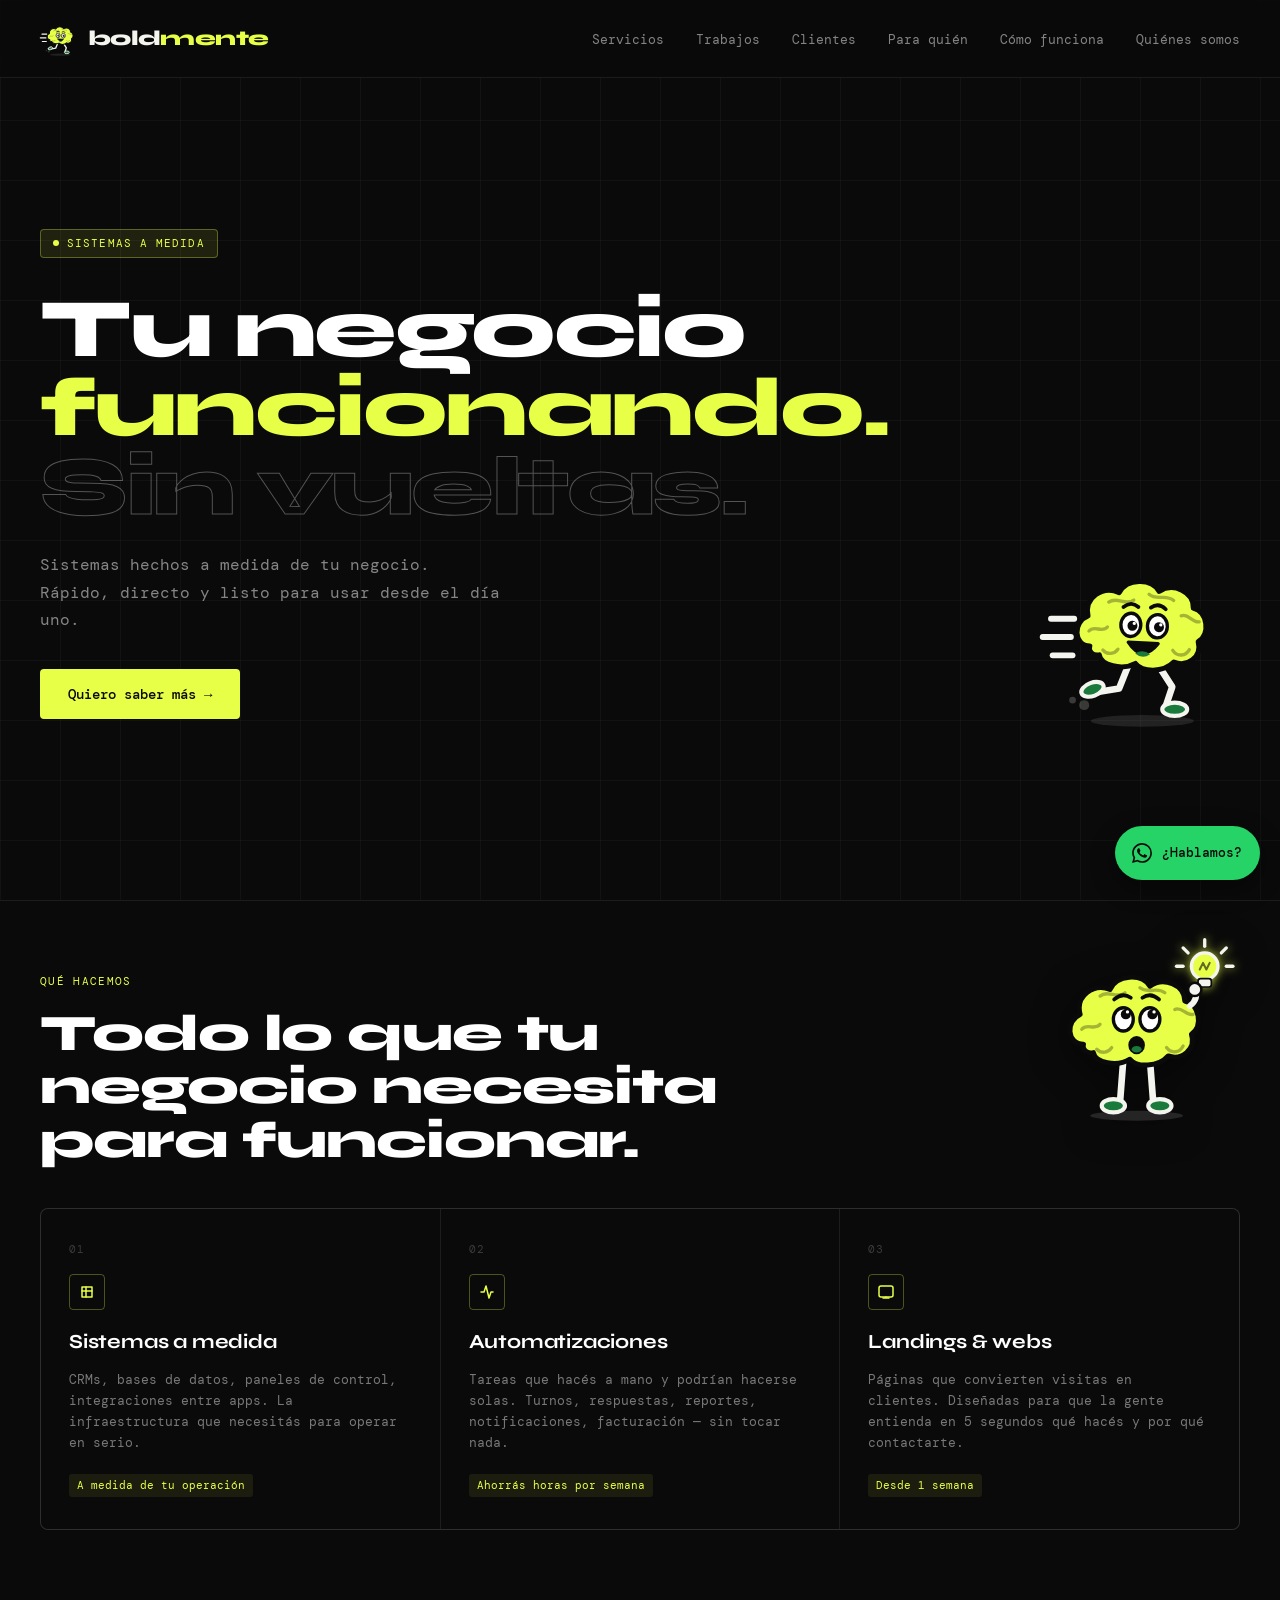
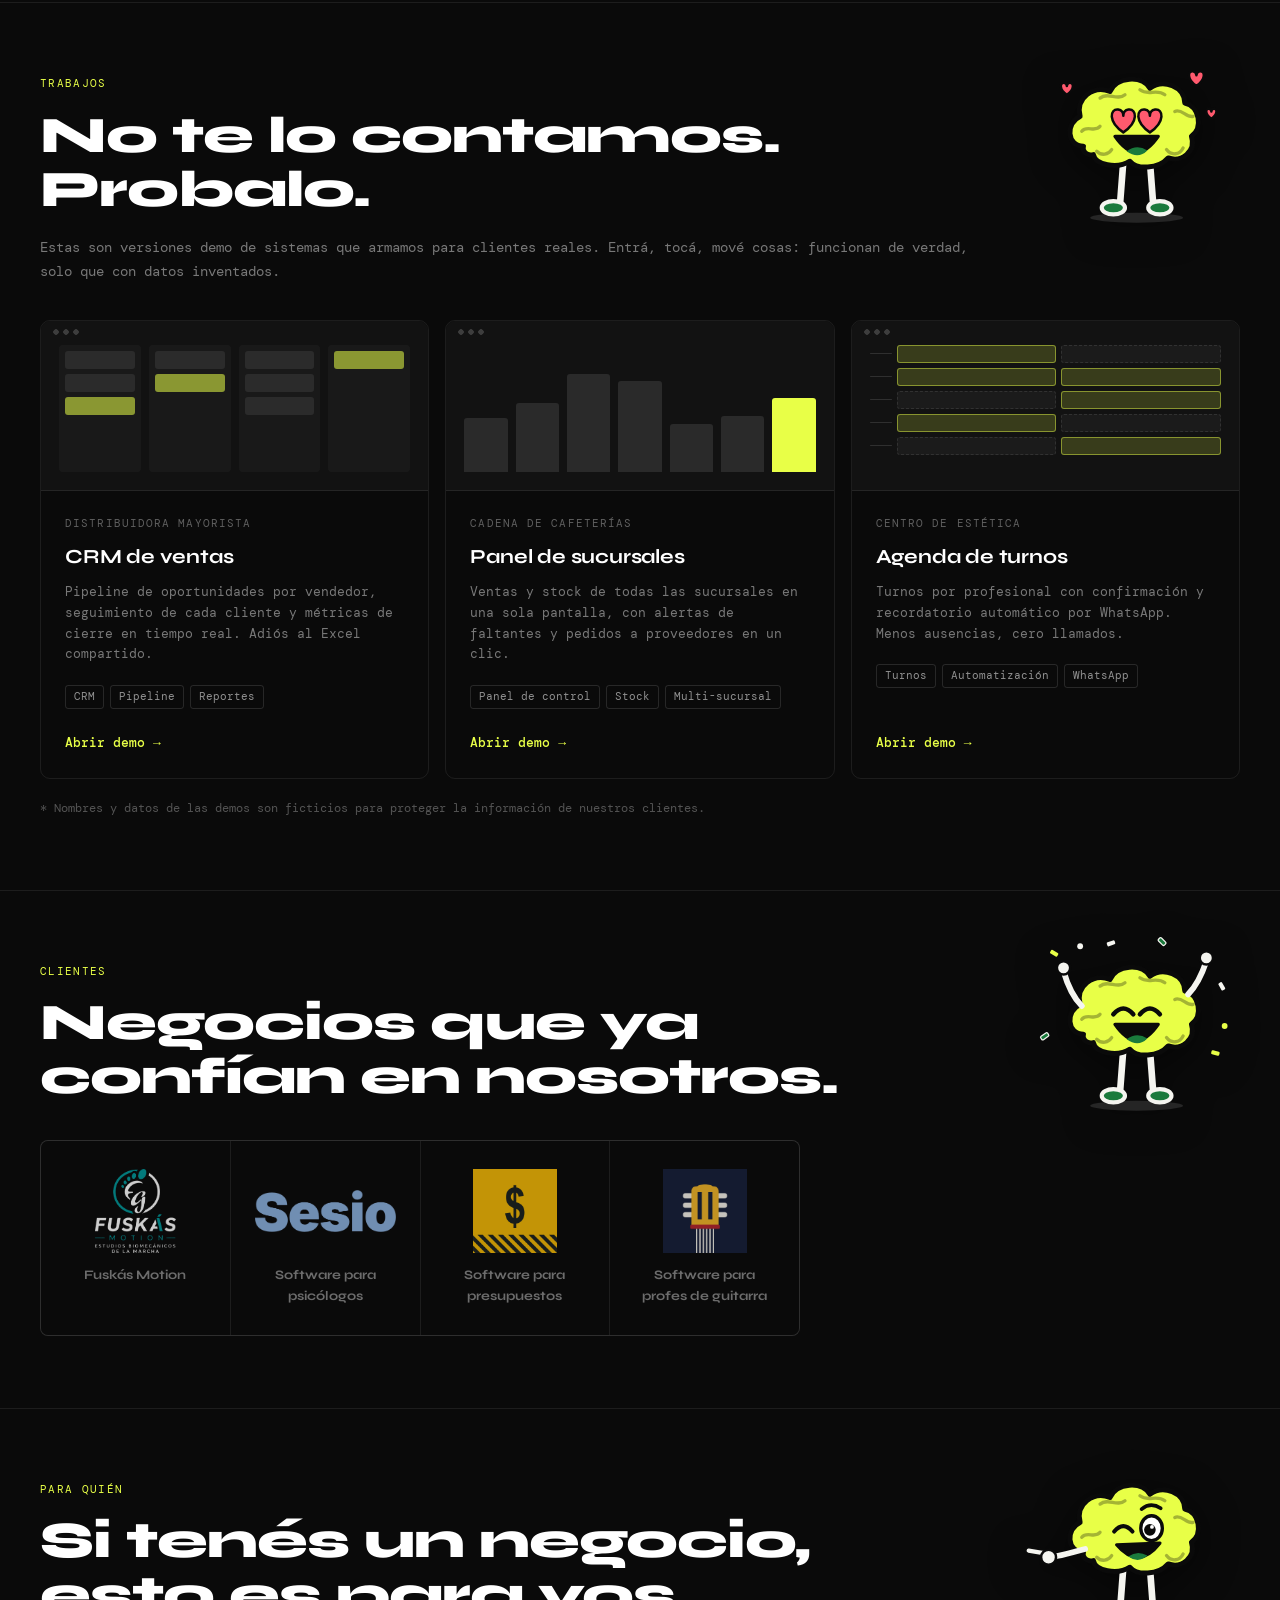
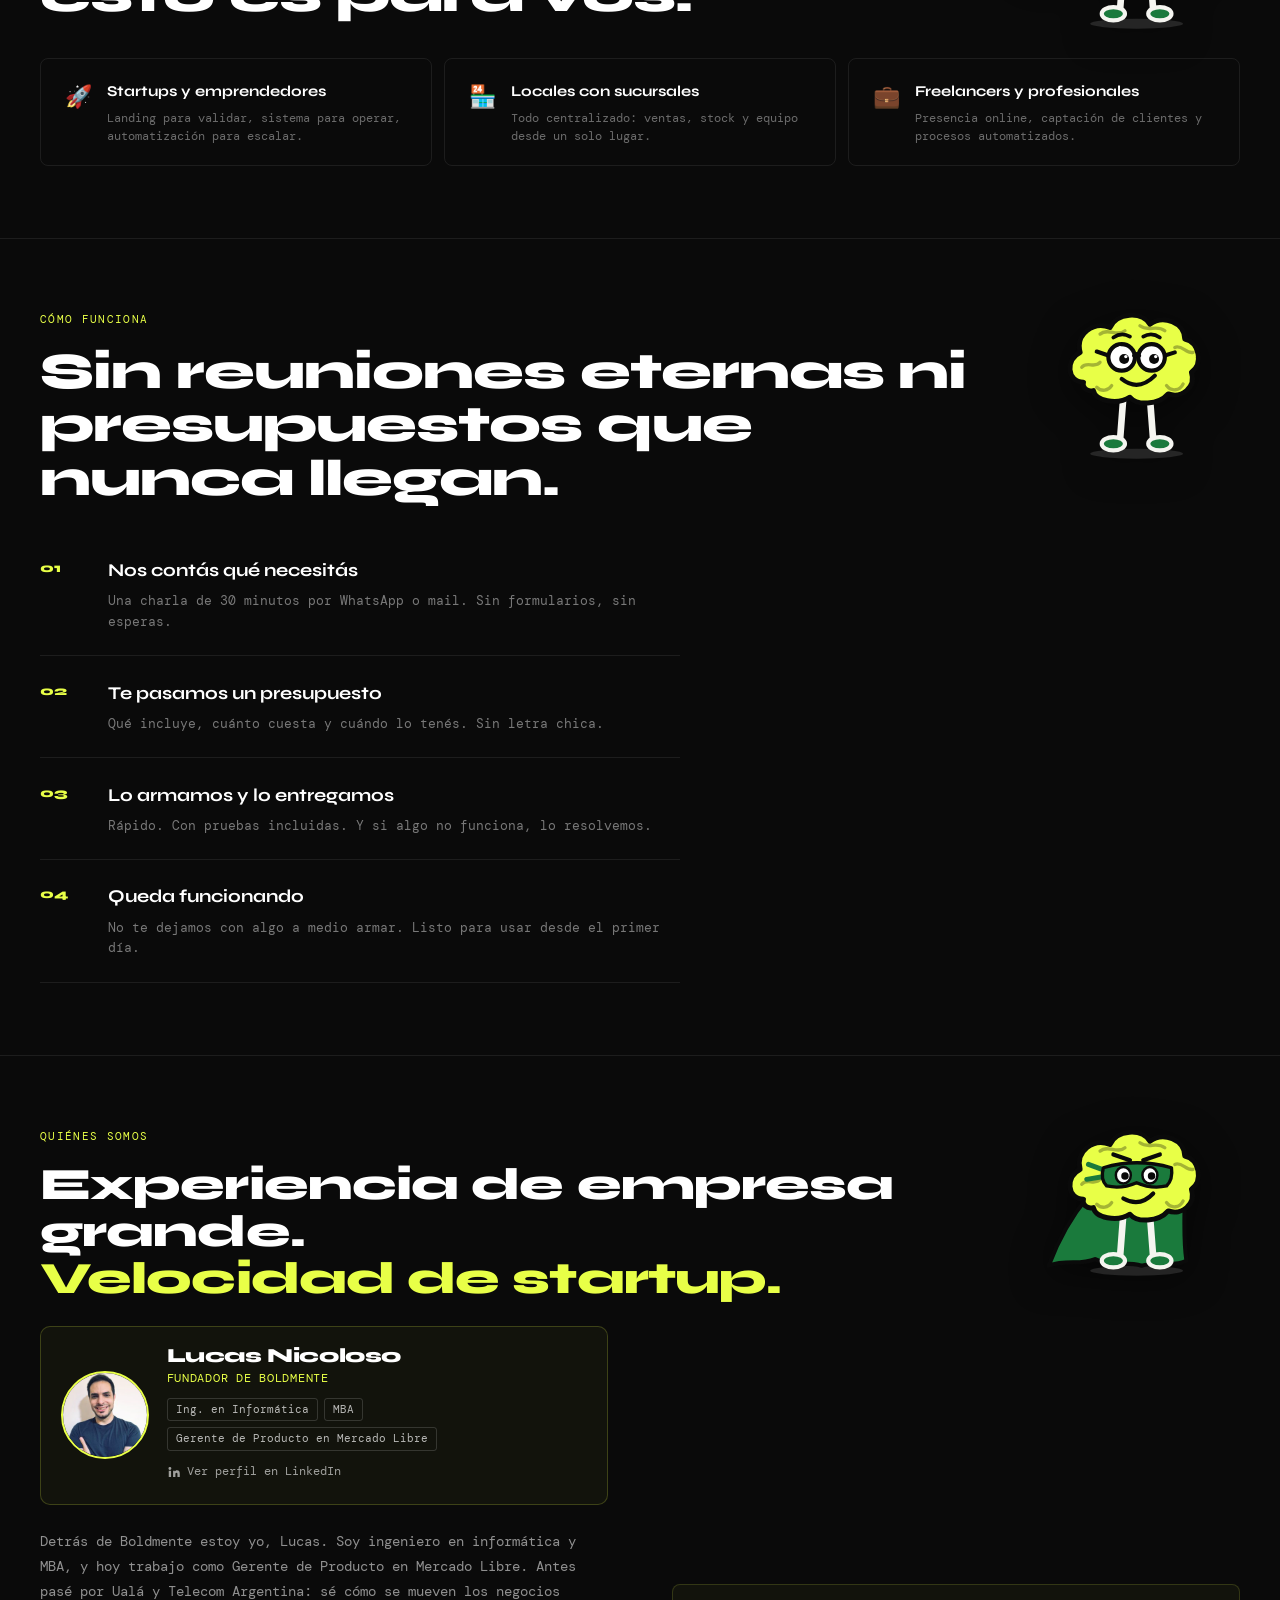
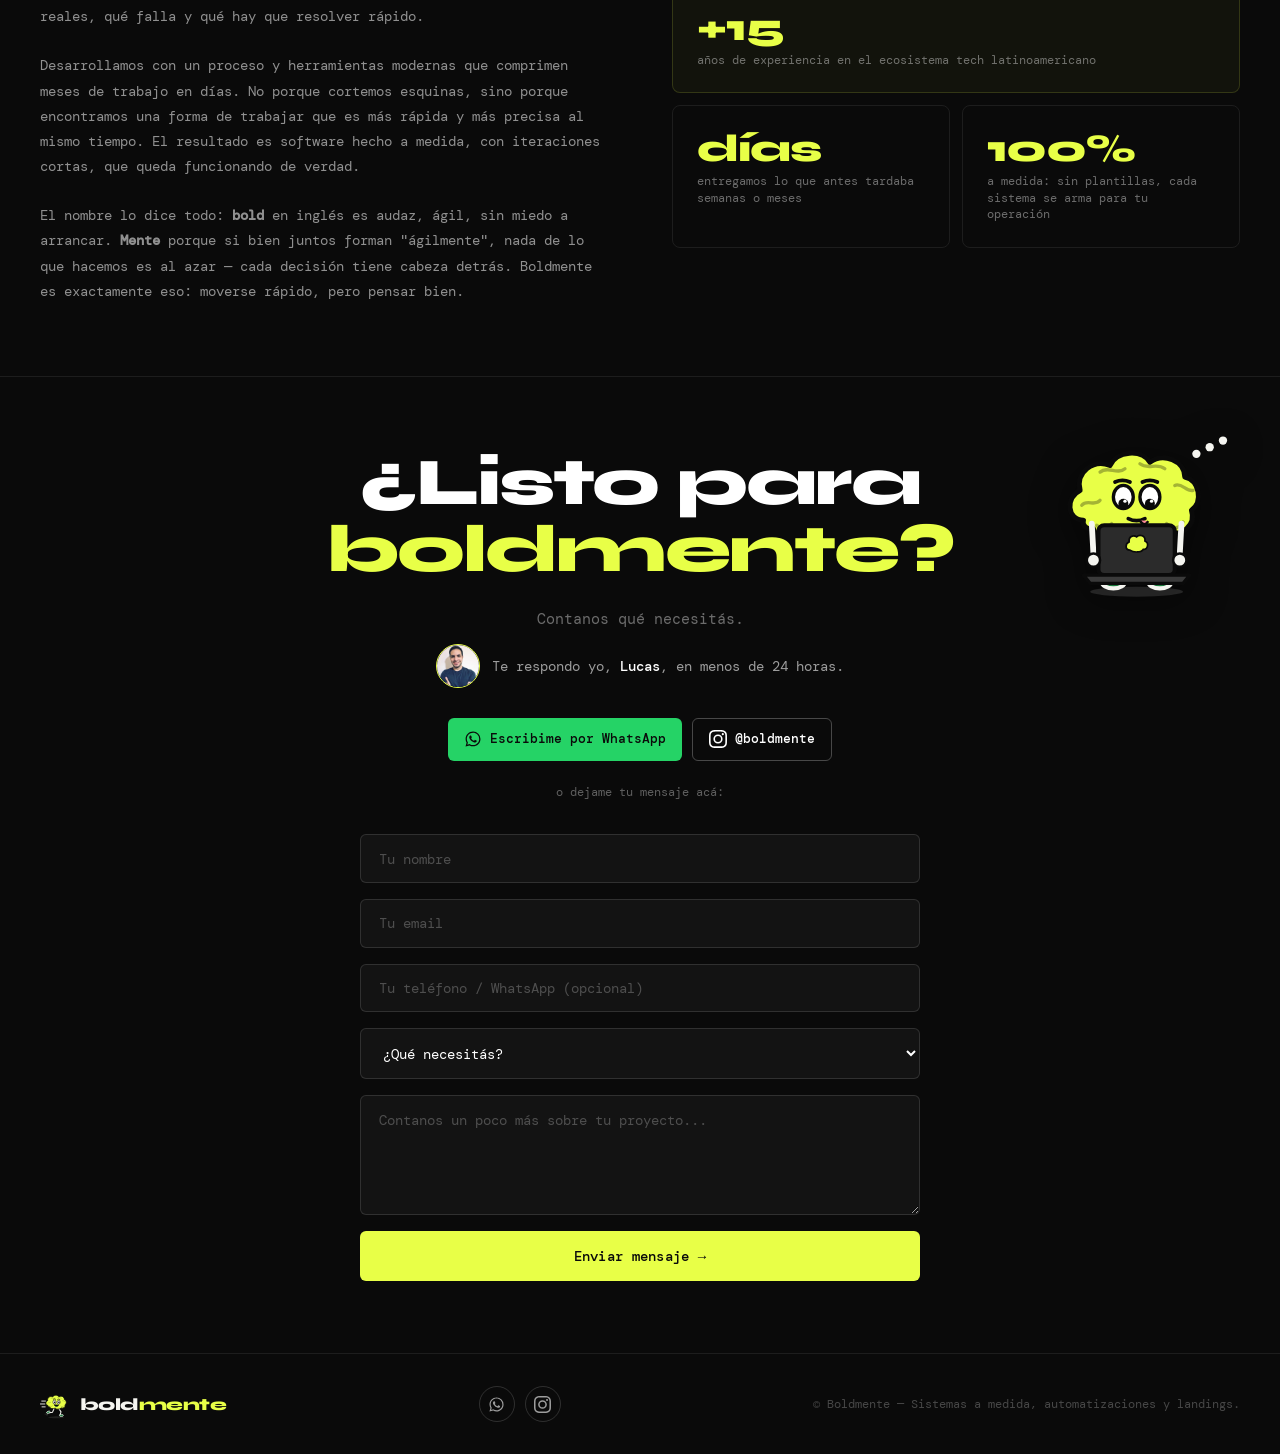
<file: index.html>
<!DOCTYPE html>
<html lang="es">
<head>
<meta charset="UTF-8">
<meta name="viewport" content="width=device-width, initial-scale=1.0">
<title>Boldmente — Sistemas a medida para tu negocio</title>
<meta name="description" content="Armamos sistemas a medida para tu negocio: CRMs, paneles de control, bases de datos e integraciones pensados para cómo trabajás. Rápido, directo y listo para usar desde el día uno.">
<link rel="canonical" href="https://www.boldmente.com.ar/">
<meta property="og:type" content="website">
<meta property="og:url" content="https://www.boldmente.com.ar/">
<meta property="og:title" content="Boldmente — Sistemas a medida para tu negocio">
<meta property="og:description" content="CRMs, paneles de control, bases de datos e integraciones pensados para cómo trabajás. Listos para usar desde el día uno.">
<meta property="og:image" content="https://www.boldmente.com.ar/og-image.png?v=2">
<meta property="og:locale" content="es_AR">
<meta name="twitter:card" content="summary_large_image">
<link rel="icon" href="/favicon.ico?v=2" sizes="any">
<link rel="icon" href="/favicon.svg?v=2" type="image/svg+xml">
<link rel="apple-touch-icon" href="/apple-touch-icon.png?v=2">
<meta name="theme-color" content="#0A0A0A">
<script type="application/ld+json">
{
  "@context": "https://schema.org",
  "@type": "ProfessionalService",
  "name": "Boldmente",
  "url": "https://www.boldmente.com.ar/",
  "logo": "https://www.boldmente.com.ar/apple-touch-icon.png",
  "image": "https://www.boldmente.com.ar/og-image.png",
  "description": "Sistemas a medida para tu negocio: CRMs, paneles de control, bases de datos, integraciones, automatizaciones y landings.",
  "areaServed": { "@type": "Country", "name": "Argentina" },
  "inLanguage": "es-AR"
}
</script>
<!-- Google tag (gtag.js) -->
<script async src="https://www.googletagmanager.com/gtag/js?id=G-70EET15M49"></script>
<script>
  window.dataLayer = window.dataLayer || [];
  function gtag(){dataLayer.push(arguments);}
  gtag('js', new Date());
  gtag('config', 'G-70EET15M49');
</script>

<link rel="preconnect" href="https://fonts.googleapis.com">
<link href="https://fonts.googleapis.com/css2?family=DM+Mono:wght@400;500&family=Syne:wght@700;800&display=swap" rel="stylesheet">
<style>
  *, *::before, *::after { box-sizing: border-box; margin: 0; padding: 0; }

  :root {
    --negro: #0A0A0A;
    --lima: #E8FF47;
    --verde: #1A7A3C;
    --hueso: #F5F5F0;
    --gris: #888;
    --borde: rgba(255,255,255,0.08);
  }

  html { scroll-behavior: smooth; }

  body {
    background: var(--negro);
    color: #fff;
    font-family: 'DM Mono', monospace;
    font-size: 15px;
    line-height: 1.6;
    overflow-x: hidden;
  }



  :root { --gutter: max(2.5rem, calc((100% - 1200px) / 2)); }

  /* nav */
  nav {
    position: fixed; top: 0; left: 0; right: 0; z-index: 100;
    display: flex; align-items: center; justify-content: space-between;
    padding: 1.25rem var(--gutter);
    border-bottom: 0.5px solid var(--borde);
    backdrop-filter: blur(12px);
    background: rgba(10,10,10,0.85);
  }


  .nav-links {
    display: flex; gap: 2rem; list-style: none;
  }
  .nav-links a {
    color: rgba(255,255,255,0.5);
    text-decoration: none;
    font-size: 13px;
    transition: color 0.2s;
  }
  .nav-links a:hover { color: #fff; }

  /* hero */
  .hero {
    min-height: 100vh;
    min-height: 100svh;
    display: flex;
    flex-direction: column;
    justify-content: center;
    padding: 7rem var(--gutter) 4rem;
    position: relative;
    overflow: hidden;
  }

  .hero-bg-grid {
    position: absolute; inset: 0;
    background-image:
      linear-gradient(rgba(255,255,255,0.03) 1px, transparent 1px),
      linear-gradient(90deg, rgba(255,255,255,0.03) 1px, transparent 1px);
    background-size: 60px 60px;
    pointer-events: none;
  }

  .hero-badge {
    display: inline-flex;
    align-items: center;
    gap: 8px;
    background: rgba(232,255,71,0.1);
    border: 0.5px solid rgba(232,255,71,0.3);
    color: var(--lima);
    font-size: 11px;
    letter-spacing: 0.1em;
    text-transform: uppercase;
    padding: 5px 12px;
    border-radius: 4px;
    margin-bottom: 2rem;
    width: fit-content;
  }

  .hero-badge::before {
    content: '';
    width: 6px; height: 6px;
    background: var(--lima);
    border-radius: 50%;
    animation: pulse 2s infinite;
  }

  @keyframes pulse {
    0%, 100% { opacity: 1; }
    50% { opacity: 0.3; }
  }

  .hero-title {
    font-family: 'Syne', sans-serif;
    font-weight: 800;
    font-size: clamp(3rem, 6.5vw, 6rem);
    letter-spacing: -0.03em;
    line-height: 0.95;
    margin-bottom: 1.5rem;
    max-width: 1000px;
  }

  .hero-title .accent { color: var(--lima); }
  .hero-title .outline {
    -webkit-text-stroke: 1px rgba(255,255,255,0.3);
    color: transparent;
  }

  .hero-sub {
    font-size: 16px;
    color: rgba(255,255,255,0.5);
    max-width: 480px;
    line-height: 1.7;
    margin-bottom: 2.25rem;
  }

  .hero-actions {
    display: flex; gap: 12px; flex-wrap: wrap; align-items: center;
  }

  .btn-primary {
    background: var(--lima);
    color: var(--negro);
    font-family: 'DM Mono', monospace;
    font-weight: 500;
    font-size: 14px;
    padding: 14px 28px;
    border-radius: 4px;
    text-decoration: none;
    transition: transform 0.15s, opacity 0.15s;
    display: inline-block;
  }
  .btn-primary:hover { transform: translateY(-2px); opacity: 0.9; }

  .hero-scroll {
    position: absolute;
    bottom: 2rem; left: 2.5rem;
    font-size: 11px;
    letter-spacing: 0.1em;
    color: rgba(255,255,255,0.3);
    text-transform: uppercase;
    display: flex; align-items: center; gap: 8px;
  }

  .hero-scroll::before {
    content: '';
    width: 24px; height: 0.5px;
    background: rgba(255,255,255,0.2);
  }

  /* servicios */
  .section {
    padding: 4.5rem var(--gutter);
    border-top: 0.5px solid var(--borde);
  }

  .section-tag {
    font-size: 11px;
    letter-spacing: 0.12em;
    text-transform: uppercase;
    color: var(--lima);
    margin-bottom: 1rem;
  }

  .servicios-header {
    margin-bottom: 2.5rem;
  }


  .section-title {
    font-family: 'Syne', sans-serif;
    font-weight: 800;
    font-size: clamp(2rem, 4vw, 3.5rem);
    letter-spacing: -0.02em;
    line-height: 1.05;
    margin-bottom: 0;
    max-width: 860px;
  }

  .servicios-grid {
    display: grid;
    grid-template-columns: repeat(auto-fit, minmax(280px, 1fr));
    gap: 1px;
    background: var(--borde);
    border: 0.5px solid var(--borde);
    border-radius: 8px;
    overflow: hidden;
  }

  .servicio-card {
    background: var(--negro);
    padding: 2rem 1.75rem;
    transition: background 0.2s;
    position: relative;
  }

  .servicio-card:hover { background: #111; }

  .servicio-num {
    font-size: 11px;
    color: rgba(255,255,255,0.2);
    letter-spacing: 0.1em;
    margin-bottom: 1rem;
  }

  .servicio-icon {
    width: 36px; height: 36px;
    border: 0.5px solid rgba(232,255,71,0.3);
    border-radius: 4px;
    display: flex; align-items: center; justify-content: center;
    margin-bottom: 1rem;
  }

  .servicio-icon svg { width: 18px; height: 18px; }

  .servicio-nombre {
    font-family: 'Syne', sans-serif;
    font-weight: 700;
    font-size: 20px;
    margin-bottom: 0.75rem;
    letter-spacing: -0.01em;
  }

  .servicio-desc {
    font-size: 13px;
    color: rgba(255,255,255,0.45);
    line-height: 1.6;
  }

  .servicio-tag {
    display: inline-block;
    margin-top: 1.25rem;
    font-size: 11px;
    color: var(--lima);
    background: rgba(232,255,71,0.08);
    padding: 3px 8px;
    border-radius: 3px;
  }

  /* trabajos / demos */
  .trabajos-intro {
    font-size: 14px;
    color: rgba(255,255,255,0.45);
    max-width: 560px;
    line-height: 1.7;
    margin-top: 1.25rem;
  }

  .trabajos-grid {
    display: grid;
    grid-template-columns: repeat(auto-fit, minmax(300px, 1fr));
    gap: 16px;
    margin-top: 2.25rem;
  }

  .trabajo-card {
    border: 0.5px solid var(--borde);
    border-radius: 10px;
    overflow: hidden;
    text-decoration: none;
    color: #fff;
    display: flex;
    flex-direction: column;
    transition: border-color 0.2s, transform 0.2s;
  }
  .trabajo-card:hover {
    border-color: rgba(232,255,71,0.35);
    transform: translateY(-3px);
  }

  .trabajo-preview {
    height: 170px;
    background: #121212;
    border-bottom: 0.5px solid var(--borde);
    padding: 18px;
    position: relative;
    overflow: hidden;
  }
  .trabajo-preview::before {
    content: '';
    position: absolute;
    top: 8px; left: 10px;
    width: 30px; height: 6px;
    background:
      radial-gradient(circle, rgba(255,255,255,0.18) 2.5px, transparent 3px) 0 0 / 10px 6px repeat-x;
  }

  .mock-kanban { display: grid; grid-template-columns: repeat(4, 1fr); gap: 8px; height: 100%; padding-top: 6px; }
  .mock-kanban div { background: rgba(255,255,255,0.03); border-radius: 4px; padding: 6px; display: flex; flex-direction: column; gap: 5px; }
  .mock-kanban span { display: block; height: 18px; border-radius: 3px; background: rgba(255,255,255,0.08); }
  .mock-kanban span.on { background: rgba(232,255,71,0.55); }

  .mock-barras { display: flex; align-items: flex-end; gap: 8px; height: 100%; padding-top: 14px; }
  .mock-barras span { flex: 1; border-radius: 3px 3px 0 0; background: rgba(255,255,255,0.1); }
  .mock-barras span.on { background: var(--lima); }

  .mock-agenda { display: grid; grid-template-columns: 22px 1fr 1fr; gap: 5px; padding-top: 6px; }
  .mock-agenda i { height: 18px; border-radius: 3px; background: rgba(255,255,255,0.04); border: 0.5px dashed rgba(255,255,255,0.1); }
  .mock-agenda i.h { background: none; border: none; border-top: 0.5px solid rgba(255,255,255,0.12); margin-top: 8px; height: 0; }
  .mock-agenda i.on { background: rgba(232,255,71,0.18); border: 0.5px solid rgba(232,255,71,0.45); }

  .trabajo-body { padding: 1.5rem; display: flex; flex-direction: column; flex: 1; }

  .trabajo-rubro {
    font-size: 11px;
    letter-spacing: 0.1em;
    text-transform: uppercase;
    color: rgba(255,255,255,0.35);
    margin-bottom: 0.5rem;
  }

  .trabajo-nombre {
    font-family: 'Syne', sans-serif;
    font-weight: 700;
    font-size: 20px;
    letter-spacing: -0.01em;
    margin-bottom: 0.6rem;
  }

  .trabajo-desc {
    font-size: 13px;
    color: rgba(255,255,255,0.45);
    line-height: 1.6;
    margin-bottom: 1.25rem;
  }

  .trabajo-tags { display: flex; flex-wrap: wrap; gap: 6px; margin-bottom: 1.5rem; }
  .trabajo-tags span {
    font-size: 11px;
    color: rgba(255,255,255,0.55);
    border: 0.5px solid rgba(255,255,255,0.12);
    padding: 2px 8px;
    border-radius: 3px;
  }

  .trabajo-link {
    margin-top: auto;
    font-size: 13px;
    color: var(--lima);
    font-weight: 500;
  }

  .trabajos-nota {
    font-size: 12px;
    color: rgba(255,255,255,0.3);
    margin-top: 1.25rem;
  }

  /* clientes */
  .clientes-logos {
    display: grid;
    grid-template-columns: repeat(auto-fit, minmax(160px, 1fr));
    gap: 1px;
    background: var(--borde);
    border: 0.5px solid var(--borde);
    border-radius: 8px;
    overflow: hidden;
    margin-top: 2.25rem;
    max-width: 760px;
  }

  .cliente-logo {
    background: var(--negro);
    min-height: 110px;
    display: flex;
    align-items: center;
    justify-content: flex-start;
    padding: 1.75rem 1.5rem;
    font-family: 'Syne', sans-serif;
    font-weight: 700;
    font-size: 15px;
    color: rgba(255,255,255,0.4);
    text-align: center;
    text-decoration: none;
    flex-direction: column;
    gap: 0.75rem;
    transition: color 0.2s, background 0.2s;
  }
  .cliente-logo:hover { color: #fff; background: #111; }
  .cliente-logo img {
    width: 100%;
    max-width: 170px;
    height: 84px;
    object-fit: contain;
    opacity: 0.8;
    transition: opacity 0.2s, transform 0.2s;
  }
  .cliente-logo:hover img { opacity: 1; transform: scale(1.04); }
  .cliente-logo span { font-size: 13px; }

  /* para quién */
  .para-quien-grid {
    display: grid;
    grid-template-columns: repeat(auto-fit, minmax(200px, 1fr));
    gap: 12px;
    margin-top: 2.25rem;
  }

  .cliente-card {
    border: 0.5px solid var(--borde);
    border-radius: 8px;
    padding: 1.25rem 1.5rem;
    display: grid;
    grid-template-columns: 28px 1fr;
    column-gap: 0.85rem;
    transition: border-color 0.2s, background 0.2s;
  }
  .cliente-card:hover {
    border-color: rgba(232,255,71,0.3);
    background: rgba(232,255,71,0.03);
  }

  .cliente-icon {
    font-size: 22px;
    grid-row: span 2;
  }

  .cliente-nombre {
    font-family: 'Syne', sans-serif;
    font-weight: 700;
    font-size: 15px;
    margin-bottom: 0.4rem;
  }

  .cliente-desc {
    font-size: 12px;
    color: rgba(255,255,255,0.4);
    line-height: 1.5;
  }

  /* cómo funciona */
  .proceso-list {
    display: flex;
    flex-direction: column;
    gap: 0;
    max-width: 640px;
    margin-top: 1.75rem;
  }

  .proceso-step {
    display: grid;
    grid-template-columns: 48px 1fr;
    gap: 1.25rem;
    padding: 1.4rem 0;
    border-bottom: 0.5px solid var(--borde);
    position: relative;
  }

  .paso-num {
    font-family: 'Syne', sans-serif;
    font-weight: 800;
    font-size: 13px;
    color: var(--lima);
    padding-top: 2px;
  }

  .paso-content {}

  .paso-titulo {
    font-family: 'Syne', sans-serif;
    font-weight: 700;
    font-size: 18px;
    margin-bottom: 0.4rem;
  }

  .paso-desc {
    font-size: 13px;
    color: rgba(255,255,255,0.45);
    line-height: 1.6;
  }

  /* quienes somos */
  /* la tarjeta del fundador va arriba a la izquierda; las cifras se centran contra los párrafos de abajo */
  .nosotros-inner {
    display: grid;
    grid-template-columns: minmax(0, 1fr) minmax(0, 1fr);
    column-gap: 4rem;
    align-items: start;
  }
  .nosotros-col { display: contents; }
  .nosotros-col > .fundador { grid-column: 1; grid-row: 1; }
  .nosotros-col > .nosotros-texto { grid-column: 1; }
  .nosotros-col > .nosotros-texto:last-child { margin-bottom: 0; }
  .nosotros-stats { grid-column: 2; grid-row: 2 / span 3; align-self: center; }

  @media (max-width: 700px) {
    .nosotros-inner { grid-template-columns: minmax(0, 1fr); }
    .nosotros-stats { grid-column: 1; grid-row: auto; margin-top: 1rem; grid-template-columns: minmax(0, 1fr) minmax(0, 1fr); }
  }

  .nosotros-tagline {
    font-family: 'Syne', sans-serif;
    font-weight: 800;
    font-size: clamp(1.8rem, 3.5vw, 3rem);
    letter-spacing: -0.02em;
    line-height: 1.05;
    margin-bottom: 1.5rem;
  }

  .nosotros-tagline .lima { color: var(--lima); }

  .nosotros-texto {
    font-size: 14px;
    color: rgba(255,255,255,0.55);
    line-height: 1.8;
    margin-bottom: 1.5rem;
  }

  .nosotros-empresas {
    display: flex;
    flex-wrap: wrap;
    align-items: center;
    gap: 12px;
    margin-top: 0.5rem;
  }

  .empresas-label {
    font-size: 11px;
    color: rgba(255,255,255,0.35);
    letter-spacing: 0.08em;
    text-transform: uppercase;
    margin-right: 4px;
  }

  .empresa-badge {
    font-size: 13px;
    font-weight: 500;
    color: rgba(255,255,255,0.5);
    letter-spacing: 0.02em;
  }

  .empresa-badge + .empresa-badge::before {
    content: '·';
    margin-right: 12px;
    color: rgba(255,255,255,0.2);
  }

  .nosotros-stats {
    display: grid;
    grid-template-columns: minmax(0, 1fr) minmax(0, 1fr);
    gap: 12px;
  }

  .stat-box {
    border: 0.5px solid rgba(255,255,255,0.08);
    border-radius: 8px;
    padding: 1.5rem;
  }

  .stat-box:first-child {
    grid-column: span 2;
    background: rgba(232,255,71,0.04);
    border-color: rgba(232,255,71,0.15);
  }

  .stat-num {
    font-family: 'Syne', sans-serif;
    font-weight: 800;
    font-size: clamp(1.75rem, 3vw, 2.5rem);
    letter-spacing: -0.03em;
    color: var(--lima);
    line-height: 1;
    margin-bottom: 4px;
  }

  .stat-label {
    font-size: 12px;
    color: rgba(255,255,255,0.4);
    line-height: 1.4;
  }

  /* fundador */
  .fundador {
    display: flex;
    align-items: center;
    gap: 1.1rem;
    padding: 1.1rem 1.25rem;
    margin-bottom: 1.5rem;
    border: 0.5px solid rgba(232,255,71,0.2);
    background: rgba(232,255,71,0.04);
    border-radius: 10px;
  }
  .fundador img {
    width: 88px; height: 88px;
    border-radius: 50%;
    object-fit: cover;
    flex-shrink: 0;
    border: 2px solid var(--lima);
  }
  .fundador-info { min-width: 0; }
  .fundador-nombre { font-family: 'Syne', sans-serif; font-weight: 800; font-size: 20px; letter-spacing: -0.02em; line-height: 1.1; }
  .fundador-rol { font-size: 12px; color: var(--lima); letter-spacing: 0.06em; text-transform: uppercase; margin-top: 2px; }
  .fundador-chips { list-style: none; display: flex; flex-wrap: wrap; gap: 6px; margin: 0.6rem 0 0.7rem; }
  .fundador-chips li { font-size: 11px; color: rgba(255,255,255,0.7); border: 0.5px solid rgba(255,255,255,0.15); padding: 2px 8px; border-radius: 3px; }
  .fundador-link { display: inline-flex; align-items: center; gap: 6px; font-size: 12px; color: rgba(255,255,255,0.6); text-decoration: none; transition: color 0.2s; }
  .fundador-link:hover { color: var(--lima); }

  .cta-persona {
    display: inline-flex;
    align-items: center;
    gap: 0.75rem;
    margin-top: 0.85rem;
    font-size: 14px;
    color: rgba(255,255,255,0.6);
    text-align: left;
  }
  .cta-persona img { width: 44px; height: 44px; border-radius: 50%; object-fit: cover; border: 1.5px solid var(--lima); flex-shrink: 0; }
  .cta-persona strong { color: #fff; font-weight: 500; }

  /* canales directos: WhatsApp e Instagram */
  .canales { display: flex; justify-content: center; flex-wrap: wrap; gap: 10px; margin-top: 1.4rem; }
  .canal {
    display: inline-flex; align-items: center; gap: 8px;
    padding: 10px 16px;
    border-radius: 6px;
    font-family: 'DM Mono', monospace; font-size: 13px; font-weight: 500;
    text-decoration: none;
    transition: transform 0.15s, background 0.2s, border-color 0.2s;
  }
  .canal svg { width: 18px; height: 18px; flex-shrink: 0; }
  .canal:hover { transform: translateY(-2px); }
  .canal-wa { background: #25D366; color: #0A0A0A; }
  .canal-wa:hover { background: #2fe374; }
  .canal-ig { color: #fff; border: 0.5px solid rgba(255,255,255,0.25); }
  .canal-ig:hover { border-color: var(--lima); color: var(--lima); }
  .canales-o { font-size: 12px; color: rgba(255,255,255,0.35); margin-top: 1.4rem; }

  .footer-redes { display: flex; gap: 10px; }
  .footer-redes a {
    width: 36px; height: 36px; border-radius: 50%;
    display: grid; place-items: center;
    color: rgba(255,255,255,0.6);
    border: 0.5px solid rgba(255,255,255,0.15);
    transition: color 0.2s, border-color 0.2s;
  }
  .footer-redes a:hover { color: var(--lima); border-color: var(--lima); }
  .footer-redes svg { width: 17px; height: 17px; }

  /* botón flotante de WhatsApp */
  .wa-flotante {
    position: fixed;
    right: 20px;
    bottom: calc(20px + env(safe-area-inset-bottom, 0px));
    z-index: 95;
    display: inline-flex; align-items: center; gap: 8px;
    height: 54px;
    padding: 0 18px 0 15px;
    border-radius: 999px;
    background: #25D366;
    color: #0A0A0A;
    font-family: 'DM Mono', monospace; font-size: 13px; font-weight: 500;
    text-decoration: none;
    box-shadow: 0 8px 24px rgba(0,0,0,0.45);
    transition: transform 0.3s cubic-bezier(.3,1.4,.5,1), opacity 0.25s;
  }
  .wa-flotante svg { width: 24px; height: 24px; }
  .wa-flotante:hover { transform: translateY(-3px); }
  .wa-flotante.oculto { opacity: 0; transform: translateY(20px) scale(0.8); pointer-events: none; }
  .wa-flotante:focus-visible, .canal:focus-visible, .footer-redes a:focus-visible { outline: 2px solid var(--lima); outline-offset: 3px; }

  /* cta final */
  .cta-section {
    padding: 4.5rem var(--gutter);
    border-top: 0.5px solid var(--borde);
    text-align: center;
  }

  .contacto-form {
    display: flex;
    flex-direction: column;
    gap: 1rem;
    max-width: 560px;
    margin: 2rem auto 0;
    text-align: left;
  }

  .contacto-form input,
  .contacto-form textarea,
  .contacto-form select {
    background: rgba(255,255,255,0.04);
    border: 0.5px solid rgba(255,255,255,0.12);
    border-radius: 6px;
    padding: 0.9rem 1.1rem;
    color: #fff;
    font-family: 'DM Mono', monospace;
    font-size: 14px;
    width: 100%;
    outline: none;
    transition: border-color 0.2s;
  }

  .contacto-form input::placeholder,
  .contacto-form textarea::placeholder {
    color: rgba(255,255,255,0.25);
  }

  .contacto-form input:focus,
  .contacto-form textarea:focus,
  .contacto-form select:focus {
    border-color: rgba(232,255,71,0.4);
  }

  .contacto-form select option {
    background: #1a1a1a;
    color: #fff;
  }

  .contacto-form textarea {
    resize: vertical;
    min-height: 120px;
  }

  .contacto-form button {
    background: var(--lima);
    color: var(--negro);
    border: none;
    border-radius: 6px;
    padding: 1rem 2rem;
    font-family: 'DM Mono', monospace;
    font-size: 14px;
    font-weight: 500;
    cursor: pointer;
    transition: opacity 0.2s, transform 0.15s;
    letter-spacing: 0.02em;
  }

  .contacto-form button:hover {
    opacity: 0.88;
    transform: translateY(-2px);
  }

  .contacto-success {
    display: none;
    flex-direction: column;
    align-items: center;
    gap: 1rem;
    max-width: 560px;
    margin: 2.5rem auto 0;
    padding: 2.5rem;
    border: 0.5px solid rgba(232,255,71,0.3);
    border-radius: 8px;
    background: rgba(232,255,71,0.04);
  }


  .contacto-success p {
    color: rgba(255,255,255,0.7);
    font-size: 15px;
    line-height: 1.7;
    text-align: center;
  }

  .cta-title {
    font-family: 'Syne', sans-serif;
    font-weight: 800;
    font-size: clamp(2.5rem, 6vw, 5rem);
    letter-spacing: -0.03em;
    line-height: 1;
    margin-bottom: 1.5rem;
  }

  .cta-title .lima { color: var(--lima); }

  .cta-sub {
    font-size: 15px;
    color: rgba(255,255,255,0.4);
    margin-bottom: 0;
    max-width: 400px;
    margin-left: auto;
    margin-right: auto;
    line-height: 1.6;
  }

  .cta-contact {
    display: inline-flex;
    align-items: center;
    gap: 12px;
    background: var(--lima);
    color: var(--negro);
    font-family: 'DM Mono', monospace;
    font-weight: 500;
    font-size: 15px;
    padding: 16px 36px;
    border-radius: 4px;
    text-decoration: none;
    transition: transform 0.15s, opacity 0.15s;
  }
  .cta-contact:hover { transform: translateY(-3px); opacity: 0.9; }

  .contact-options {
    display: flex;
    justify-content: center;
    gap: 2rem;
    margin-top: 2rem;
    flex-wrap: wrap;
  }

  .contact-opt {
    font-size: 13px;
    color: rgba(255,255,255,0.35);
    display: flex;
    align-items: center;
    gap: 6px;
  }

  .contact-opt a {
    color: rgba(255,255,255,0.6);
    text-decoration: none;
    transition: color 0.2s;
  }
  .contact-opt a:hover { color: var(--lima); }

  /* footer */
  footer {
    border-top: 0.5px solid var(--borde);
    padding: 2rem var(--gutter);
    display: flex;
    justify-content: space-between;
    align-items: center;
    flex-wrap: wrap;
    gap: 1rem;
  }


  .footer-copy {
    font-size: 12px;
    color: rgba(255,255,255,0.25);
  }

  /* logo: cerebro corriendo + "boldmente" */
  .logo, .footer-logo {
    display: inline-flex;
    align-items: center;
    gap: 0.5rem;
    font-family: 'Syne', sans-serif;
    font-weight: 800;
    letter-spacing: -0.03em;
    color: #F5F5F0;
    text-decoration: none;
    line-height: 1;
  }
  .logo { font-size: 21px; }
  .logo .bm { width: 40px; height: 37px; flex-shrink: 0; overflow: visible; }
  .footer-logo { font-size: 17px; }
  .footer-logo .bm { width: 32px; height: 29px; flex-shrink: 0; overflow: visible; }
  .wm-bold { color: #F5F5F0; }
  .wm-mente { color: var(--lima); }

  /* partes animables del cerebro (unidades del viewBox) */
  .bm-leg, .bm-body, .bm-eyes, .bm-pupils, .bm-speed, .bm-dust { transform-box: view-box; }
  .bm-leg-back { transform-origin: 106px 138px; }
  .bm-leg-front { transform-origin: 140px 138px; }
  .bm-eyes { transform-origin: 124px 92px; }
  .bm-speed { transform-origin: 40px 106px; }

  @keyframes bm-leg-a { 0%, 100% { transform: rotate(-16deg); } 50% { transform: rotate(18deg); } }
  @keyframes bm-leg-b { 0%, 100% { transform: rotate(18deg); } 50% { transform: rotate(-16deg); } }
  @keyframes bm-bob { 0%, 100% { transform: translateY(0); } 50% { transform: translateY(-7px); } }
  @keyframes bm-speed { 0% { transform: translateX(8px) scaleX(0.6); opacity: 0.2; } 50% { opacity: 1; } 100% { transform: translateX(-10px) scaleX(1.1); opacity: 0.25; } }
  @keyframes bm-dust { 0% { transform: translate(0, 0); opacity: 0.25; } 100% { transform: translate(-26px, -6px); opacity: 0; } }
  @keyframes bm-blink { 0%, 92%, 100% { transform: scaleY(1); } 95% { transform: scaleY(0.1); } }
  @keyframes bm-run-in { from { transform: translateX(-28px); opacity: 0; } to { transform: translateX(0); opacity: 1; } }

  .bm.running .bm-leg-back { animation: bm-leg-a 0.44s ease-in-out infinite; }
  .bm.running .bm-leg-front { animation: bm-leg-b 0.44s ease-in-out infinite; }
  .bm.running .bm-body { animation: bm-bob 0.22s ease-in-out infinite; }
  .bm.running .bm-speed { animation: bm-speed 0.44s linear infinite; }
  .bm.running .bm-dust { animation: bm-dust 0.44s ease-out infinite; }
  .bm .bm-eyes { animation: bm-blink 4.2s ease-in-out infinite; }
  .bm .bm-pupils { transition: transform 0.25s ease-out; }

  /* menú: entra corriendo al cargar y vuelve a correr con el mouse */
  .logo .bm { animation: bm-run-in 0.9s cubic-bezier(.2,.8,.3,1) both; }
  .logo:hover .bm-leg-back, .footer-logo:hover .bm-leg-back { animation: bm-leg-a 0.44s ease-in-out infinite; }
  .logo:hover .bm-leg-front, .footer-logo:hover .bm-leg-front { animation: bm-leg-b 0.44s ease-in-out infinite; }
  .logo:hover .bm-body, .footer-logo:hover .bm-body { animation: bm-bob 0.22s ease-in-out infinite; }
  .logo:hover .bm-speed, .footer-logo:hover .bm-speed { animation: bm-speed 0.44s linear infinite; }

  /* hero: el cerebro corre en el lugar */
  .hero-content { position: relative; z-index: 1; }
  .hero-mascot {
    position: absolute;
    right: 0;
    bottom: -0.75rem;
    /* el dibujo del hero usa un viewBox más angosto que el de las secciones: 240/262 deja al cerebro del mismo tamaño */
    width: calc(var(--buddy-w) * 240 / 262);
    pointer-events: none;
  }
  .hero-mascot .bm { width: 100%; height: auto; display: block; overflow: visible; }

  /* formulario enviado: festeja */
  .bm-party { width: 150px; height: auto; overflow: visible; }
  .bm-party-jump, .bm-arm, .bm-confetti, .bm-party-shadow { transform-box: view-box; }
  .bm-arm-l { transform-origin: 58px 86px; }
  .bm-arm-r { transform-origin: 186px 72px; }
  .bm-party-shadow { transform-origin: 122px 210px; }
  @keyframes bm-jump { 0%, 100% { transform: translateY(0); } 45% { transform: translateY(-22px); } 55% { transform: translateY(-22px); } }
  @keyframes bm-shadow { 0%, 100% { transform: scaleX(1); opacity: 0.1; } 50% { transform: scaleX(0.7); opacity: 0.05; } }
  @keyframes bm-wave-l { 0%, 100% { transform: rotate(0deg); } 50% { transform: rotate(-14deg); } }
  @keyframes bm-wave-r { 0%, 100% { transform: rotate(0deg); } 50% { transform: rotate(14deg); } }
  @keyframes bm-confetti { 0% { transform: translateY(-14px); opacity: 0; } 20% { opacity: 1; } 100% { transform: translateY(18px); opacity: 0; } }
  .bm-party-jump { animation: bm-jump 0.7s cubic-bezier(.3,0,.3,1) infinite; }
  .bm-party-shadow { animation: bm-shadow 0.7s cubic-bezier(.3,0,.3,1) infinite; }
  .bm-arm-l { animation: bm-wave-l 0.35s ease-in-out infinite; }
  .bm-arm-r { animation: bm-wave-r 0.35s ease-in-out infinite; }
  .bm-confetti { animation: bm-confetti 1.4s ease-in infinite; }

  @media (prefers-reduced-motion: reduce) {
    .bm *, .bm, .bm-party * { animation: none !important; transition: none !important; }
  }

  /* cerebro compañero: uno por sección, arriba a la derecha */
  :root { --buddy-w: clamp(170px, 17vw, 250px); }
  .has-buddy { position: relative; }
  .buddy {
    position: absolute;
    top: 2rem;
    right: var(--gutter);
    width: var(--buddy-w);
    z-index: 2;
    pointer-events: none;
    transition: opacity 0.4s ease, transform 0.6s cubic-bezier(.3,1.5,.5,1);
  }
  .buddy.wait { opacity: 0; transform: translateY(24px) scale(0.6) rotate(-6deg); }
  .buddy.off * { animation-play-state: paused !important; }
  .buddy .bc { width: 100%; height: auto; display: block; overflow: visible; filter: drop-shadow(0 8px 18px rgba(0,0,0,0.5)); }
  /* los títulos dejan lugar al cerebro */
  .has-buddy > .section-tag,
  .has-buddy > .section-title,
  .has-buddy > .servicios-header,
  .has-buddy > .trabajos-intro,
  .has-buddy > .nosotros-tagline { max-width: calc(100% - var(--buddy-w) - 2rem); }
  #contacto .cta-title { padding-inline: calc(var(--buddy-w) + 1rem); font-size: clamp(2.25rem, 4.6vw + 0.5rem, 5rem); }

  /* menú en pantallas medianas: menos espacio entre links, y sin links donde no entran */
  @media (max-width: 1180px) { .nav-links { gap: 1.25rem; } }
  @media (max-width: 939px) { .nav-links { display: none; } }
  @media (max-width: 1040px) {
    #contacto .buddy { width: 130px; }
    #contacto .cta-title { padding-inline: 146px; }
  }
  @media (max-width: 820px) {
    #contacto .buddy { position: relative; top: auto; right: auto; float: right; width: 118px; margin: -0.75rem -0.5rem 0.25rem 0.5rem; }
    #contacto .cta-title { padding-inline: 0; font-size: clamp(1.6rem, 6vw, 3rem); }
  }
  .bc * { transform-box: view-box; }

  .bc-face, .bc-front, .bc-back { opacity: 0; transition: opacity 0.18s ease; }
  .buddy[data-state="default"] .bc-s-default,
  .buddy[data-state="idea"] .bc-s-idea,
  .buddy[data-state="love"] .bc-s-love,
  .buddy[data-state="party"] .bc-s-party,
  .buddy[data-state="point"] .bc-s-point,
  .buddy[data-state="glasses"] .bc-s-glasses,
  .buddy[data-state="hero"] .bc-s-hero,
  .buddy[data-state="type"] .bc-s-type { opacity: 1; }


  /* respiración de base */
  @keyframes bc-idle { 0%, 100% { transform: translateY(0); } 50% { transform: translateY(-4px); } }
  .bc-body, .bc-front, .bc-back { animation: bc-idle 2.4s ease-in-out infinite; }
  .bc-blink { transform-origin: 124px 92px; animation: bm-blink 4.2s ease-in-out infinite; }

  /* qué hacemos: la lamparita titila */
  @keyframes bc-glow { 0%, 100% { opacity: 1; } 50% { opacity: 0.35; } }
  .bc-rays { animation: bc-glow 0.9s ease-in-out infinite; }
  .bc-bulb { filter: drop-shadow(0 0 6px rgba(232,255,71,0.8)); }

  /* trabajos: corazones que laten y flotan */
  @keyframes bc-beat { 0%, 100% { transform: scale(1); } 15% { transform: scale(1.18); } 30% { transform: scale(1); } 45% { transform: scale(1.12); } }
  @keyframes bc-float { 0% { transform: translateY(8px); opacity: 0; } 25% { opacity: 1; } 100% { transform: translateY(-26px); opacity: 0; } }
  .bc-heart-eyes { transform-origin: 124px 92px; animation: bc-beat 1.1s ease-in-out infinite; }
  .bc-h1 { animation: bc-float 2.2s ease-out infinite; }
  .bc-h2 { animation: bc-float 2.2s ease-out 0.7s infinite; }
  .bc-h3 { animation: bc-float 2.2s ease-out 1.4s infinite; }

  /* clientes: festeja saltando */
  @keyframes bc-jump { 0%, 100% { transform: translateY(0); } 45%, 55% { transform: translateY(-16px); } }
  .buddy[data-state="party"] .bc-body,
  .buddy[data-state="party"] .bc-legs,
  .buddy[data-state="party"] .bc-front { animation: bc-jump 0.7s cubic-bezier(.3,0,.3,1) infinite; }
  .bc-arm-l { transform-origin: 58px 86px; animation: bm-wave-l 0.35s ease-in-out infinite; }
  .bc-arm-r { transform-origin: 186px 72px; animation: bm-wave-r 0.35s ease-in-out infinite; }
  .bc-confetti { animation: bm-confetti 1.4s ease-in infinite; }

  /* para quién: te señala */
  @keyframes bc-jab { 0%, 60%, 100% { transform: translateX(0); } 70% { transform: translateX(-7px); } 80% { transform: translateX(0); } 90% { transform: translateX(-7px); } }
  .bc-point { animation: bc-jab 1.6s ease-in-out infinite; }

  /* cómo funciona: acomoda las cejas, brillo en los lentes */
  @keyframes bc-brows { 0%, 70%, 100% { transform: translateY(0); } 78%, 90% { transform: translateY(-5px); } }
  @keyframes bc-glint { 0%, 70%, 100% { opacity: 0; } 80% { opacity: 1; } }
  .bc-brows-up { animation: bc-brows 2.6s ease-in-out infinite; }
  .bc-glint { animation: bc-glint 2.6s ease-in-out infinite; }

  /* quiénes somos: la capa flamea */
  @keyframes bc-cape { 0%, 100% { transform: skewX(0deg) scaleX(1); } 50% { transform: skewX(8deg) scaleX(1.06); } }
  @keyframes bc-tails { 0%, 100% { transform: rotate(0deg); } 50% { transform: rotate(-10deg); } }
  .bc-cape { transform-origin: 124px 116px; animation: bc-cape 0.8s ease-in-out infinite; }
  .bc-mask-tails { transform-origin: 88px 88px; animation: bc-tails 0.8s ease-in-out infinite; }

  /* contacto: tipea en la compu */
  @keyframes bc-tap { 0%, 100% { transform: translateY(0); } 50% { transform: translateY(-6px); } }
  @keyframes bc-dot { 0%, 100% { opacity: 0.2; } 50% { opacity: 1; } }
  .bc-tap-l { animation: bc-tap 0.22s ease-in-out infinite; }
  .bc-tap-r { animation: bc-tap 0.22s ease-in-out 0.11s infinite; }
  .bc-dots circle { animation: bc-dot 1s ease-in-out infinite; }
  .bc-dots circle:nth-child(2) { animation-delay: 0.2s; }
  .bc-dots circle:nth-child(3) { animation-delay: 0.4s; }
  .buddy[data-state="type"] .bc-body { animation: none; }

  @media (prefers-reduced-motion: reduce) {
    .buddy, .buddy * { animation: none !important; transition: none !important; }
  }

  /* animaciones de entrada */
  .fade-in {
    opacity: 0;
    transform: translateY(20px);
    transition: opacity 0.6s ease, transform 0.6s ease;
  }
  .fade-in.visible {
    opacity: 1;
    transform: translateY(0);
  }

  /* mobile */
  @media (max-width: 600px) {
    nav { padding: 1rem 1.25rem; }
    .nav-links { display: none; }

    .hero { padding: 6rem 1.25rem 2.5rem; }
    .hero-badge { margin-bottom: 1.25rem; }
    .hero-title { font-size: clamp(1.5rem, 8.4vw, 3.5rem); margin-bottom: 1.25rem; }
    .hero-sub { font-size: 14px; margin-bottom: 2rem; }
    .hero-mascot { width: calc(118px * 240 / 262); right: -0.25rem; bottom: -0.6rem; }
    .buddy { position: relative; top: auto; right: auto; float: right; width: 118px; margin: -0.75rem -0.5rem 0.25rem 0.5rem; }
    .has-buddy > .section-tag, .has-buddy > .section-title, .has-buddy > .servicios-header, .has-buddy > .trabajos-intro, .has-buddy > .nosotros-tagline { max-width: none; }
    #contacto .cta-title { padding-inline: 0; font-size: clamp(1.6rem, 9vw, 5rem); }
    #nosotros .nosotros-inner { display: block; }
    .fundador { gap: 0.9rem; padding: 1rem; }
    .fundador img { width: 64px; height: 64px; }
    .fundador-nombre { font-size: 18px; }
    #nosotros .nosotros-stats { margin-top: 2rem; }
    .logo { font-size: clamp(14px, 4.4vw, 18px); gap: 0.35rem; }
    .logo .bm { width: 30px; height: 28px; }

    .section { padding: 3rem 1.25rem; }
    .section-title { font-size: clamp(1.6rem, 7.5vw, 2rem); }

    .servicio-card { padding: 1.5rem 1.25rem; }
    .servicio-num { margin-bottom: 0.75rem; }
    .servicio-icon { margin-bottom: 0.75rem; }
    .servicio-nombre { font-size: 18px; margin-bottom: 0.5rem; }
    .servicio-tag { margin-top: 0.85rem; }

    .trabajos-intro { font-size: 13px; margin-top: 1rem; }
    .trabajos-grid { margin-top: 1.75rem; gap: 12px; }
    .trabajo-preview { height: 120px; padding: 14px; }
    .trabajo-body { padding: 1.25rem; }
    .trabajo-desc { margin-bottom: 1rem; }
    .trabajo-tags { margin-bottom: 1rem; }

    .clientes-logos { margin-top: 1.75rem; max-width: none; }
    .cliente-logo { min-height: 0; padding: 1.25rem 0.75rem; }

    .para-quien-grid { margin-top: 1.75rem; gap: 8px; }
    .cliente-card {
      display: grid;
      grid-template-columns: 28px 1fr;
      column-gap: 0.85rem;
      padding: 1rem 1.25rem;
    }
    .cliente-icon { grid-row: span 2; font-size: 22px; margin-bottom: 0; }

    .proceso-list { margin-top: 1.25rem; }
    .proceso-step { grid-template-columns: 32px 1fr; gap: 0.75rem; padding: 1.1rem 0; }

    .nosotros-tagline { font-size: clamp(1.25rem, 6.4vw, 2rem); margin-bottom: 1rem; }
    .nosotros-texto { font-size: 13px; line-height: 1.7; margin-bottom: 1rem; }
    .stat-box { padding: 1rem; }
    .stat-num { font-size: clamp(1.5rem, 8vw, 2rem); }

    .cta-section { padding: 3rem 1.25rem; }
    .cta-title { font-size: clamp(1.6rem, 9vw, 5rem); margin-bottom: 1rem; }
    .cta-sub { margin-bottom: 0; }
    .contacto-form { margin-top: 1.75rem; gap: 0.75rem; }

    footer { padding: 1.5rem 1.25rem 5.5rem; }
    .wa-flotante { right: 14px; bottom: calc(14px + env(safe-area-inset-bottom, 0px)); height: 52px; width: 52px; padding: 0; justify-content: center; }
    .wa-flotante-texto { display: none; }
  }

  @media (max-width: 359px) {
    .hero-mascot { display: none; }
  }
</style>
</head>
<body>

<nav>
  <a href="#" class="logo" aria-label="Boldmente, ir al inicio">
    <svg class="bm " viewBox="0 0 240 220" aria-hidden="true" focusable="false">
      <ellipse class="bm-shadow" cx="122" cy="207" rx="62" ry="7" fill="#F5F5F0" opacity="0.1"/>
      <g class="bm-speed" stroke="#F5F5F0" stroke-width="7" stroke-linecap="round"><line x1="12" y1="84" x2="40" y2="84"/><line x1="2" y1="106" x2="36" y2="106"/><line x1="14" y1="128" x2="38" y2="128"/></g>
      <g class="bm-dust" fill="#F5F5F0" opacity="0.2"><circle cx="52" cy="188" r="6"/><circle cx="38" cy="182" r="4"/></g>
      <g class="bm-leg bm-leg-back"><path d="M106 138 L94 168 L70 172" stroke="#F5F5F0" stroke-width="8" fill="none" stroke-linecap="round" stroke-linejoin="round"/><ellipse cx="62" cy="169" rx="14" ry="8" transform="rotate(-20 62 169)" fill="#1A7A3C" stroke="#F5F5F0" stroke-width="5"/></g>
      <g class="bm-leg bm-leg-front"><path d="M140 138 L158 166 L150 190" stroke="#F5F5F0" stroke-width="8" fill="none" stroke-linecap="round" stroke-linejoin="round"/><ellipse cx="161" cy="193" rx="15" ry="8" fill="#1A7A3C" stroke="#F5F5F0" stroke-width="5"/></g>
      <g class="bm-body"><g transform="rotate(3 120 95)">
        <path d="M60 120 C40 120 38 92 56 84 C50 62 72 46 92 54 C100 36 130 34 140 50 C156 38 182 48 182 68 C200 72 204 98 190 108 C196 126 178 140 162 134 C150 148 124 148 116 138 C100 148 74 142 72 130 C64 132 58 126 60 120 Z" fill="#E8FF47" stroke="#0A0A0A" stroke-width="6" stroke-linejoin="round"/>
        <g stroke="#0A0A0A" stroke-width="4" fill="none" stroke-linecap="round" opacity="0.3"><path d="M58 102 C64 94 74 104 80 96"/><path d="M80 66 C90 58 100 70 110 62"/><path d="M128 54 C138 62 148 52 158 60"/><path d="M168 78 C176 74 182 86 190 84"/><path d="M160 120 C166 128 176 126 180 118"/><path d="M76 124 C82 130 90 128 94 122"/></g>
        <g class="bm-eyes">
          <ellipse cx="108" cy="92" rx="12" ry="14" fill="#FFFFFF" stroke="#0A0A0A" stroke-width="4"/><ellipse cx="140" cy="92" rx="12" ry="14" fill="#FFFFFF" stroke="#0A0A0A" stroke-width="4"/>
          <g class="bm-pupils"><circle cx="110" cy="93" r="6" fill="#0A0A0A"/><circle cx="142" cy="93" r="6" fill="#0A0A0A"/><circle cx="112" cy="90" r="2" fill="#FFFFFF"/><circle cx="144" cy="90" r="2" fill="#FFFFFF"/></g>
        </g>
        <path d="M98 71 Q107 63 116 70" stroke="#0A0A0A" stroke-width="4.5" fill="none" stroke-linecap="round"/><path d="M131 70 Q140 63 149 71" stroke="#0A0A0A" stroke-width="4.5" fill="none" stroke-linecap="round"/>
        <path d="M106 113 Q124 138 142 113 Z" fill="#0A0A0A" stroke="#0A0A0A" stroke-width="4" stroke-linejoin="round"/><path d="M115 126 Q124 120 133 126 Q124 133 115 126 Z" fill="#1A7A3C"/>
      </g></g>
    </svg>
    <span class="wordmark"><span class="wm-bold">bold</span><span class="wm-mente">mente</span></span>
  </a>
  <ul class="nav-links">
    <li><a href="#servicios">Servicios</a></li>
    <li><a href="#trabajos">Trabajos</a></li>
    <li><a href="#clientes">Clientes</a></li>
    <li><a href="#para-quien">Para quién</a></li>
    <li><a href="#como-funciona">Cómo funciona</a></li>
    <li><a href="#nosotros">Quiénes somos</a></li>
  </ul>
</nav>

<!-- HERO -->
<section class="hero">
  <div class="hero-bg-grid"></div>
  <div class="hero-content">
    <div class="hero-badge">Sistemas a medida</div>

    <h1 class="hero-title">
      Tu negocio<br>
      <span class="accent">funcionando.</span><br>
      <span class="outline">Sin vueltas.</span>
    </h1>

    <p class="hero-sub">
      Sistemas hechos a medida de tu negocio.<br>
      Rápido, directo y listo para usar desde el día uno.
    </p>

    <div class="hero-actions">
      <a href="#contacto" class="btn-primary">Quiero saber más →</a>
    </div>
    <div class="hero-mascot">
      <svg class="bm running" viewBox="0 0 240 220" role="img" aria-label="El cerebro de Boldmente corriendo">
        <ellipse class="bm-shadow" cx="122" cy="207" rx="62" ry="7" fill="#F5F5F0" opacity="0.1"/>
        <g class="bm-speed" stroke="#F5F5F0" stroke-width="7" stroke-linecap="round"><line x1="12" y1="84" x2="40" y2="84"/><line x1="2" y1="106" x2="36" y2="106"/><line x1="14" y1="128" x2="38" y2="128"/></g>
        <g class="bm-dust" fill="#F5F5F0" opacity="0.2"><circle cx="52" cy="188" r="6"/><circle cx="38" cy="182" r="4"/></g>
        <g class="bm-leg bm-leg-back"><path d="M106 138 L94 168 L70 172" stroke="#F5F5F0" stroke-width="8" fill="none" stroke-linecap="round" stroke-linejoin="round"/><ellipse cx="62" cy="169" rx="14" ry="8" transform="rotate(-20 62 169)" fill="#1A7A3C" stroke="#F5F5F0" stroke-width="5"/></g>
        <g class="bm-leg bm-leg-front"><path d="M140 138 L158 166 L150 190" stroke="#F5F5F0" stroke-width="8" fill="none" stroke-linecap="round" stroke-linejoin="round"/><ellipse cx="161" cy="193" rx="15" ry="8" fill="#1A7A3C" stroke="#F5F5F0" stroke-width="5"/></g>
        <g class="bm-body"><g transform="rotate(3 120 95)">
          <path d="M60 120 C40 120 38 92 56 84 C50 62 72 46 92 54 C100 36 130 34 140 50 C156 38 182 48 182 68 C200 72 204 98 190 108 C196 126 178 140 162 134 C150 148 124 148 116 138 C100 148 74 142 72 130 C64 132 58 126 60 120 Z" fill="#E8FF47" stroke="#0A0A0A" stroke-width="6" stroke-linejoin="round"/>
          <g stroke="#0A0A0A" stroke-width="4" fill="none" stroke-linecap="round" opacity="0.3"><path d="M58 102 C64 94 74 104 80 96"/><path d="M80 66 C90 58 100 70 110 62"/><path d="M128 54 C138 62 148 52 158 60"/><path d="M168 78 C176 74 182 86 190 84"/><path d="M160 120 C166 128 176 126 180 118"/><path d="M76 124 C82 130 90 128 94 122"/></g>
          <g class="bm-eyes">
            <ellipse cx="108" cy="92" rx="12" ry="14" fill="#FFFFFF" stroke="#0A0A0A" stroke-width="4"/><ellipse cx="140" cy="92" rx="12" ry="14" fill="#FFFFFF" stroke="#0A0A0A" stroke-width="4"/>
            <g class="bm-pupils"><circle cx="110" cy="93" r="6" fill="#0A0A0A"/><circle cx="142" cy="93" r="6" fill="#0A0A0A"/><circle cx="112" cy="90" r="2" fill="#FFFFFF"/><circle cx="144" cy="90" r="2" fill="#FFFFFF"/></g>
          </g>
          <path d="M98 71 Q107 63 116 70" stroke="#0A0A0A" stroke-width="4.5" fill="none" stroke-linecap="round"/><path d="M131 70 Q140 63 149 71" stroke="#0A0A0A" stroke-width="4.5" fill="none" stroke-linecap="round"/>
          <path d="M106 113 Q124 138 142 113 Z" fill="#0A0A0A" stroke="#0A0A0A" stroke-width="4" stroke-linejoin="round"/><path d="M115 126 Q124 120 133 126 Q124 133 115 126 Z" fill="#1A7A3C"/>
        </g></g>
      </svg>
    </div>
  </div>


</section>

<!-- SERVICIOS -->
<section class="section has-buddy" id="servicios">
  <div class="buddy" data-state="idea" aria-hidden="true">
    <svg class="bc" viewBox="-14 -14 262 228" focusable="false">
      <ellipse class="bc-shadow" cx="124" cy="206" rx="56" ry="6" fill="#F5F5F0" opacity="0.12"/>
      
      <g class="bc-legs"><path d="M108 138 L104 190" stroke="#F5F5F0" stroke-width="8" fill="none" stroke-linecap="round"/><ellipse cx="96" cy="194" rx="14" ry="8" fill="#1A7A3C" stroke="#F5F5F0" stroke-width="5"/><path d="M140 138 L144 190" stroke="#F5F5F0" stroke-width="8" fill="none" stroke-linecap="round"/><ellipse cx="152" cy="194" rx="14" ry="8" fill="#1A7A3C" stroke="#F5F5F0" stroke-width="5"/></g>
      <g class="bc-body">
        <path d="M60 120 C40 120 38 92 56 84 C50 62 72 46 92 54 C100 36 130 34 140 50 C156 38 182 48 182 68 C200 72 204 98 190 108 C196 126 178 140 162 134 C150 148 124 148 116 138 C100 148 74 142 72 130 C64 132 58 126 60 120 Z" fill="#E8FF47" stroke="#0A0A0A" stroke-width="6" stroke-linejoin="round"/>
        <g stroke="#0A0A0A" stroke-width="4" fill="none" stroke-linecap="round" opacity="0.3"><path d="M58 102 C64 94 74 104 80 96"/><path d="M80 62 C90 54 100 66 110 58"/><path d="M128 52 C138 60 148 50 158 58"/><path d="M170 78 C178 74 184 86 192 84"/><path d="M160 124 C166 132 176 130 180 122"/><path d="M76 126 C82 132 90 130 94 124"/></g>
        <g class="bc-face bc-s-idea"><ellipse cx="108" cy="90" rx="12" ry="14" fill="#FFFFFF" stroke="#0A0A0A" stroke-width="4"/><circle cx="111" cy="84" r="6" fill="#0A0A0A"/><circle cx="113" cy="81" r="2" fill="#FFFFFF"/><ellipse cx="140" cy="90" rx="12" ry="14" fill="#FFFFFF" stroke="#0A0A0A" stroke-width="4"/><circle cx="143" cy="84" r="6" fill="#0A0A0A"/><circle cx="145" cy="81" r="2" fill="#FFFFFF"/><path d="M97 66 Q107 57 117 64" stroke="#0A0A0A" stroke-width="4.5" fill="none" stroke-linecap="round"/><path d="M131 64 Q141 57 151 66" stroke="#0A0A0A" stroke-width="4.5" fill="none" stroke-linecap="round"/><ellipse cx="124" cy="121" rx="10" ry="11" fill="#0A0A0A"/><ellipse cx="124" cy="126" rx="6" ry="4" fill="#1A7A3C"/></g>
      </g>
      <g class="bc-front bc-s-idea"><g class="bc-bulb"><g class="bc-rays" stroke="#F5F5F0" stroke-width="4" stroke-linecap="round"><line x1="206" y1="2" x2="206" y2="-6"/><line x1="186" y1="10" x2="180" y2="4"/><line x1="226" y1="10" x2="232" y2="4"/><line x1="180" y1="26" x2="172" y2="26"/><line x1="232" y1="26" x2="240" y2="26"/></g><circle class="bc-glow" cx="206" cy="26" r="16" fill="#E8FF47" stroke="#F5F5F0" stroke-width="4"/><path d="M200 30 L204 22 L208 30 L212 22" stroke="#0A0A0A" stroke-width="2.5" fill="none" stroke-linecap="round" stroke-linejoin="round" opacity="0.6"/><rect x="198" y="41" width="16" height="10" rx="3" fill="#F5F5F0" stroke="#0A0A0A" stroke-width="2"/></g><path d="M188 74 C198 66 196 58 194 54" stroke="#F5F5F0" stroke-width="7" fill="none" stroke-linecap="round" stroke-linejoin="round"/><circle cx="194" cy="54" r="8" fill="#F5F5F0" stroke="#0A0A0A" stroke-width="3"/></g>
    </svg>
  </div>
  <p class="section-tag">Qué hacemos</p>
  <div class="servicios-header">
    <h2 class="section-title">Todo lo que tu negocio necesita para funcionar.</h2>
  </div>

  <div class="servicios-grid">

    <div class="servicio-card fade-in">
      <div class="servicio-num">01</div>
      <div class="servicio-icon">
        <svg viewBox="0 0 18 18" fill="none" stroke="#E8FF47" stroke-width="1.5" stroke-linecap="round" stroke-linejoin="round">
          <path d="M4 4h10v10H4z"/>
          <path d="M4 8h10M8 4v10"/>
        </svg>
      </div>
      <div class="servicio-nombre">Sistemas a medida</div>
      <div class="servicio-desc">CRMs, bases de datos, paneles de control, integraciones entre apps. La infraestructura que necesitás para operar en serio.</div>
      <div class="servicio-tag">A medida de tu operación</div>
    </div>

    <div class="servicio-card fade-in">
      <div class="servicio-num">02</div>
      <div class="servicio-icon">
        <svg viewBox="0 0 18 18" fill="none" stroke="#E8FF47" stroke-width="1.5" stroke-linecap="round" stroke-linejoin="round">
          <path d="M3 9h3l2-6 3 12 2-6h2"/>
        </svg>
      </div>
      <div class="servicio-nombre">Automatizaciones</div>
      <div class="servicio-desc">Tareas que hacés a mano y podrían hacerse solas. Turnos, respuestas, reportes, notificaciones, facturación — sin tocar nada.</div>
      <div class="servicio-tag">Ahorrás horas por semana</div>
    </div>

    <div class="servicio-card fade-in">
      <div class="servicio-num">03</div>
      <div class="servicio-icon">
        <svg viewBox="0 0 18 18" fill="none" stroke="#E8FF47" stroke-width="1.5" stroke-linecap="round" stroke-linejoin="round">
          <rect x="2" y="3" width="14" height="11" rx="2"/>
          <path d="M6 15h6M9 14v1"/>
        </svg>
      </div>
      <div class="servicio-nombre">Landings & webs</div>
      <div class="servicio-desc">Páginas que convierten visitas en clientes. Diseñadas para que la gente entienda en 5 segundos qué hacés y por qué contactarte.</div>
      <div class="servicio-tag">Desde 1 semana</div>
    </div>

  </div>
</section>

<!-- TRABAJOS -->
<section class="section has-buddy" id="trabajos">
  <div class="buddy" data-state="love" aria-hidden="true">
    <svg class="bc" viewBox="-14 -14 262 228" focusable="false">
      <ellipse class="bc-shadow" cx="124" cy="206" rx="56" ry="6" fill="#F5F5F0" opacity="0.12"/>
      
      <g class="bc-legs"><path d="M108 138 L104 190" stroke="#F5F5F0" stroke-width="8" fill="none" stroke-linecap="round"/><ellipse cx="96" cy="194" rx="14" ry="8" fill="#1A7A3C" stroke="#F5F5F0" stroke-width="5"/><path d="M140 138 L144 190" stroke="#F5F5F0" stroke-width="8" fill="none" stroke-linecap="round"/><ellipse cx="152" cy="194" rx="14" ry="8" fill="#1A7A3C" stroke="#F5F5F0" stroke-width="5"/></g>
      <g class="bc-body">
        <path d="M60 120 C40 120 38 92 56 84 C50 62 72 46 92 54 C100 36 130 34 140 50 C156 38 182 48 182 68 C200 72 204 98 190 108 C196 126 178 140 162 134 C150 148 124 148 116 138 C100 148 74 142 72 130 C64 132 58 126 60 120 Z" fill="#E8FF47" stroke="#0A0A0A" stroke-width="6" stroke-linejoin="round"/>
        <g stroke="#0A0A0A" stroke-width="4" fill="none" stroke-linecap="round" opacity="0.3"><path d="M58 102 C64 94 74 104 80 96"/><path d="M80 62 C90 54 100 66 110 58"/><path d="M128 52 C138 60 148 50 158 58"/><path d="M170 78 C178 74 184 86 192 84"/><path d="M160 124 C166 132 176 130 180 122"/><path d="M76 126 C82 132 90 130 94 124"/></g>
        <g class="bc-face bc-s-love"><g class="bc-heart-eyes"><path transform="translate(108 92) scale(1.25)" d="M0 9 C-15 -1 -13 -14 -5 -13 C-2 -12.5 0 -10 0 -7 C0 -10 2 -12.5 5 -13 C13 -14 15 -1 0 9 Z" fill="#FF5A6E" stroke="#0A0A0A" stroke-width="2.40" stroke-linejoin="round"/><path transform="translate(140 92) scale(1.25)" d="M0 9 C-15 -1 -13 -14 -5 -13 C-2 -12.5 0 -10 0 -7 C0 -10 2 -12.5 5 -13 C13 -14 15 -1 0 9 Z" fill="#FF5A6E" stroke="#0A0A0A" stroke-width="2.40" stroke-linejoin="round"/></g><path d="M98 108 Q124 146 150 108 Z" fill="#0A0A0A" stroke="#0A0A0A" stroke-width="4" stroke-linejoin="round"/><path d="M112 126 Q124 117 137 125 Q126 136 112 126 Z" fill="#1A7A3C"/></g>
      </g>
      <g class="bc-front bc-s-love"><g class="bc-hearts"><path class="bc-h1" transform="translate(196 40) scale(0.8)" d="M0 9 C-15 -1 -13 -14 -5 -13 C-2 -12.5 0 -10 0 -7 C0 -10 2 -12.5 5 -13 C13 -14 15 -1 0 9 Z" fill="#FF5A6E" stroke="#0A0A0A" stroke-width="3.75" stroke-linejoin="round"/><path class="bc-h2" transform="translate(40 52) scale(0.65)" d="M0 9 C-15 -1 -13 -14 -5 -13 C-2 -12.5 0 -10 0 -7 C0 -10 2 -12.5 5 -13 C13 -14 15 -1 0 9 Z" fill="#FF5A6E" stroke="#0A0A0A" stroke-width="4.62" stroke-linejoin="round"/><path class="bc-h3" transform="translate(214 82) scale(0.55)" d="M0 9 C-15 -1 -13 -14 -5 -13 C-2 -12.5 0 -10 0 -7 C0 -10 2 -12.5 5 -13 C13 -14 15 -1 0 9 Z" fill="#FF5A6E" stroke="#0A0A0A" stroke-width="5.45" stroke-linejoin="round"/></g></g>
    </svg>
  </div>
  <p class="section-tag">Trabajos</p>
  <h2 class="section-title">No te lo contamos. Probalo.</h2>
  <p class="trabajos-intro">
    Estas son versiones demo de sistemas que armamos para clientes reales. Entrá, tocá, mové cosas: funcionan de verdad, solo que con datos inventados.
  </p>

  <div class="trabajos-grid">

    <a class="trabajo-card fade-in" href="/demos/crm/" target="_blank" rel="noopener">
      <div class="trabajo-preview" aria-hidden="true">
        <div class="mock-kanban">
          <div><span></span><span></span><span class="on"></span></div>
          <div><span></span><span class="on"></span></div>
          <div><span></span><span></span><span></span></div>
          <div><span class="on"></span></div>
        </div>
      </div>
      <div class="trabajo-body">
        <div class="trabajo-rubro">Distribuidora mayorista</div>
        <div class="trabajo-nombre">CRM de ventas</div>
        <div class="trabajo-desc">Pipeline de oportunidades por vendedor, seguimiento de cada cliente y métricas de cierre en tiempo real. Adiós al Excel compartido.</div>
        <div class="trabajo-tags"><span>CRM</span><span>Pipeline</span><span>Reportes</span></div>
        <div class="trabajo-link">Abrir demo →</div>
      </div>
    </a>

    <a class="trabajo-card fade-in" href="/demos/stock/" target="_blank" rel="noopener">
      <div class="trabajo-preview" aria-hidden="true">
        <div class="mock-barras">
          <span style="height:45%"></span><span style="height:58%"></span><span style="height:82%"></span><span style="height:76%"></span><span style="height:40%"></span><span style="height:47%"></span><span class="on" style="height:62%"></span>
        </div>
      </div>
      <div class="trabajo-body">
        <div class="trabajo-rubro">Cadena de cafeterías</div>
        <div class="trabajo-nombre">Panel de sucursales</div>
        <div class="trabajo-desc">Ventas y stock de todas las sucursales en una sola pantalla, con alertas de faltantes y pedidos a proveedores en un clic.</div>
        <div class="trabajo-tags"><span>Panel de control</span><span>Stock</span><span>Multi-sucursal</span></div>
        <div class="trabajo-link">Abrir demo →</div>
      </div>
    </a>

    <a class="trabajo-card fade-in" href="/demos/turnos/" target="_blank" rel="noopener">
      <div class="trabajo-preview" aria-hidden="true">
        <div class="mock-agenda">
          <i class="h"></i><i class="on"></i><i></i>
          <i class="h"></i><i class="on"></i><i class="on"></i>
          <i class="h"></i><i></i><i class="on"></i>
          <i class="h"></i><i class="on"></i><i></i>
          <i class="h"></i><i></i><i class="on"></i>
        </div>
      </div>
      <div class="trabajo-body">
        <div class="trabajo-rubro">Centro de estética</div>
        <div class="trabajo-nombre">Agenda de turnos</div>
        <div class="trabajo-desc">Turnos por profesional con confirmación y recordatorio automático por WhatsApp. Menos ausencias, cero llamados.</div>
        <div class="trabajo-tags"><span>Turnos</span><span>Automatización</span><span>WhatsApp</span></div>
        <div class="trabajo-link">Abrir demo →</div>
      </div>
    </a>

  </div>
  <p class="trabajos-nota">* Nombres y datos de las demos son ficticios para proteger la información de nuestros clientes.</p>
</section>

<!-- CLIENTES -->
<section class="section has-buddy" id="clientes">
  <div class="buddy" data-state="party" aria-hidden="true">
    <svg class="bc" viewBox="-14 -14 262 228" focusable="false">
      <ellipse class="bc-shadow" cx="124" cy="206" rx="56" ry="6" fill="#F5F5F0" opacity="0.12"/>
      
      <g class="bc-legs"><path d="M108 138 L104 190" stroke="#F5F5F0" stroke-width="8" fill="none" stroke-linecap="round"/><ellipse cx="96" cy="194" rx="14" ry="8" fill="#1A7A3C" stroke="#F5F5F0" stroke-width="5"/><path d="M140 138 L144 190" stroke="#F5F5F0" stroke-width="8" fill="none" stroke-linecap="round"/><ellipse cx="152" cy="194" rx="14" ry="8" fill="#1A7A3C" stroke="#F5F5F0" stroke-width="5"/></g>
      <g class="bc-body">
        <path d="M60 120 C40 120 38 92 56 84 C50 62 72 46 92 54 C100 36 130 34 140 50 C156 38 182 48 182 68 C200 72 204 98 190 108 C196 126 178 140 162 134 C150 148 124 148 116 138 C100 148 74 142 72 130 C64 132 58 126 60 120 Z" fill="#E8FF47" stroke="#0A0A0A" stroke-width="6" stroke-linejoin="round"/>
        <g stroke="#0A0A0A" stroke-width="4" fill="none" stroke-linecap="round" opacity="0.3"><path d="M58 102 C64 94 74 104 80 96"/><path d="M80 62 C90 54 100 66 110 58"/><path d="M128 52 C138 60 148 50 158 58"/><path d="M170 78 C178 74 184 86 192 84"/><path d="M160 124 C166 132 176 130 180 122"/><path d="M76 126 C82 132 90 130 94 124"/></g>
        <g class="bc-face bc-s-party"><path d="M96 96 Q108 82 120 96" stroke="#0A0A0A" stroke-width="5.5" fill="none" stroke-linecap="round"/><path d="M128 96 Q140 82 152 96" stroke="#0A0A0A" stroke-width="5.5" fill="none" stroke-linecap="round"/><path d="M98 108 Q124 146 150 108 Z" fill="#0A0A0A" stroke="#0A0A0A" stroke-width="4" stroke-linejoin="round"/><path d="M112 126 Q124 117 137 125 Q126 136 112 126 Z" fill="#1A7A3C"/></g>
      </g>
      <g class="bc-front bc-s-party"><g class="bc-confetti"><rect x="20" y="20" width="10" height="5" rx="1.5" fill="#E8FF47" transform="rotate(30 25 22)"/><rect x="88" y="8" width="10" height="5" rx="1.5" fill="#F5F5F0" transform="rotate(-20 93 10)"/><rect x="150" y="6" width="10" height="5" rx="1.5" fill="#1A7A3C" stroke="#F5F5F0" stroke-width="1.5" transform="rotate(45 155 8)"/><rect x="222" y="60" width="10" height="5" rx="1.5" fill="#F5F5F0" transform="rotate(60 227 62)"/><rect x="8" y="120" width="10" height="5" rx="1.5" fill="#1A7A3C" stroke="#F5F5F0" stroke-width="1.5" transform="rotate(-35 13 122)"/><rect x="214" y="140" width="10" height="5" rx="1.5" fill="#E8FF47" transform="rotate(15 219 142)"/><circle cx="56" cy="14" r="3.5" fill="#F5F5F0"/><circle cx="230" cy="110" r="3.5" fill="#E8FF47"/></g><g class="bc-arm-l"><path d="M58 86 C46 74 40 58 36 44" stroke="#F5F5F0" stroke-width="7" fill="none" stroke-linecap="round" stroke-linejoin="round"/><circle cx="36" cy="40" r="8" fill="#F5F5F0" stroke="#0A0A0A" stroke-width="3"/></g><g class="bc-arm-r"><path d="M186 72 C198 60 204 44 208 32" stroke="#F5F5F0" stroke-width="7" fill="none" stroke-linecap="round" stroke-linejoin="round"/><circle cx="208" cy="28" r="8" fill="#F5F5F0" stroke="#0A0A0A" stroke-width="3"/></g></g>
    </svg>
  </div>
  <p class="section-tag">Clientes</p>
  <h2 class="section-title">Negocios que ya confían en nosotros.</h2>

  <!-- Para sumar un cliente: <a class="cliente-logo" href="https://..." target="_blank" rel="noopener"><img src="/clientes/archivo.png" alt="Nombre"><span>Nombre</span></a> -->
  <div class="clientes-logos">
    <a class="cliente-logo" href="https://www.fuskas.com.ar/" target="_blank" rel="noopener">
      <img src="/clientes/fuskas-motion.png" alt="Fuskás Motion — Estudios biomecánicos de la marcha" width="120" height="123" loading="lazy">
      <span>Fuskás Motion</span>
    </a>
    <a class="cliente-logo" href="https://www.sesio.com.ar/" target="_blank" rel="noopener">
      <img src="/clientes/sesio.png" alt="Sesio — Sistema para psicólogos independientes" width="120" height="38" loading="lazy">
      <span>Software para psicólogos</span>
    </a>
    <a class="cliente-logo" href="https://www.presupuestazo.com.ar/" target="_blank" rel="noopener">
      <img src="/clientes/presupuestazo.png" alt="Presupuestazo — Software para presupuestos" width="120" height="120" loading="lazy">
      <span>Software para presupuestos</span>
    </a>
    <a class="cliente-logo" href="https://guitarre.ar/" target="_blank" rel="noopener">
      <img src="/clientes/guitarrear.png" alt="Guitarre.ar — Software para profes de guitarra" width="120" height="120" loading="lazy">
      <span>Software para profes de guitarra</span>
    </a>
  </div>
</section>

<!-- PARA QUIÉN -->
<section class="section has-buddy" id="para-quien">
  <div class="buddy" data-state="point" aria-hidden="true">
    <svg class="bc" viewBox="-14 -14 262 228" focusable="false">
      <ellipse class="bc-shadow" cx="124" cy="206" rx="56" ry="6" fill="#F5F5F0" opacity="0.12"/>
      
      <g class="bc-legs"><path d="M108 138 L104 190" stroke="#F5F5F0" stroke-width="8" fill="none" stroke-linecap="round"/><ellipse cx="96" cy="194" rx="14" ry="8" fill="#1A7A3C" stroke="#F5F5F0" stroke-width="5"/><path d="M140 138 L144 190" stroke="#F5F5F0" stroke-width="8" fill="none" stroke-linecap="round"/><ellipse cx="152" cy="194" rx="14" ry="8" fill="#1A7A3C" stroke="#F5F5F0" stroke-width="5"/></g>
      <g class="bc-body">
        <path d="M60 120 C40 120 38 92 56 84 C50 62 72 46 92 54 C100 36 130 34 140 50 C156 38 182 48 182 68 C200 72 204 98 190 108 C196 126 178 140 162 134 C150 148 124 148 116 138 C100 148 74 142 72 130 C64 132 58 126 60 120 Z" fill="#E8FF47" stroke="#0A0A0A" stroke-width="6" stroke-linejoin="round"/>
        <g stroke="#0A0A0A" stroke-width="4" fill="none" stroke-linecap="round" opacity="0.3"><path d="M58 102 C64 94 74 104 80 96"/><path d="M80 62 C90 54 100 66 110 58"/><path d="M128 52 C138 60 148 50 158 58"/><path d="M170 78 C178 74 184 86 192 84"/><path d="M160 124 C166 132 176 130 180 122"/><path d="M76 126 C82 132 90 130 94 124"/></g>
        <g class="bc-face bc-s-point"><path d="M97 95 Q108 82 119 95" stroke="#0A0A0A" stroke-width="5" fill="none" stroke-linecap="round"/><ellipse cx="142" cy="91" rx="13" ry="15" fill="#FFFFFF" stroke="#0A0A0A" stroke-width="4"/><circle cx="140" cy="93" r="7" fill="#0A0A0A"/><circle cx="142.5" cy="89.5" r="2.3" fill="#FFFFFF"/><path d="M130 68 Q141 59 153 67" stroke="#0A0A0A" stroke-width="4.5" fill="none" stroke-linecap="round"/><path d="M100 111 Q126 142 152 109 Z" fill="#0A0A0A" stroke="#0A0A0A" stroke-width="4" stroke-linejoin="round"/><path d="M114 125 Q125 117 137 124 Q126 134 114 125 Z" fill="#1A7A3C"/></g>
      </g>
      <g class="bc-front bc-s-point"><g class="bc-point"><path d="M62 116 C46 120 34 124 24 125" stroke="#F5F5F0" stroke-width="7" fill="none" stroke-linecap="round" stroke-linejoin="round"/><path d="M12 121 L-6 118" stroke="#0A0A0A" stroke-width="11" stroke-linecap="round"/><path d="M12 121 L-6 118" stroke="#F5F5F0" stroke-width="5" stroke-linecap="round"/><circle cx="18" cy="126" r="9" fill="#F5F5F0" stroke="#0A0A0A" stroke-width="3"/></g></g>
    </svg>
  </div>
  <p class="section-tag">Para quién</p>
  <h2 class="section-title">Si tenés un negocio, esto es para vos.</h2>

  <div class="para-quien-grid">
    <div class="cliente-card fade-in">
      <div class="cliente-icon">🚀</div>
      <div class="cliente-nombre">Startups y emprendedores</div>
      <div class="cliente-desc">Landing para validar, sistema para operar, automatización para escalar.</div>
    </div>
    <div class="cliente-card fade-in">
      <div class="cliente-icon">🏪</div>
      <div class="cliente-nombre">Locales con sucursales</div>
      <div class="cliente-desc">Todo centralizado: ventas, stock y equipo desde un solo lugar.</div>
    </div>
    <div class="cliente-card fade-in">
      <div class="cliente-icon">💼</div>
      <div class="cliente-nombre">Freelancers y profesionales</div>
      <div class="cliente-desc">Presencia online, captación de clientes y procesos automatizados.</div>
    </div>
  </div>
</section>

<!-- CÓMO FUNCIONA -->
<section class="section has-buddy" id="como-funciona">
  <div class="buddy" data-state="glasses" aria-hidden="true">
    <svg class="bc" viewBox="-14 -14 262 228" focusable="false">
      <ellipse class="bc-shadow" cx="124" cy="206" rx="56" ry="6" fill="#F5F5F0" opacity="0.12"/>
      
      <g class="bc-legs"><path d="M108 138 L104 190" stroke="#F5F5F0" stroke-width="8" fill="none" stroke-linecap="round"/><ellipse cx="96" cy="194" rx="14" ry="8" fill="#1A7A3C" stroke="#F5F5F0" stroke-width="5"/><path d="M140 138 L144 190" stroke="#F5F5F0" stroke-width="8" fill="none" stroke-linecap="round"/><ellipse cx="152" cy="194" rx="14" ry="8" fill="#1A7A3C" stroke="#F5F5F0" stroke-width="5"/></g>
      <g class="bc-body">
        <path d="M60 120 C40 120 38 92 56 84 C50 62 72 46 92 54 C100 36 130 34 140 50 C156 38 182 48 182 68 C200 72 204 98 190 108 C196 126 178 140 162 134 C150 148 124 148 116 138 C100 148 74 142 72 130 C64 132 58 126 60 120 Z" fill="#E8FF47" stroke="#0A0A0A" stroke-width="6" stroke-linejoin="round"/>
        <g stroke="#0A0A0A" stroke-width="4" fill="none" stroke-linecap="round" opacity="0.3"><path d="M58 102 C64 94 74 104 80 96"/><path d="M80 62 C90 54 100 66 110 58"/><path d="M128 52 C138 60 148 50 158 58"/><path d="M170 78 C178 74 184 86 192 84"/><path d="M160 124 C166 132 176 130 180 122"/><path d="M76 126 C82 132 90 130 94 124"/></g>
        <g class="bc-face bc-s-glasses"><path d="M91 88 L76 83" stroke="#0A0A0A" stroke-width="5" stroke-linecap="round"/><path d="M157 88 L170 84" stroke="#0A0A0A" stroke-width="5" stroke-linecap="round"/><circle cx="106" cy="90" r="16" fill="#FFFFFF" stroke="#0A0A0A" stroke-width="5"/><circle cx="142" cy="90" r="16" fill="#FFFFFF" stroke="#0A0A0A" stroke-width="5"/><path d="M121 88 Q124 84 127 88" stroke="#0A0A0A" stroke-width="5" fill="none" stroke-linecap="round"/><circle cx="109" cy="92" r="6" fill="#0A0A0A"/><circle cx="145" cy="92" r="6" fill="#0A0A0A"/><circle cx="111" cy="89" r="2" fill="#FFFFFF"/><circle cx="147" cy="89" r="2" fill="#FFFFFF"/><path class="bc-glint" d="M98 82 L104 78" stroke="#FFFFFF" stroke-width="3" stroke-linecap="round"/><g class="bc-brows-up"><path d="M96 66 Q106 59 116 65" stroke="#0A0A0A" stroke-width="4.5" fill="none" stroke-linecap="round"/><path d="M132 65 Q142 59 152 66" stroke="#0A0A0A" stroke-width="4.5" fill="none" stroke-linecap="round"/></g><path d="M106 116 Q126 132 146 112" stroke="#0A0A0A" stroke-width="5" fill="none" stroke-linecap="round"/></g>
      </g>
      
    </svg>
  </div>
  <p class="section-tag">Cómo funciona</p>
  <h2 class="section-title">Sin reuniones eternas ni presupuestos que nunca llegan.</h2>

  <div class="proceso-list">
    <div class="proceso-step fade-in">
      <div class="paso-num">01</div>
      <div class="paso-content">
        <div class="paso-titulo">Nos contás qué necesitás</div>
        <div class="paso-desc">Una charla de 30 minutos por WhatsApp o mail. Sin formularios, sin esperas.</div>
      </div>
    </div>
    <div class="proceso-step fade-in">
      <div class="paso-num">02</div>
      <div class="paso-content">
        <div class="paso-titulo">Te pasamos un presupuesto</div>
        <div class="paso-desc">Qué incluye, cuánto cuesta y cuándo lo tenés. Sin letra chica.</div>
      </div>
    </div>
    <div class="proceso-step fade-in">
      <div class="paso-num">03</div>
      <div class="paso-content">
        <div class="paso-titulo">Lo armamos y lo entregamos</div>
        <div class="paso-desc">Rápido. Con pruebas incluidas. Y si algo no funciona, lo resolvemos.</div>
      </div>
    </div>
    <div class="proceso-step fade-in">
      <div class="paso-num">04</div>
      <div class="paso-content">
        <div class="paso-titulo">Queda funcionando</div>
        <div class="paso-desc">No te dejamos con algo a medio armar. Listo para usar desde el primer día.</div>
      </div>
    </div>
  </div>
</section>

<!-- QUIÉNES SOMOS -->
<section class="section has-buddy" id="nosotros">
  <div class="buddy" data-state="hero" aria-hidden="true">
    <svg class="bc" viewBox="-14 -14 262 228" focusable="false">
      <ellipse class="bc-shadow" cx="124" cy="206" rx="56" ry="6" fill="#F5F5F0" opacity="0.12"/>
      <g class="bc-back bc-s-hero"><g class="bc-cape"><path d="M66 116 C46 140 30 168 18 200 C40 192 56 200 74 192 C92 202 112 194 130 200 C150 194 168 202 184 194 C180 166 182 140 182 116 Z" fill="#1A7A3C" stroke="#0A0A0A" stroke-width="5" stroke-linejoin="round"/><path d="M60 112 Q124 128 186 112" stroke="#0A0A0A" stroke-width="5" fill="none" stroke-linecap="round"/></g></g>
      <g class="bc-legs"><path d="M108 138 L104 190" stroke="#F5F5F0" stroke-width="8" fill="none" stroke-linecap="round"/><ellipse cx="96" cy="194" rx="14" ry="8" fill="#1A7A3C" stroke="#F5F5F0" stroke-width="5"/><path d="M140 138 L144 190" stroke="#F5F5F0" stroke-width="8" fill="none" stroke-linecap="round"/><ellipse cx="152" cy="194" rx="14" ry="8" fill="#1A7A3C" stroke="#F5F5F0" stroke-width="5"/></g>
      <g class="bc-body">
        <path d="M60 120 C40 120 38 92 56 84 C50 62 72 46 92 54 C100 36 130 34 140 50 C156 38 182 48 182 68 C200 72 204 98 190 108 C196 126 178 140 162 134 C150 148 124 148 116 138 C100 148 74 142 72 130 C64 132 58 126 60 120 Z" fill="#E8FF47" stroke="#0A0A0A" stroke-width="6" stroke-linejoin="round"/>
        <g stroke="#0A0A0A" stroke-width="4" fill="none" stroke-linecap="round" opacity="0.3"><path d="M58 102 C64 94 74 104 80 96"/><path d="M80 62 C90 54 100 66 110 58"/><path d="M128 52 C138 60 148 50 158 58"/><path d="M170 78 C178 74 184 86 192 84"/><path d="M160 124 C166 132 176 130 180 122"/><path d="M76 126 C82 132 90 130 94 124"/></g>
        <g class="bc-face bc-s-hero"><path d="M88 86 L66 78 M88 92 L64 96" stroke="#1A7A3C" stroke-width="6" stroke-linecap="round" class="bc-mask-tails"/><path d="M84 82 Q124 70 166 82 Q168 96 160 104 Q142 108 124 100 Q106 108 88 104 Q80 96 84 82 Z" fill="#1A7A3C" stroke="#0A0A0A" stroke-width="4" stroke-linejoin="round"/><ellipse cx="108" cy="91" rx="9" ry="10" fill="#FFFFFF" stroke="#0A0A0A" stroke-width="3"/><ellipse cx="140" cy="91" rx="9" ry="10" fill="#FFFFFF" stroke="#0A0A0A" stroke-width="3"/><circle cx="110" cy="92" r="4.5" fill="#0A0A0A"/><circle cx="142" cy="92" r="4.5" fill="#0A0A0A"/><path d="M96 66 L116 73" stroke="#0A0A0A" stroke-width="5" stroke-linecap="round"/><path d="M132 73 L152 66" stroke="#0A0A0A" stroke-width="5" stroke-linecap="round"/><path d="M108 119 Q128 130 144 113" stroke="#0A0A0A" stroke-width="5" fill="none" stroke-linecap="round"/></g>
      </g>
      
    </svg>
  </div>
  <p class="section-tag">Quiénes somos</p>
  <h2 class="nosotros-tagline">Experiencia de empresa grande.<br><span class="lima">Velocidad de startup.</span></h2>
  <div class="nosotros-inner">
    <div class="nosotros-col">
      <div class="fundador">
        <img src="/lucas-nicoloso.jpg" alt="Lucas Nicoloso, fundador de Boldmente" width="88" height="88" loading="lazy">
        <div class="fundador-info">
          <div class="fundador-nombre">Lucas Nicoloso</div>
          <div class="fundador-rol">Fundador de Boldmente</div>
          <ul class="fundador-chips">
            <li>Ing. en Informática</li>
            <li>MBA</li>
            <li>Gerente de Producto en Mercado Libre</li>
          </ul>
          <a class="fundador-link" href="https://www.linkedin.com/in/lnicoloso" target="_blank" rel="noopener"><svg viewBox="0 0 24 24" aria-hidden="true" width="14" height="14"><path fill="currentColor" d="M4.98 3.5a2.5 2.5 0 1 1 0 5 2.5 2.5 0 0 1 0-5zM3 9.75h4v11H3v-11zm6.5 0h3.8v1.5h.06c.53-1 1.83-2.06 3.77-2.06 4.03 0 4.77 2.65 4.77 6.1v5.46h-4v-4.84c0-1.15-.02-2.64-1.61-2.64-1.61 0-1.86 1.26-1.86 2.56v4.92h-4v-11z"/></svg>Ver perfil en LinkedIn</a>
        </div>
      </div>
      <p class="nosotros-texto">
        Detrás de Boldmente estoy yo, Lucas. Soy ingeniero en informática y MBA, y hoy trabajo como Gerente de Producto en Mercado Libre. Antes pasé por Ualá y Telecom Argentina: sé cómo se mueven los negocios reales, qué falla y qué hay que resolver rápido.
      </p>
      <p class="nosotros-texto">
        Desarrollamos con un proceso y herramientas modernas que comprimen meses de trabajo en días. No porque cortemos esquinas, sino porque encontramos una forma de trabajar que es más rápida y más precisa al mismo tiempo. El resultado es software hecho a medida, con iteraciones cortas, que queda funcionando de verdad.
      </p>
      <p class="nosotros-texto">
        El nombre lo dice todo: <strong>bold</strong> en inglés es audaz, ágil, sin miedo a arrancar. <strong>Mente</strong> porque si bien juntos forman "ágilmente", nada de lo que hacemos es al azar — cada decisión tiene cabeza detrás. Boldmente es exactamente eso: moverse rápido, pero pensar bien.
      </p>
    </div>
    <div class="nosotros-stats">
      <div class="stat-box">
        <div class="stat-num">+15</div>
        <div class="stat-label">años de experiencia en el ecosistema tech latinoamericano</div>
      </div>
      <div class="stat-box">
        <div class="stat-num">días</div>
        <div class="stat-label">entregamos lo que antes tardaba semanas o meses</div>
      </div>
      <div class="stat-box">
        <div class="stat-num">100%</div>
        <div class="stat-label">a medida: sin plantillas, cada sistema se arma para tu operación</div>
      </div>
    </div>
  </div>
</section>

<!-- CTA FINAL -->
<section class="cta-section has-buddy" id="contacto">
  <div class="buddy" data-state="type" aria-hidden="true">
    <svg class="bc" viewBox="-14 -14 262 228" focusable="false">
      <ellipse class="bc-shadow" cx="124" cy="206" rx="56" ry="6" fill="#F5F5F0" opacity="0.12"/>
      
      <g class="bc-legs"><path d="M108 138 L104 190" stroke="#F5F5F0" stroke-width="8" fill="none" stroke-linecap="round"/><ellipse cx="96" cy="194" rx="14" ry="8" fill="#1A7A3C" stroke="#F5F5F0" stroke-width="5"/><path d="M140 138 L144 190" stroke="#F5F5F0" stroke-width="8" fill="none" stroke-linecap="round"/><ellipse cx="152" cy="194" rx="14" ry="8" fill="#1A7A3C" stroke="#F5F5F0" stroke-width="5"/></g>
      <g class="bc-body">
        <path d="M60 120 C40 120 38 92 56 84 C50 62 72 46 92 54 C100 36 130 34 140 50 C156 38 182 48 182 68 C200 72 204 98 190 108 C196 126 178 140 162 134 C150 148 124 148 116 138 C100 148 74 142 72 130 C64 132 58 126 60 120 Z" fill="#E8FF47" stroke="#0A0A0A" stroke-width="6" stroke-linejoin="round"/>
        <g stroke="#0A0A0A" stroke-width="4" fill="none" stroke-linecap="round" opacity="0.3"><path d="M58 102 C64 94 74 104 80 96"/><path d="M80 62 C90 54 100 66 110 58"/><path d="M128 52 C138 60 148 50 158 58"/><path d="M170 78 C178 74 184 86 192 84"/><path d="M160 124 C166 132 176 130 180 122"/><path d="M76 126 C82 132 90 130 94 124"/></g>
        <g class="bc-face bc-s-type"><ellipse cx="108" cy="92" rx="12" ry="14" fill="#FFFFFF" stroke="#0A0A0A" stroke-width="4"/><circle cx="108" cy="100" r="6" fill="#0A0A0A"/><circle cx="110" cy="97" r="2" fill="#FFFFFF"/><ellipse cx="140" cy="92" rx="12" ry="14" fill="#FFFFFF" stroke="#0A0A0A" stroke-width="4"/><circle cx="140" cy="100" r="6" fill="#0A0A0A"/><circle cx="142" cy="97" r="2" fill="#FFFFFF"/><path d="M98 74 Q107 70 116 74" stroke="#0A0A0A" stroke-width="4.5" fill="none" stroke-linecap="round"/><path d="M131 74 Q140 70 149 74" stroke="#0A0A0A" stroke-width="4.5" fill="none" stroke-linecap="round"/><path d="M114 118 Q124 123 134 118" stroke="#0A0A0A" stroke-width="4.5" fill="none" stroke-linecap="round"/><path d="M128 120 Q133 129 138 121" fill="#FF8A9A" stroke="#0A0A0A" stroke-width="3" stroke-linejoin="round"/></g>
      </g>
      <g class="bc-front bc-s-type"><g class="bc-dots" fill="#F5F5F0"><circle cx="196" cy="40" r="5"/><circle cx="212" cy="32" r="5"/><circle cx="228" cy="24" r="5"/></g><path d="M70 124 L72 160" stroke="#F5F5F0" stroke-width="7" stroke-linecap="round"/><path d="M178 124 L176 160" stroke="#F5F5F0" stroke-width="7" stroke-linecap="round"/><rect x="78" y="126" width="92" height="60" rx="7" fill="#2B2B2B" stroke="#0A0A0A" stroke-width="5"/><path d="M116 156 C110 156 110 148 115 146 C114 140 120 137 124 140 C128 136 135 139 134 145 C139 147 138 155 132 155 C130 159 120 159 116 156 Z" fill="#E8FF47" stroke="#0A0A0A" stroke-width="2"/><path d="M60 186 L188 186 L180 196 L68 196 Z" fill="#3A3A3A" stroke="#0A0A0A" stroke-width="4" stroke-linejoin="round"/><circle class="bc-tap-l" cx="72" cy="168" r="8" fill="#F5F5F0" stroke="#0A0A0A" stroke-width="3"/><circle class="bc-tap-r" cx="176" cy="168" r="8" fill="#F5F5F0" stroke="#0A0A0A" stroke-width="3"/></g>
    </svg>
  </div>
  <h2 class="cta-title">¿Listo para<br><span class="lima">boldmente?</span></h2>
  <p class="cta-sub">Contanos qué necesitás.</p>
  <div class="cta-persona">
    <img src="/lucas-nicoloso.jpg" alt="" width="44" height="44" loading="lazy">
    <span>Te respondo yo, <strong>Lucas</strong>, en menos de 24 horas.</span>
  </div>
  <div class="canales">
    <a class="canal canal-wa" href="https://wa.me/5491127679057?text=Hola%2C%20necesito%20ayuda%20del%20equipo%20de%20Boldmente" target="_blank" rel="noopener" data-canal="whatsapp_contacto"><svg viewBox="0 0 24 24" aria-hidden="true" focusable="false"><path fill="currentColor" d="M12.04 2C6.58 2 2.13 6.45 2.13 11.91c0 1.75.46 3.45 1.32 4.95L2.05 22l5.25-1.38a9.9 9.9 0 0 0 4.74 1.21h.01c5.46 0 9.91-4.45 9.91-9.91A9.85 9.85 0 0 0 12.04 2zm0 18.15h-.01a8.2 8.2 0 0 1-4.19-1.15l-.3-.18-3.12.82.83-3.04-.2-.31a8.22 8.22 0 0 1-1.26-4.38c0-4.54 3.7-8.24 8.25-8.24 2.2 0 4.27.86 5.83 2.42a8.18 8.18 0 0 1 2.41 5.83c0 4.54-3.7 8.23-8.24 8.23zm4.52-6.16c-.25-.12-1.47-.72-1.69-.81-.23-.08-.39-.12-.56.13-.16.25-.64.81-.78.97-.14.17-.29.19-.54.06-.25-.12-1.05-.39-1.99-1.23-.74-.66-1.23-1.47-1.38-1.72-.14-.25-.02-.38.11-.51.11-.11.25-.29.37-.43.13-.15.17-.25.25-.42.08-.17.04-.31-.02-.43-.06-.12-.56-1.34-.76-1.84-.2-.48-.41-.42-.56-.43h-.48c-.17 0-.43.06-.66.31-.23.25-.87.85-.87 2.07 0 1.22.89 2.4 1.01 2.56.12.17 1.75 2.67 4.24 3.74.59.26 1.05.41 1.41.52.59.19 1.13.16 1.56.1.48-.07 1.47-.6 1.67-1.18.21-.58.21-1.07.14-1.18-.06-.1-.22-.16-.47-.28z"/></svg>Escribime por WhatsApp</a>
    <a class="canal canal-ig" href="https://www.instagram.com/boldmente/" target="_blank" rel="noopener" data-canal="instagram_contacto"><svg viewBox="0 0 24 24" aria-hidden="true" focusable="false"><path fill="currentColor" d="M12 2.16c3.2 0 3.58.01 4.85.07 1.17.05 1.8.25 2.22.41.56.22.96.48 1.38.9.42.42.68.82.9 1.38.16.42.36 1.05.41 2.22.06 1.27.07 1.65.07 4.85s-.01 3.58-.07 4.85c-.05 1.17-.25 1.8-.41 2.22-.22.56-.48.96-.9 1.38-.42.42-.82.68-1.38.9-.42.16-1.05.36-2.22.41-1.27.06-1.65.07-4.85.07s-3.58-.01-4.85-.07c-1.17-.05-1.8-.25-2.22-.41a3.7 3.7 0 0 1-1.38-.9 3.7 3.7 0 0 1-.9-1.38c-.16-.42-.36-1.05-.41-2.22C2.17 15.58 2.16 15.2 2.16 12s.01-3.58.07-4.85c.05-1.17.25-1.8.41-2.22.22-.56.48-.96.9-1.38.42-.42.82-.68 1.38-.9.42-.16 1.05-.36 2.22-.41C8.42 2.17 8.8 2.16 12 2.16zM12 0C8.74 0 8.33.01 7.05.07 5.78.13 4.9.33 4.14.63a5.86 5.86 0 0 0-2.13 1.38A5.86 5.86 0 0 0 .63 4.14C.33 4.9.13 5.78.07 7.05.01 8.33 0 8.74 0 12s.01 3.67.07 4.95c.06 1.27.26 2.15.56 2.91.31.79.72 1.46 1.38 2.13a5.86 5.86 0 0 0 2.13 1.38c.76.3 1.64.5 2.91.56C8.33 23.99 8.74 24 12 24s3.67-.01 4.95-.07c1.27-.06 2.15-.26 2.91-.56a5.86 5.86 0 0 0 2.13-1.38 5.86 5.86 0 0 0 1.38-2.13c.3-.76.5-1.64.56-2.91.06-1.28.07-1.69.07-4.95s-.01-3.67-.07-4.95c-.06-1.27-.26-2.15-.56-2.91a5.86 5.86 0 0 0-1.38-2.13A5.86 5.86 0 0 0 19.86.63C19.1.33 18.22.13 16.95.07 15.67.01 15.26 0 12 0zm0 5.84a6.16 6.16 0 1 0 0 12.32 6.16 6.16 0 0 0 0-12.32zM12 16a4 4 0 1 1 0-8 4 4 0 0 1 0 8zm6.4-11.85a1.44 1.44 0 1 0 0 2.88 1.44 1.44 0 0 0 0-2.88z"/></svg>@boldmente</a>
  </div>
  <p class="canales-o">o dejame tu mensaje acá:</p>

  <form class="contacto-form" id="contacto-form">
    <input type="text" name="nombre" placeholder="Tu nombre" required>
    <input type="email" name="email" placeholder="Tu email" required>
    <input type="tel" name="telefono" placeholder="Tu teléfono / WhatsApp (opcional)" autocomplete="tel">
    <select name="servicio">
      <option value="" disabled selected>¿Qué necesitás?</option>
      <option value="sistema">Sistema a medida</option>
      <option value="automatizacion">Automatización</option>
      <option value="landing">Landing / web</option>
      <option value="otro">Otro</option>
    </select>
    <textarea name="mensaje" placeholder="Contanos un poco más sobre tu proyecto..." required></textarea>
    <button type="submit">Enviar mensaje →</button>
  </form>
  <div class="contacto-success" id="contacto-success">
    <svg class="bm-party" viewBox="0 -12 240 232" role="img" aria-label="El cerebro de Boldmente festejando">
      <ellipse class="bm-party-shadow" cx="122" cy="210" rx="44" ry="5" fill="#F5F5F0" opacity="0.1"/>
      <g class="bm-confetti"><rect x="20" y="20" width="10" height="5" rx="1.5" fill="#E8FF47" transform="rotate(30 25 22)"/><rect x="88" y="8" width="10" height="5" rx="1.5" fill="#F5F5F0" transform="rotate(-20 93 10)"/><rect x="150" y="6" width="10" height="5" rx="1.5" fill="#1A7A3C" stroke="#F5F5F0" stroke-width="1.5" transform="rotate(45 155 8)"/><rect x="222" y="60" width="10" height="5" rx="1.5" fill="#F5F5F0" transform="rotate(60 227 62)"/><rect x="8" y="120" width="10" height="5" rx="1.5" fill="#1A7A3C" stroke="#F5F5F0" stroke-width="1.5" transform="rotate(-35 13 122)"/><rect x="214" y="140" width="10" height="5" rx="1.5" fill="#E8FF47" transform="rotate(15 219 142)"/><circle cx="56" cy="14" r="3.5" fill="#F5F5F0"/><circle cx="230" cy="110" r="3.5" fill="#E8FF47"/><circle cx="18" cy="80" r="3" fill="#E8FF47"/></g>
      <g class="bm-party-jump">
        <path d="M106 138 L94 158 L108 172" stroke="#F5F5F0" stroke-width="8" fill="none" stroke-linecap="round" stroke-linejoin="round"/><ellipse cx="114" cy="176" rx="14" ry="8" fill="#1A7A3C" stroke="#F5F5F0" stroke-width="5"/>
        <path d="M142 138 L156 158 L144 172" stroke="#F5F5F0" stroke-width="8" fill="none" stroke-linecap="round" stroke-linejoin="round"/><ellipse cx="150" cy="178" rx="14" ry="8" fill="#1A7A3C" stroke="#F5F5F0" stroke-width="5"/>
        <g class="bm-arm bm-arm-l"><path d="M58 86 C46 74 40 58 36 44" stroke="#F5F5F0" stroke-width="7" fill="none" stroke-linecap="round" stroke-linejoin="round"/><circle cx="36" cy="40" r="8" fill="#F5F5F0" stroke="#0A0A0A" stroke-width="3"/></g>
        <g class="bm-arm bm-arm-r"><path d="M186 72 C198 60 204 44 208 32" stroke="#F5F5F0" stroke-width="7" fill="none" stroke-linecap="round" stroke-linejoin="round"/><circle cx="208" cy="28" r="8" fill="#F5F5F0" stroke="#0A0A0A" stroke-width="3"/></g>
        <path d="M60 120 C40 120 38 92 56 84 C50 62 72 46 92 54 C100 36 130 34 140 50 C156 38 182 48 182 68 C200 72 204 98 190 108 C196 126 178 140 162 134 C150 148 124 148 116 138 C100 148 74 142 72 130 C64 132 58 126 60 120 Z" fill="#E8FF47" stroke="#0A0A0A" stroke-width="6" stroke-linejoin="round"/>
        <g stroke="#0A0A0A" stroke-width="4" fill="none" stroke-linecap="round" opacity="0.3"><path d="M58 102 C64 94 74 104 80 96"/><path d="M80 62 C90 54 100 66 110 58"/><path d="M128 52 C138 60 148 50 158 58"/><path d="M170 78 C178 74 184 86 192 84"/><path d="M160 124 C166 132 176 130 180 122"/><path d="M76 126 C82 132 90 130 94 124"/></g>
        <path d="M96 96 Q108 82 120 96" stroke="#0A0A0A" stroke-width="5.5" fill="none" stroke-linecap="round"/><path d="M128 96 Q140 82 152 96" stroke="#0A0A0A" stroke-width="5.5" fill="none" stroke-linecap="round"/>
        <path d="M98 108 Q124 146 150 108 Z" fill="#0A0A0A" stroke="#0A0A0A" stroke-width="4" stroke-linejoin="round"/><path d="M112 126 Q124 117 137 125 Q126 136 112 126 Z" fill="#1A7A3C"/>
      </g>
    </svg>
    <p>Recibimos tu mensaje.<br>En breve te contactamos.</p>
  </div>
</section>

<footer>
  <div class="footer-logo">
    <svg class="bm " viewBox="0 0 240 220" aria-hidden="true" focusable="false">
      <ellipse class="bm-shadow" cx="122" cy="207" rx="62" ry="7" fill="#F5F5F0" opacity="0.1"/>
      <g class="bm-speed" stroke="#F5F5F0" stroke-width="7" stroke-linecap="round"><line x1="12" y1="84" x2="40" y2="84"/><line x1="2" y1="106" x2="36" y2="106"/><line x1="14" y1="128" x2="38" y2="128"/></g>
      <g class="bm-dust" fill="#F5F5F0" opacity="0.2"><circle cx="52" cy="188" r="6"/><circle cx="38" cy="182" r="4"/></g>
      <g class="bm-leg bm-leg-back"><path d="M106 138 L94 168 L70 172" stroke="#F5F5F0" stroke-width="8" fill="none" stroke-linecap="round" stroke-linejoin="round"/><ellipse cx="62" cy="169" rx="14" ry="8" transform="rotate(-20 62 169)" fill="#1A7A3C" stroke="#F5F5F0" stroke-width="5"/></g>
      <g class="bm-leg bm-leg-front"><path d="M140 138 L158 166 L150 190" stroke="#F5F5F0" stroke-width="8" fill="none" stroke-linecap="round" stroke-linejoin="round"/><ellipse cx="161" cy="193" rx="15" ry="8" fill="#1A7A3C" stroke="#F5F5F0" stroke-width="5"/></g>
      <g class="bm-body"><g transform="rotate(3 120 95)">
        <path d="M60 120 C40 120 38 92 56 84 C50 62 72 46 92 54 C100 36 130 34 140 50 C156 38 182 48 182 68 C200 72 204 98 190 108 C196 126 178 140 162 134 C150 148 124 148 116 138 C100 148 74 142 72 130 C64 132 58 126 60 120 Z" fill="#E8FF47" stroke="#0A0A0A" stroke-width="6" stroke-linejoin="round"/>
        <g stroke="#0A0A0A" stroke-width="4" fill="none" stroke-linecap="round" opacity="0.3"><path d="M58 102 C64 94 74 104 80 96"/><path d="M80 66 C90 58 100 70 110 62"/><path d="M128 54 C138 62 148 52 158 60"/><path d="M168 78 C176 74 182 86 190 84"/><path d="M160 120 C166 128 176 126 180 118"/><path d="M76 124 C82 130 90 128 94 122"/></g>
        <g class="bm-eyes">
          <ellipse cx="108" cy="92" rx="12" ry="14" fill="#FFFFFF" stroke="#0A0A0A" stroke-width="4"/><ellipse cx="140" cy="92" rx="12" ry="14" fill="#FFFFFF" stroke="#0A0A0A" stroke-width="4"/>
          <g class="bm-pupils"><circle cx="110" cy="93" r="6" fill="#0A0A0A"/><circle cx="142" cy="93" r="6" fill="#0A0A0A"/><circle cx="112" cy="90" r="2" fill="#FFFFFF"/><circle cx="144" cy="90" r="2" fill="#FFFFFF"/></g>
        </g>
        <path d="M98 71 Q107 63 116 70" stroke="#0A0A0A" stroke-width="4.5" fill="none" stroke-linecap="round"/><path d="M131 70 Q140 63 149 71" stroke="#0A0A0A" stroke-width="4.5" fill="none" stroke-linecap="round"/>
        <path d="M106 113 Q124 138 142 113 Z" fill="#0A0A0A" stroke="#0A0A0A" stroke-width="4" stroke-linejoin="round"/><path d="M115 126 Q124 120 133 126 Q124 133 115 126 Z" fill="#1A7A3C"/>
      </g></g>
    </svg>
    <span class="wordmark"><span class="wm-bold">bold</span><span class="wm-mente">mente</span></span>
  </div>
  <div class="footer-redes">
    <a href="https://wa.me/5491127679057?text=Hola%2C%20necesito%20ayuda%20del%20equipo%20de%20Boldmente" target="_blank" rel="noopener" aria-label="WhatsApp de Boldmente" data-canal="whatsapp_pie"><svg viewBox="0 0 24 24" aria-hidden="true" focusable="false"><path fill="currentColor" d="M12.04 2C6.58 2 2.13 6.45 2.13 11.91c0 1.75.46 3.45 1.32 4.95L2.05 22l5.25-1.38a9.9 9.9 0 0 0 4.74 1.21h.01c5.46 0 9.91-4.45 9.91-9.91A9.85 9.85 0 0 0 12.04 2zm0 18.15h-.01a8.2 8.2 0 0 1-4.19-1.15l-.3-.18-3.12.82.83-3.04-.2-.31a8.22 8.22 0 0 1-1.26-4.38c0-4.54 3.7-8.24 8.25-8.24 2.2 0 4.27.86 5.83 2.42a8.18 8.18 0 0 1 2.41 5.83c0 4.54-3.7 8.23-8.24 8.23zm4.52-6.16c-.25-.12-1.47-.72-1.69-.81-.23-.08-.39-.12-.56.13-.16.25-.64.81-.78.97-.14.17-.29.19-.54.06-.25-.12-1.05-.39-1.99-1.23-.74-.66-1.23-1.47-1.38-1.72-.14-.25-.02-.38.11-.51.11-.11.25-.29.37-.43.13-.15.17-.25.25-.42.08-.17.04-.31-.02-.43-.06-.12-.56-1.34-.76-1.84-.2-.48-.41-.42-.56-.43h-.48c-.17 0-.43.06-.66.31-.23.25-.87.85-.87 2.07 0 1.22.89 2.4 1.01 2.56.12.17 1.75 2.67 4.24 3.74.59.26 1.05.41 1.41.52.59.19 1.13.16 1.56.1.48-.07 1.47-.6 1.67-1.18.21-.58.21-1.07.14-1.18-.06-.1-.22-.16-.47-.28z"/></svg></a>
    <a href="https://www.instagram.com/boldmente/" target="_blank" rel="noopener" aria-label="Instagram de Boldmente" data-canal="instagram_pie"><svg viewBox="0 0 24 24" aria-hidden="true" focusable="false"><path fill="currentColor" d="M12 2.16c3.2 0 3.58.01 4.85.07 1.17.05 1.8.25 2.22.41.56.22.96.48 1.38.9.42.42.68.82.9 1.38.16.42.36 1.05.41 2.22.06 1.27.07 1.65.07 4.85s-.01 3.58-.07 4.85c-.05 1.17-.25 1.8-.41 2.22-.22.56-.48.96-.9 1.38-.42.42-.82.68-1.38.9-.42.16-1.05.36-2.22.41-1.27.06-1.65.07-4.85.07s-3.58-.01-4.85-.07c-1.17-.05-1.8-.25-2.22-.41a3.7 3.7 0 0 1-1.38-.9 3.7 3.7 0 0 1-.9-1.38c-.16-.42-.36-1.05-.41-2.22C2.17 15.58 2.16 15.2 2.16 12s.01-3.58.07-4.85c.05-1.17.25-1.8.41-2.22.22-.56.48-.96.9-1.38.42-.42.82-.68 1.38-.9.42-.16 1.05-.36 2.22-.41C8.42 2.17 8.8 2.16 12 2.16zM12 0C8.74 0 8.33.01 7.05.07 5.78.13 4.9.33 4.14.63a5.86 5.86 0 0 0-2.13 1.38A5.86 5.86 0 0 0 .63 4.14C.33 4.9.13 5.78.07 7.05.01 8.33 0 8.74 0 12s.01 3.67.07 4.95c.06 1.27.26 2.15.56 2.91.31.79.72 1.46 1.38 2.13a5.86 5.86 0 0 0 2.13 1.38c.76.3 1.64.5 2.91.56C8.33 23.99 8.74 24 12 24s3.67-.01 4.95-.07c1.27-.06 2.15-.26 2.91-.56a5.86 5.86 0 0 0 2.13-1.38 5.86 5.86 0 0 0 1.38-2.13c.3-.76.5-1.64.56-2.91.06-1.28.07-1.69.07-4.95s-.01-3.67-.07-4.95c-.06-1.27-.26-2.15-.56-2.91a5.86 5.86 0 0 0-1.38-2.13A5.86 5.86 0 0 0 19.86.63C19.1.33 18.22.13 16.95.07 15.67.01 15.26 0 12 0zm0 5.84a6.16 6.16 0 1 0 0 12.32 6.16 6.16 0 0 0 0-12.32zM12 16a4 4 0 1 1 0-8 4 4 0 0 1 0 8zm6.4-11.85a1.44 1.44 0 1 0 0 2.88 1.44 1.44 0 0 0 0-2.88z"/></svg></a>
  </div>
  <div class="footer-copy">© Boldmente — Sistemas a medida, automatizaciones y landings.</div>
</footer>

<a class="wa-flotante" id="wa-flotante" href="https://wa.me/5491127679057?text=Hola%2C%20necesito%20ayuda%20del%20equipo%20de%20Boldmente" target="_blank" rel="noopener" aria-label="Escribinos por WhatsApp" data-canal="whatsapp_flotante"><svg viewBox="0 0 24 24" aria-hidden="true" focusable="false"><path fill="currentColor" d="M12.04 2C6.58 2 2.13 6.45 2.13 11.91c0 1.75.46 3.45 1.32 4.95L2.05 22l5.25-1.38a9.9 9.9 0 0 0 4.74 1.21h.01c5.46 0 9.91-4.45 9.91-9.91A9.85 9.85 0 0 0 12.04 2zm0 18.15h-.01a8.2 8.2 0 0 1-4.19-1.15l-.3-.18-3.12.82.83-3.04-.2-.31a8.22 8.22 0 0 1-1.26-4.38c0-4.54 3.7-8.24 8.25-8.24 2.2 0 4.27.86 5.83 2.42a8.18 8.18 0 0 1 2.41 5.83c0 4.54-3.7 8.23-8.24 8.23zm4.52-6.16c-.25-.12-1.47-.72-1.69-.81-.23-.08-.39-.12-.56.13-.16.25-.64.81-.78.97-.14.17-.29.19-.54.06-.25-.12-1.05-.39-1.99-1.23-.74-.66-1.23-1.47-1.38-1.72-.14-.25-.02-.38.11-.51.11-.11.25-.29.37-.43.13-.15.17-.25.25-.42.08-.17.04-.31-.02-.43-.06-.12-.56-1.34-.76-1.84-.2-.48-.41-.42-.56-.43h-.48c-.17 0-.43.06-.66.31-.23.25-.87.85-.87 2.07 0 1.22.89 2.4 1.01 2.56.12.17 1.75 2.67 4.24 3.74.59.26 1.05.41 1.41.52.59.19 1.13.16 1.56.1.48-.07 1.47-.6 1.67-1.18.21-.58.21-1.07.14-1.18-.06-.1-.22-.16-.47-.28z"/></svg><span class="wa-flotante-texto">¿Hablamos?</span></a>


<script>
  const form = document.getElementById('contacto-form');
  const success = document.getElementById('contacto-success');

  form.addEventListener('submit', async function(e) {
    e.preventDefault();
    const data = new FormData(form);
    const response = await fetch('https://formspree.io/f/meepjkwp', {
      method: 'POST',
      body: data,
      headers: { 'Accept': 'application/json' }
    });
    if (response.ok) {
      gtag('event', 'generate_lead', { servicio: data.get('servicio') || 'sin_especificar' });
      form.style.display = 'none';
      success.style.display = 'flex';
    }
  });

  // cerebros de cada sección: entran con un salto y se pausan fuera de pantalla
  const cerebros = document.querySelectorAll('.buddy');
  cerebros.forEach(c => { if (c.getBoundingClientRect().top > innerHeight) c.classList.add('wait', 'off'); });
  const cerebroObs = new IntersectionObserver(entries => {
    entries.forEach(e => {
      e.target.classList.toggle('off', !e.isIntersecting);
      if (e.isIntersecting) e.target.classList.remove('wait');
    });
  }, { rootMargin: '0px 0px -12% 0px' });
  cerebros.forEach(c => cerebroObs.observe(c));

  // botón flotante de WhatsApp: se oculta en Contacto, donde ya están los botones
  const waFlotante = document.getElementById('wa-flotante');
  new IntersectionObserver(([e]) => waFlotante.classList.toggle('oculto', e.isIntersecting), { rootMargin: '0px 0px -30% 0px' })
    .observe(document.getElementById('contacto'));

  // El navegador interno de Instagram y Facebook vuelve a codificar el link y el mensaje
  // precargado llega roto ("Hola%252C%2520necesito..."). Ahí se abre el chat sin texto.
  if (/Instagram|FBAN|FBAV|FB_IAB/i.test(navigator.userAgent)) {
    document.querySelectorAll('a[href^="https://wa.me/"]').forEach(a => { a.href = a.href.split('?')[0]; });
  }

  // clics en WhatsApp e Instagram como eventos de Google Analytics
  document.querySelectorAll('[data-canal]').forEach(a => a.addEventListener('click', () => {
    if (typeof gtag === 'function') gtag('event', 'contacto_canal', { canal: a.dataset.canal });
  }));

  const pupilas = document.querySelectorAll('.hero-mascot .bm-pupils');
  if (pupilas.length && matchMedia('(pointer: fine)').matches && !matchMedia('(prefers-reduced-motion: reduce)').matches) {
    const svg = document.querySelector('.hero-mascot .bm');
    let pendiente = false;
    window.addEventListener('pointermove', e => {
      if (pendiente) return;
      pendiente = true;
      requestAnimationFrame(() => {
        pendiente = false;
        const r = svg.getBoundingClientRect();
        const cx = r.left + r.width * 0.52, cy = r.top + r.height * 0.42;
        const dx = e.clientX - cx, dy = e.clientY - cy;
        const d = Math.hypot(dx, dy) || 1;
        const k = Math.min(1, d / 300) * 4;
        pupilas.forEach(p => p.style.transform = `translate(${(dx / d * k).toFixed(2)}px, ${(dy / d * k).toFixed(2)}px)`);
      });
    });
  }

  const observer = new IntersectionObserver(entries => {
    entries.forEach((entry, i) => {
      if (entry.isIntersecting) {
        setTimeout(() => entry.target.classList.add('visible'), i * 80);
      }
    });
  }, { threshold: 0.05, rootMargin: '0px 0px -20px 0px' });

  document.querySelectorAll('.fade-in').forEach(el => {
    if (el.getBoundingClientRect().top < window.innerHeight) {
      el.classList.add('visible');
    } else {
      observer.observe(el);
    }
  });
</script>

</body>
</html>
</file>
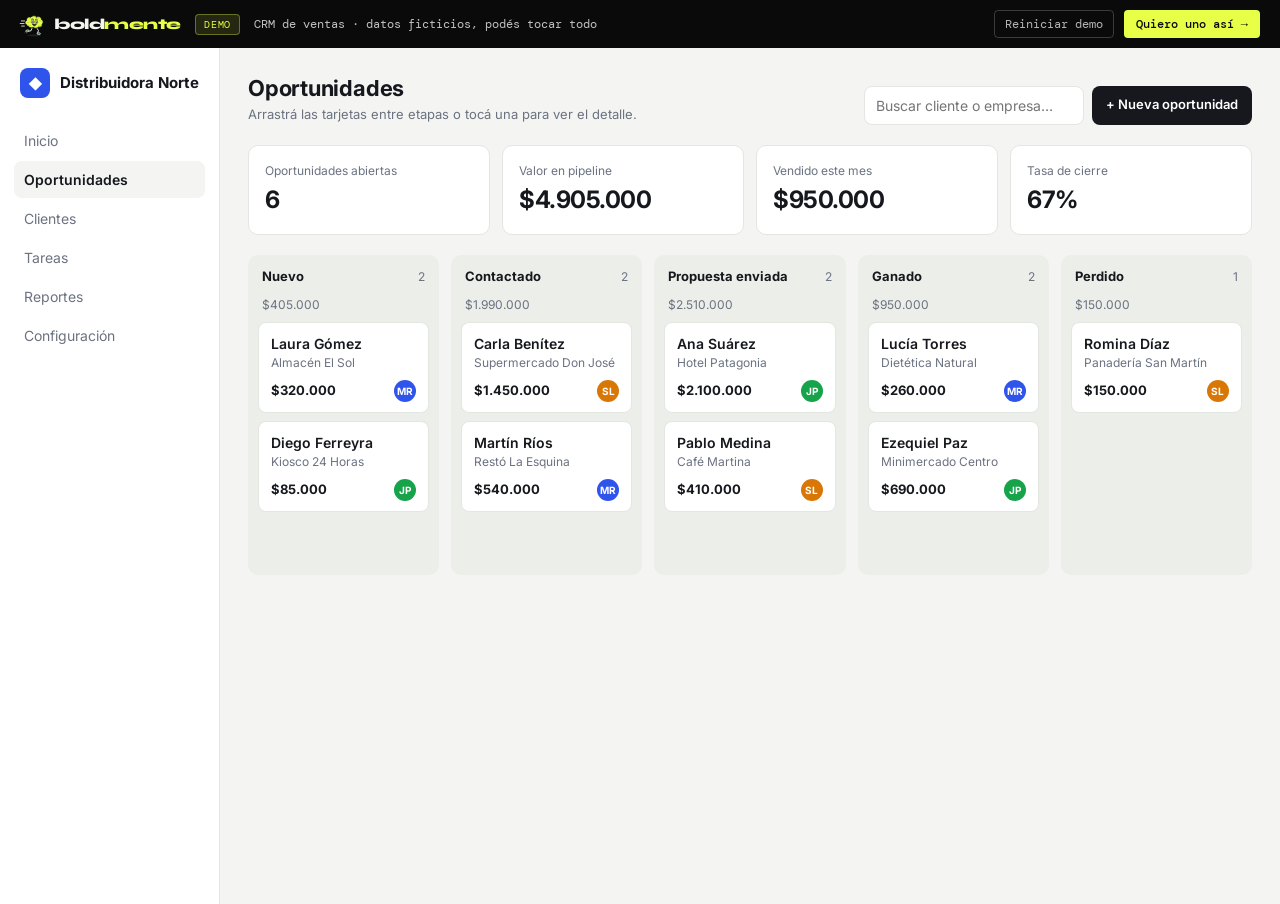
<file: demos/crm/index.html>
<!DOCTYPE html>
<html lang="es">
<head>
<meta charset="UTF-8">
<meta name="viewport" content="width=device-width, initial-scale=1.0">
<title>Demo CRM de ventas — Boldmente</title>
<meta name="description" content="Demo interactiva de un CRM a medida hecho por Boldmente. Datos ficticios.">
<meta name="robots" content="noindex">
<link rel="icon" href="/favicon.ico?v=2" sizes="any">
<link rel="icon" href="/favicon.svg?v=2" type="image/svg+xml">
<link rel="preconnect" href="https://fonts.googleapis.com">
<link href="https://fonts.googleapis.com/css2?family=DM+Mono:wght@400;500&family=Inter:wght@400;600;700&family=Syne:wght@800&display=swap" rel="stylesheet">
<link rel="stylesheet" href="../demo.css">
<style>
  .marca-icono { background: var(--acento); }

  .barra { display: flex; gap: 8px; flex-wrap: wrap; }
  .barra .input { width: 220px; }

  .tablero {
    display: grid;
    grid-template-columns: repeat(5, minmax(190px, 1fr));
    gap: 12px;
    overflow-x: auto;
    padding-bottom: 8px;
  }
  .columna {
    background: #ECEEE9;
    border-radius: var(--radio);
    padding: 10px;
    min-height: 320px;
    transition: background 0.15s;
  }
  .columna.sobre { background: #DDE3F8; }
  .col-head {
    display: flex;
    justify-content: space-between;
    align-items: baseline;
    padding: 2px 4px 10px;
  }
  .col-head strong { font-size: 13px; }
  .col-head span { font-size: 12px; color: var(--suave); }
  .col-total { font-size: 12px; color: var(--suave); padding: 0 4px 8px; }

  .lead {
    background: var(--panel);
    border: 1px solid var(--linea);
    border-radius: 8px;
    padding: 10px 12px;
    margin-bottom: 8px;
    cursor: grab;
    transition: box-shadow 0.15s;
  }
  .lead:hover { box-shadow: 0 2px 10px rgba(0,0,0,0.06); }
  .lead.arrastrando { opacity: 0.4; }
  .lead-nombre { font-weight: 600; }
  .lead-empresa { color: var(--suave); font-size: 12px; }
  .lead-pie { display: flex; justify-content: space-between; align-items: center; margin-top: 8px; }
  .lead-valor { font-weight: 700; font-size: 13px; }
  .avatar {
    width: 22px; height: 22px;
    border-radius: 50%;
    display: grid; place-items: center;
    font-size: 10px; font-weight: 700; color: #fff;
  }

  .detalle-notas { list-style: none; margin: 8px 0 12px; display: flex; flex-direction: column; gap: 6px; }
  .detalle-notas li { background: var(--bg); border-radius: 8px; padding: 8px 10px; font-size: 13px; }
  .detalle-notas small { color: var(--suave); display: block; font-size: 11px; }
  .detalle-meta { display: grid; grid-template-columns: 1fr 1fr; gap: 8px; margin-bottom: 12px; }
  .detalle-meta div { background: var(--bg); border-radius: 8px; padding: 8px 10px; }
  .detalle-meta small { color: var(--suave); font-size: 11px; display: block; }
  .mover { display: flex; gap: 6px; flex-wrap: wrap; margin-bottom: 12px; }
</style>
</head>
<body>

<div class="demo-banner">
  <div class="info">
    <a href="/" class="logo" aria-label="Boldmente, volver al inicio"><svg class="bm " viewBox="0 0 240 220" aria-hidden="true" focusable="false"><ellipse class="bm-shadow" cx="122" cy="207" rx="62" ry="7" fill="#F5F5F0" opacity="0.1"/><g class="bm-speed" stroke="#F5F5F0" stroke-width="7" stroke-linecap="round"><line x1="12" y1="84" x2="40" y2="84"/><line x1="2" y1="106" x2="36" y2="106"/><line x1="14" y1="128" x2="38" y2="128"/></g><g class="bm-dust" fill="#F5F5F0" opacity="0.2"><circle cx="52" cy="188" r="6"/><circle cx="38" cy="182" r="4"/></g><g class="bm-leg bm-leg-back"><path d="M106 138 L94 168 L70 172" stroke="#F5F5F0" stroke-width="8" fill="none" stroke-linecap="round" stroke-linejoin="round"/><ellipse cx="62" cy="169" rx="14" ry="8" transform="rotate(-20 62 169)" fill="#1A7A3C" stroke="#F5F5F0" stroke-width="5"/></g><g class="bm-leg bm-leg-front"><path d="M140 138 L158 166 L150 190" stroke="#F5F5F0" stroke-width="8" fill="none" stroke-linecap="round" stroke-linejoin="round"/><ellipse cx="161" cy="193" rx="15" ry="8" fill="#1A7A3C" stroke="#F5F5F0" stroke-width="5"/></g><g class="bm-body"><g transform="rotate(3 120 95)"><path d="M60 120 C40 120 38 92 56 84 C50 62 72 46 92 54 C100 36 130 34 140 50 C156 38 182 48 182 68 C200 72 204 98 190 108 C196 126 178 140 162 134 C150 148 124 148 116 138 C100 148 74 142 72 130 C64 132 58 126 60 120 Z" fill="#E8FF47" stroke="#0A0A0A" stroke-width="6" stroke-linejoin="round"/><g stroke="#0A0A0A" stroke-width="4" fill="none" stroke-linecap="round" opacity="0.3"><path d="M58 102 C64 94 74 104 80 96"/><path d="M80 66 C90 58 100 70 110 62"/><path d="M128 54 C138 62 148 52 158 60"/><path d="M168 78 C176 74 182 86 190 84"/><path d="M160 120 C166 128 176 126 180 118"/><path d="M76 124 C82 130 90 128 94 122"/></g><g class="bm-eyes"><ellipse cx="108" cy="92" rx="12" ry="14" fill="#FFFFFF" stroke="#0A0A0A" stroke-width="4"/><ellipse cx="140" cy="92" rx="12" ry="14" fill="#FFFFFF" stroke="#0A0A0A" stroke-width="4"/><g class="bm-pupils"><circle cx="110" cy="93" r="6" fill="#0A0A0A"/><circle cx="142" cy="93" r="6" fill="#0A0A0A"/><circle cx="112" cy="90" r="2" fill="#FFFFFF"/><circle cx="144" cy="90" r="2" fill="#FFFFFF"/></g></g><path d="M98 71 Q107 63 116 70" stroke="#0A0A0A" stroke-width="4.5" fill="none" stroke-linecap="round"/><path d="M131 70 Q140 63 149 71" stroke="#0A0A0A" stroke-width="4.5" fill="none" stroke-linecap="round"/><path d="M106 113 Q124 138 142 113 Z" fill="#0A0A0A" stroke="#0A0A0A" stroke-width="4" stroke-linejoin="round"/><path d="M115 126 Q124 120 133 126 Q124 133 115 126 Z" fill="#1A7A3C"/></g></g></svg><span class="wordmark"><span class="wm-bold">bold</span><span class="wm-mente">mente</span></span></a>
    <span class="pill">Demo</span>
    <span>CRM de ventas · datos ficticios, podés tocar todo</span>
  </div>
  <div class="acciones">
    <button id="demo-reset">Reiniciar demo</button>
    <a class="cta" href="/#contacto">Quiero uno así →</a>
  </div>
</div>

<div class="app">
  <aside class="sidebar">
    <div class="marca"><div class="marca-icono">◆</div>Distribuidora Norte</div>
    <ul class="menu">
      <li>Inicio</li>
      <li class="activo">Oportunidades</li>
      <li>Clientes</li>
      <li>Tareas</li>
      <li>Reportes</li>
      <li>Configuración</li>
    </ul>
  </aside>

  <main class="main">
    <div class="encabezado">
      <div>
        <h1>Oportunidades</h1>
        <p>Arrastrá las tarjetas entre etapas o tocá una para ver el detalle.</p>
      </div>
      <div class="barra">
        <input class="input" id="buscar" type="search" placeholder="Buscar cliente o empresa…">
        <button class="btn" id="nuevo">+ Nueva oportunidad</button>
      </div>
    </div>

    <div class="kpis" id="kpis"></div>
    <div class="tablero" id="tablero"></div>
  </main>
</div>

<!-- nueva oportunidad -->
<div class="modal-fondo" id="modal-nuevo">
  <form class="modal" id="form-nuevo">
    <h3>Nueva oportunidad</h3>
    <div class="campo"><label>Contacto</label><input class="input" name="nombre" required placeholder="Ej: Laura Gómez"></div>
    <div class="campo"><label>Empresa</label><input class="input" name="empresa" required placeholder="Ej: Almacén El Sol"></div>
    <div class="campo"><label>Valor estimado ($)</label><input class="input" name="valor" type="number" min="0" step="1000" required placeholder="250000"></div>
    <div class="campo"><label>Vendedor</label>
      <select class="input" name="vendedor"></select>
    </div>
    <div class="modal-acciones">
      <button type="button" class="btn sec" data-cerrar="modal-nuevo">Cancelar</button>
      <button class="btn">Crear</button>
    </div>
  </form>
</div>

<!-- detalle -->
<div class="modal-fondo" id="modal-detalle">
  <div class="modal" id="detalle"></div>
</div>

<script src="../demo.js"></script>
<script>
  const CLAVE = 'boldmente-demo-crm';

  const ETAPAS = [
    { id: 'nuevo', nombre: 'Nuevo' },
    { id: 'contactado', nombre: 'Contactado' },
    { id: 'propuesta', nombre: 'Propuesta enviada' },
    { id: 'ganado', nombre: 'Ganado' },
    { id: 'perdido', nombre: 'Perdido' },
  ];

  const VENDEDORES = {
    MR: { nombre: 'Martina R.', color: '#2F54EB' },
    JP: { nombre: 'Juan P.', color: '#16A34A' },
    SL: { nombre: 'Sofía L.', color: '#D97706' },
  };

  const INICIAL = [
    { id: 1, nombre: 'Laura Gómez', empresa: 'Almacén El Sol', valor: 320000, etapa: 'nuevo', vendedor: 'MR', notas: [] },
    { id: 2, nombre: 'Diego Ferreyra', empresa: 'Kiosco 24 Horas', valor: 85000, etapa: 'nuevo', vendedor: 'JP', notas: [] },
    { id: 3, nombre: 'Carla Benítez', empresa: 'Supermercado Don José', valor: 1450000, etapa: 'contactado', vendedor: 'SL', notas: [{ texto: 'Pidió lista de precios mayorista.', fecha: 'Ayer' }] },
    { id: 4, nombre: 'Martín Ríos', empresa: 'Restó La Esquina', valor: 540000, etapa: 'contactado', vendedor: 'MR', notas: [] },
    { id: 5, nombre: 'Ana Suárez', empresa: 'Hotel Patagonia', valor: 2100000, etapa: 'propuesta', vendedor: 'JP', notas: [{ texto: 'Propuesta enviada con 10% de descuento por volumen.', fecha: 'Hace 3 días' }] },
    { id: 6, nombre: 'Pablo Medina', empresa: 'Café Martina', valor: 410000, etapa: 'propuesta', vendedor: 'SL', notas: [] },
    { id: 7, nombre: 'Lucía Torres', empresa: 'Dietética Natural', valor: 260000, etapa: 'ganado', vendedor: 'MR', notas: [{ texto: 'Firmó. Primera entrega el lunes.', fecha: 'Hace 1 semana' }] },
    { id: 8, nombre: 'Ezequiel Paz', empresa: 'Minimercado Centro', valor: 690000, etapa: 'ganado', vendedor: 'JP', notas: [] },
    { id: 9, nombre: 'Romina Díaz', empresa: 'Panadería San Martín', valor: 150000, etapa: 'perdido', vendedor: 'SL', notas: [{ texto: 'Eligió otro proveedor por precio.', fecha: 'Hace 2 semanas' }] },
  ];

  let leads = Demo.cargar(CLAVE, INICIAL);
  let filtro = '';
  Demo.reinicio(CLAVE);

  const guardar = () => Demo.guardar(CLAVE, leads);

  function renderKpis() {
    const abiertos = leads.filter(l => !['ganado', 'perdido'].includes(l.etapa));
    const ganados = leads.filter(l => l.etapa === 'ganado');
    const cerrados = leads.filter(l => ['ganado', 'perdido'].includes(l.etapa));
    const tasa = cerrados.length ? Math.round(ganados.length / cerrados.length * 100) : 0;
    const kpis = [
      { label: 'Oportunidades abiertas', valor: abiertos.length },
      { label: 'Valor en pipeline', valor: Demo.pesos(abiertos.reduce((s, l) => s + l.valor, 0)) },
      { label: 'Vendido este mes', valor: Demo.pesos(ganados.reduce((s, l) => s + l.valor, 0)) },
      { label: 'Tasa de cierre', valor: tasa + '%' },
    ];
    document.getElementById('kpis').innerHTML = kpis.map(k =>
      `<div class="kpi"><div class="label">${k.label}</div><div class="valor">${k.valor}</div></div>`
    ).join('');
  }

  function tarjeta(l) {
    const v = VENDEDORES[l.vendedor];
    return `<div class="lead" draggable="true" data-id="${l.id}">
      <div class="lead-nombre">${Demo.esc(l.nombre)}</div>
      <div class="lead-empresa">${Demo.esc(l.empresa)}</div>
      <div class="lead-pie">
        <span class="lead-valor">${Demo.pesos(l.valor)}</span>
        <span class="avatar" style="background:${v.color}" title="${v.nombre}">${l.vendedor}</span>
      </div>
    </div>`;
  }

  function renderTablero() {
    const q = filtro.toLowerCase();
    const visibles = leads.filter(l => !q || (l.nombre + ' ' + l.empresa).toLowerCase().includes(q));
    document.getElementById('tablero').innerHTML = ETAPAS.map(e => {
      const items = visibles.filter(l => l.etapa === e.id);
      const total = items.reduce((s, l) => s + l.valor, 0);
      return `<div class="columna" data-etapa="${e.id}">
        <div class="col-head"><strong>${e.nombre}</strong><span>${items.length}</span></div>
        <div class="col-total">${Demo.pesos(total)}</div>
        ${items.map(tarjeta).join('')}
      </div>`;
    }).join('');
  }

  function render() { renderKpis(); renderTablero(); }

  function moverLead(id, etapa) {
    const l = leads.find(x => x.id === id);
    if (!l || l.etapa === etapa) return;
    l.etapa = etapa;
    const nombreEtapa = ETAPAS.find(e => e.id === etapa).nombre;
    l.notas.unshift({ texto: `Movido a "${nombreEtapa}".`, fecha: 'Recién' });
    guardar();
    render();
    if (etapa === 'ganado') Demo.toast(`🎉 ¡Venta cerrada con ${l.empresa}! Se notificó al equipo.`);
    else Demo.toast(`${l.empresa} → ${nombreEtapa}`);
  }

  // arrastrar y soltar
  const tablero = document.getElementById('tablero');
  tablero.addEventListener('dragstart', e => {
    const card = e.target.closest('.lead');
    if (!card) return;
    e.dataTransfer.setData('text/plain', card.dataset.id);
    card.classList.add('arrastrando');
  });
  tablero.addEventListener('dragend', e => {
    e.target.closest('.lead')?.classList.remove('arrastrando');
  });
  tablero.addEventListener('dragover', e => {
    const col = e.target.closest('.columna');
    if (!col) return;
    e.preventDefault();
    tablero.querySelectorAll('.columna').forEach(c => c.classList.toggle('sobre', c === col));
  });
  tablero.addEventListener('dragleave', e => {
    if (!tablero.contains(e.relatedTarget)) tablero.querySelectorAll('.columna').forEach(c => c.classList.remove('sobre'));
  });
  tablero.addEventListener('drop', e => {
    const col = e.target.closest('.columna');
    tablero.querySelectorAll('.columna').forEach(c => c.classList.remove('sobre'));
    if (!col) return;
    e.preventDefault();
    moverLead(Number(e.dataTransfer.getData('text/plain')), col.dataset.etapa);
  });

  // detalle
  tablero.addEventListener('click', e => {
    const card = e.target.closest('.lead');
    if (card) abrirDetalle(Number(card.dataset.id));
  });

  function abrirDetalle(id) {
    const l = leads.find(x => x.id === id);
    const v = VENDEDORES[l.vendedor];
    const el = document.getElementById('detalle');
    el.innerHTML = `
      <h3>${Demo.esc(l.nombre)}</h3>
      <div class="detalle-meta">
        <div><small>Empresa</small>${Demo.esc(l.empresa)}</div>
        <div><small>Valor</small><strong>${Demo.pesos(l.valor)}</strong></div>
        <div><small>Vendedor</small>${v.nombre}</div>
        <div><small>Etapa</small>${ETAPAS.find(e => e.id === l.etapa).nombre}</div>
      </div>
      <div class="campo"><label>Mover a</label></div>
      <div class="mover">
        ${ETAPAS.filter(e => e.id !== l.etapa).map(e => `<button class="btn sec mini" data-mover="${e.id}">${e.nombre}</button>`).join('')}
      </div>
      <form id="form-nota">
        <div class="campo"><label>Agregar nota</label><textarea class="input" name="nota" rows="2" required placeholder="Ej: Llamar el jueves"></textarea></div>
        <div class="modal-acciones" style="justify-content:space-between">
          <button type="button" class="btn sec" data-cerrar="modal-detalle">Cerrar</button>
          <button class="btn">Guardar nota</button>
        </div>
      </form>
      <ul class="detalle-notas">
        ${l.notas.length ? l.notas.map(n => `<li>${Demo.esc(n.texto)}<small>${n.fecha}</small></li>`).join('') : '<li><small>Sin notas todavía.</small></li>'}
      </ul>`;
    el.querySelectorAll('[data-mover]').forEach(b => b.addEventListener('click', () => {
      moverLead(id, b.dataset.mover);
      abrirDetalle(id);
    }));
    el.querySelector('#form-nota').addEventListener('submit', ev => {
      ev.preventDefault();
      const texto = ev.target.nota.value.trim();
      if (!texto) return;
      l.notas.unshift({ texto, fecha: 'Recién' });
      guardar();
      abrirDetalle(id);
    });
    Demo.abrirModal('modal-detalle');
  }

  // nueva oportunidad
  const formNuevo = document.getElementById('form-nuevo');
  formNuevo.vendedor.innerHTML = Object.entries(VENDEDORES).map(([k, v]) => `<option value="${k}">${v.nombre}</option>`).join('');
  document.getElementById('nuevo').addEventListener('click', () => {
    formNuevo.reset();
    Demo.abrirModal('modal-nuevo');
    formNuevo.nombre.focus();
  });
  formNuevo.addEventListener('submit', e => {
    e.preventDefault();
    const f = formNuevo;
    leads.push({
      id: Date.now(),
      nombre: f.nombre.value.trim(),
      empresa: f.empresa.value.trim(),
      valor: Number(f.valor.value),
      etapa: 'nuevo',
      vendedor: f.vendedor.value,
      notas: [{ texto: 'Oportunidad creada.', fecha: 'Recién' }],
    });
    guardar();
    render();
    Demo.cerrarModal('modal-nuevo');
    Demo.toast('Oportunidad creada y asignada a ' + VENDEDORES[f.vendedor.value].nombre);
  });

  document.getElementById('buscar').addEventListener('input', e => { filtro = e.target.value; renderTablero(); });

  render();
</script>
</body>
</html>
</file>
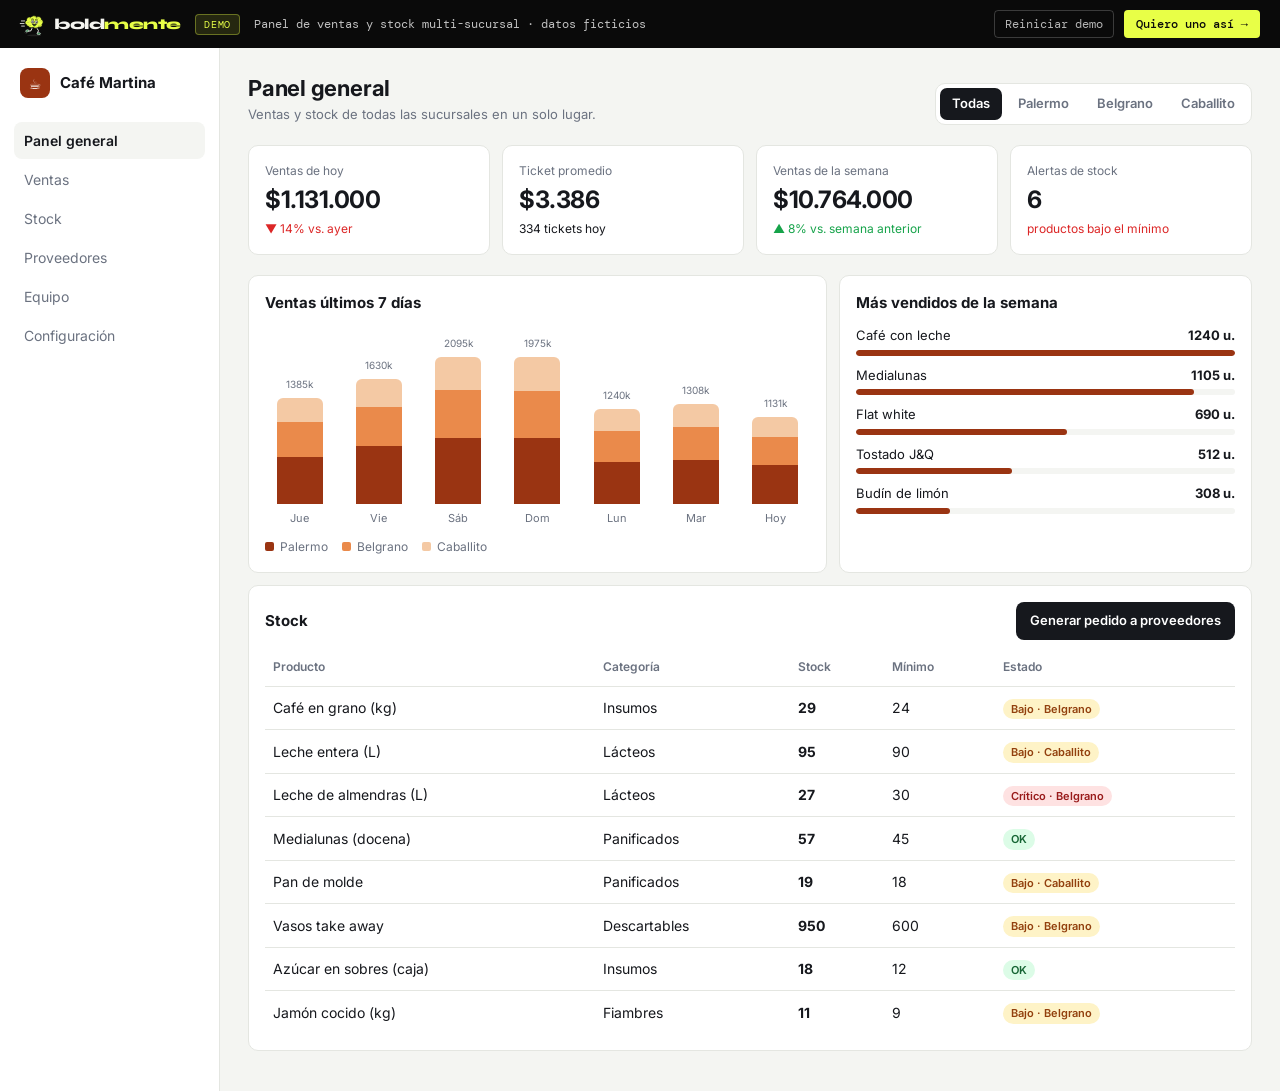
<file: demos/stock/index.html>
<!DOCTYPE html>
<html lang="es">
<head>
<meta charset="UTF-8">
<meta name="viewport" content="width=device-width, initial-scale=1.0">
<title>Demo Panel de sucursales — Boldmente</title>
<meta name="description" content="Demo interactiva de un panel de ventas y stock multi-sucursal hecho por Boldmente. Datos ficticios.">
<meta name="robots" content="noindex">
<link rel="icon" href="/favicon.ico?v=2" sizes="any">
<link rel="icon" href="/favicon.svg?v=2" type="image/svg+xml">
<link rel="preconnect" href="https://fonts.googleapis.com">
<link href="https://fonts.googleapis.com/css2?family=DM+Mono:wght@400;500&family=Inter:wght@400;600;700&family=Syne:wght@800&display=swap" rel="stylesheet">
<link rel="stylesheet" href="../demo.css">
<style>
  :root { --acento: #9A3412; }
  .marca-icono { background: #9A3412; }

  .tabs { display: flex; gap: 4px; background: var(--panel); border: 1px solid var(--linea); border-radius: 10px; padding: 4px; flex-wrap: wrap; }
  .tabs button {
    background: none; border: none; border-radius: 7px;
    padding: 6px 12px; cursor: pointer; color: var(--suave); font-weight: 600; font-size: 13px;
  }
  .tabs button.activo { background: var(--texto); color: #fff; }

  .grilla { display: grid; grid-template-columns: 1.4fr 1fr; gap: 12px; margin-bottom: 12px; }
  @media (max-width: 900px) { .grilla { grid-template-columns: 1fr; } }

  .grafico { display: flex; align-items: flex-end; gap: 10px; height: 200px; padding-top: 10px; }
  .barra-col { flex: 1; display: flex; flex-direction: column; align-items: center; gap: 6px; height: 100%; justify-content: flex-end; }
  .barra-pila { width: 100%; max-width: 46px; display: flex; flex-direction: column-reverse; border-radius: 6px 6px 0 0; overflow: hidden; }
  .barra-pila div { width: 100%; transition: height 0.3s; }
  .barra-col small { color: var(--suave); font-size: 11px; }
  .barra-col .monto { font-size: 10px; color: var(--suave); }
  .leyenda { display: flex; gap: 14px; flex-wrap: wrap; margin-top: 12px; font-size: 12px; color: var(--suave); }
  .leyenda span::before { content: ''; display: inline-block; width: 9px; height: 9px; border-radius: 2px; margin-right: 6px; background: var(--c); }

  .top-lista { list-style: none; display: flex; flex-direction: column; gap: 10px; }
  .top-lista li { display: grid; grid-template-columns: 1fr auto; gap: 4px 10px; font-size: 13px; }
  .top-barra { grid-column: span 2; height: 6px; background: var(--bg); border-radius: 3px; overflow: hidden; }
  .top-barra div { height: 100%; background: #9A3412; border-radius: 3px; }

  .stock-ctrl { display: inline-flex; align-items: center; gap: 6px; }
  .stock-ctrl button {
    width: 24px; height: 24px; border-radius: 6px;
    border: 1px solid var(--linea); background: var(--panel); cursor: pointer; line-height: 1;
  }
  .stock-ctrl strong { min-width: 28px; text-align: center; }
  .card-head { display: flex; justify-content: space-between; align-items: center; gap: 10px; margin-bottom: 8px; flex-wrap: wrap; }
  .card-head h2 { margin: 0; }
</style>
</head>
<body>

<div class="demo-banner">
  <div class="info">
    <a href="/" class="logo" aria-label="Boldmente, volver al inicio"><svg class="bm " viewBox="0 0 240 220" aria-hidden="true" focusable="false"><ellipse class="bm-shadow" cx="122" cy="207" rx="62" ry="7" fill="#F5F5F0" opacity="0.1"/><g class="bm-speed" stroke="#F5F5F0" stroke-width="7" stroke-linecap="round"><line x1="12" y1="84" x2="40" y2="84"/><line x1="2" y1="106" x2="36" y2="106"/><line x1="14" y1="128" x2="38" y2="128"/></g><g class="bm-dust" fill="#F5F5F0" opacity="0.2"><circle cx="52" cy="188" r="6"/><circle cx="38" cy="182" r="4"/></g><g class="bm-leg bm-leg-back"><path d="M106 138 L94 168 L70 172" stroke="#F5F5F0" stroke-width="8" fill="none" stroke-linecap="round" stroke-linejoin="round"/><ellipse cx="62" cy="169" rx="14" ry="8" transform="rotate(-20 62 169)" fill="#1A7A3C" stroke="#F5F5F0" stroke-width="5"/></g><g class="bm-leg bm-leg-front"><path d="M140 138 L158 166 L150 190" stroke="#F5F5F0" stroke-width="8" fill="none" stroke-linecap="round" stroke-linejoin="round"/><ellipse cx="161" cy="193" rx="15" ry="8" fill="#1A7A3C" stroke="#F5F5F0" stroke-width="5"/></g><g class="bm-body"><g transform="rotate(3 120 95)"><path d="M60 120 C40 120 38 92 56 84 C50 62 72 46 92 54 C100 36 130 34 140 50 C156 38 182 48 182 68 C200 72 204 98 190 108 C196 126 178 140 162 134 C150 148 124 148 116 138 C100 148 74 142 72 130 C64 132 58 126 60 120 Z" fill="#E8FF47" stroke="#0A0A0A" stroke-width="6" stroke-linejoin="round"/><g stroke="#0A0A0A" stroke-width="4" fill="none" stroke-linecap="round" opacity="0.3"><path d="M58 102 C64 94 74 104 80 96"/><path d="M80 66 C90 58 100 70 110 62"/><path d="M128 54 C138 62 148 52 158 60"/><path d="M168 78 C176 74 182 86 190 84"/><path d="M160 120 C166 128 176 126 180 118"/><path d="M76 124 C82 130 90 128 94 122"/></g><g class="bm-eyes"><ellipse cx="108" cy="92" rx="12" ry="14" fill="#FFFFFF" stroke="#0A0A0A" stroke-width="4"/><ellipse cx="140" cy="92" rx="12" ry="14" fill="#FFFFFF" stroke="#0A0A0A" stroke-width="4"/><g class="bm-pupils"><circle cx="110" cy="93" r="6" fill="#0A0A0A"/><circle cx="142" cy="93" r="6" fill="#0A0A0A"/><circle cx="112" cy="90" r="2" fill="#FFFFFF"/><circle cx="144" cy="90" r="2" fill="#FFFFFF"/></g></g><path d="M98 71 Q107 63 116 70" stroke="#0A0A0A" stroke-width="4.5" fill="none" stroke-linecap="round"/><path d="M131 70 Q140 63 149 71" stroke="#0A0A0A" stroke-width="4.5" fill="none" stroke-linecap="round"/><path d="M106 113 Q124 138 142 113 Z" fill="#0A0A0A" stroke="#0A0A0A" stroke-width="4" stroke-linejoin="round"/><path d="M115 126 Q124 120 133 126 Q124 133 115 126 Z" fill="#1A7A3C"/></g></g></svg><span class="wordmark"><span class="wm-bold">bold</span><span class="wm-mente">mente</span></span></a>
    <span class="pill">Demo</span>
    <span>Panel de ventas y stock multi-sucursal · datos ficticios</span>
  </div>
  <div class="acciones">
    <button id="demo-reset">Reiniciar demo</button>
    <a class="cta" href="/#contacto">Quiero uno así →</a>
  </div>
</div>

<div class="app">
  <aside class="sidebar">
    <div class="marca"><div class="marca-icono">☕</div>Café Martina</div>
    <ul class="menu">
      <li class="activo">Panel general</li>
      <li>Ventas</li>
      <li>Stock</li>
      <li>Proveedores</li>
      <li>Equipo</li>
      <li>Configuración</li>
    </ul>
  </aside>

  <main class="main">
    <div class="encabezado">
      <div>
        <h1>Panel general</h1>
        <p>Ventas y stock de todas las sucursales en un solo lugar.</p>
      </div>
      <div class="tabs" id="tabs"></div>
    </div>

    <div class="kpis" id="kpis"></div>

    <div class="grilla">
      <div class="card">
        <h2>Ventas últimos 7 días</h2>
        <div class="grafico" id="grafico"></div>
        <div class="leyenda" id="leyenda"></div>
      </div>
      <div class="card">
        <h2>Más vendidos de la semana</h2>
        <ul class="top-lista" id="top"></ul>
      </div>
    </div>

    <div class="card">
      <div class="card-head">
        <h2>Stock</h2>
        <button class="btn" id="pedido">Generar pedido a proveedores</button>
      </div>
      <div class="tabla-wrap">
        <table>
          <thead><tr><th>Producto</th><th>Categoría</th><th>Stock</th><th>Mínimo</th><th>Estado</th></tr></thead>
          <tbody id="tabla"></tbody>
        </table>
      </div>
    </div>
  </main>
</div>

<script src="../demo.js"></script>
<script>
  const CLAVE = 'boldmente-demo-stock';

  const SUCURSALES = [
    { id: 'palermo', nombre: 'Palermo', color: '#9A3412' },
    { id: 'belgrano', nombre: 'Belgrano', color: '#EA8A4B' },
    { id: 'caballito', nombre: 'Caballito', color: '#F4C9A4' },
  ];

  const DIAS = ['Jue', 'Vie', 'Sáb', 'Dom', 'Lun', 'Mar', 'Hoy'];
  const VENTAS = {
    palermo:   [612000, 748000, 935000, 880000, 540000, 575000, 498000],
    belgrano:  [455000, 520000, 690000, 640000, 410000, 432000, 371000],
    caballito: [318000, 362000, 470000, 455000, 290000, 301000, 262000],
  };
  const TICKETS_HOY = { palermo: 142, belgrano: 109, caballito: 83 };

  const TOP = [
    { nombre: 'Café con leche', u: 1240 },
    { nombre: 'Medialunas', u: 1105 },
    { nombre: 'Flat white', u: 690 },
    { nombre: 'Tostado J&Q', u: 512 },
    { nombre: 'Budín de limón', u: 308 },
  ];

  const INICIAL = [
    { prod: 'Café en grano (kg)', cat: 'Insumos', min: 8, stock: { palermo: 14, belgrano: 6, caballito: 9 } },
    { prod: 'Leche entera (L)', cat: 'Lácteos', min: 30, stock: { palermo: 42, belgrano: 35, caballito: 18 } },
    { prod: 'Leche de almendras (L)', cat: 'Lácteos', min: 10, stock: { palermo: 12, belgrano: 4, caballito: 11 } },
    { prod: 'Medialunas (docena)', cat: 'Panificados', min: 15, stock: { palermo: 22, belgrano: 19, caballito: 16 } },
    { prod: 'Pan de molde', cat: 'Panificados', min: 6, stock: { palermo: 9, belgrano: 7, caballito: 3 } },
    { prod: 'Vasos take away', cat: 'Descartables', min: 200, stock: { palermo: 480, belgrano: 150, caballito: 320 } },
    { prod: 'Azúcar en sobres (caja)', cat: 'Insumos', min: 4, stock: { palermo: 7, belgrano: 5, caballito: 6 } },
    { prod: 'Jamón cocido (kg)', cat: 'Fiambres', min: 3, stock: { palermo: 4, belgrano: 2, caballito: 5 } },
  ];

  let stock = Demo.cargar(CLAVE, INICIAL);
  let sucursal = 'todas';
  Demo.reinicio(CLAVE);

  const activas = () => sucursal === 'todas' ? SUCURSALES : SUCURSALES.filter(s => s.id === sucursal);
  const stockDe = item => activas().reduce((s, x) => s + item.stock[x.id], 0);
  const minimoDe = item => item.min * activas().length;
  const estado = item => {
    const bajos = activas().filter(s => item.stock[s.id] < item.min);
    if (bajos.some(s => item.stock[s.id] < item.min / 2)) return { cls: 'mal', txt: 'Crítico' + (sucursal === 'todas' ? ' · ' + bajos.map(s => s.nombre).join(', ') : '') };
    if (bajos.length) return { cls: 'warn', txt: 'Bajo' + (sucursal === 'todas' ? ' · ' + bajos.map(s => s.nombre).join(', ') : '') };
    return { cls: 'ok', txt: 'OK' };
  };

  function renderTabs() {
    const opciones = [{ id: 'todas', nombre: 'Todas' }, ...SUCURSALES];
    document.getElementById('tabs').innerHTML = opciones.map(o =>
      `<button class="${o.id === sucursal ? 'activo' : ''}" data-suc="${o.id}">${o.nombre}</button>`).join('');
  }

  function renderKpis() {
    const hoy = activas().reduce((s, x) => s + VENTAS[x.id][6], 0);
    const ayer = activas().reduce((s, x) => s + VENTAS[x.id][5], 0);
    const tickets = activas().reduce((s, x) => s + TICKETS_HOY[x.id], 0);
    const semana = activas().reduce((s, x) => s + VENTAS[x.id].reduce((a, b) => a + b, 0), 0);
    const alertas = stock.filter(i => estado(i).cls !== 'ok').length;
    const delta = Math.round((hoy - ayer) / ayer * 100);
    const kpis = [
      { label: 'Ventas de hoy', valor: Demo.pesos(hoy), delta: `${delta >= 0 ? '▲' : '▼'} ${Math.abs(delta)}% vs. ayer`, cls: delta >= 0 ? 'up' : 'down' },
      { label: 'Ticket promedio', valor: Demo.pesos(hoy / tickets), delta: `${tickets} tickets hoy`, cls: '' },
      { label: 'Ventas de la semana', valor: Demo.pesos(semana), delta: '▲ 8% vs. semana anterior', cls: 'up' },
      { label: 'Alertas de stock', valor: alertas, delta: alertas ? 'productos bajo el mínimo' : 'todo en orden', cls: alertas ? 'down' : 'up' },
    ];
    document.getElementById('kpis').innerHTML = kpis.map(k =>
      `<div class="kpi"><div class="label">${k.label}</div><div class="valor">${k.valor}</div><div class="delta ${k.cls}">${k.delta}</div></div>`).join('');
  }

  function renderGrafico() {
    const totales = DIAS.map((_, d) => activas().reduce((s, x) => s + VENTAS[x.id][d], 0));
    const max = Math.max(...totales);
    document.getElementById('grafico').innerHTML = DIAS.map((dia, d) => `
      <div class="barra-col">
        <span class="monto">${Math.round(totales[d] / 1000)}k</span>
        <div class="barra-pila">
          ${activas().map(s => `<div style="height:${VENTAS[s.id][d] / max * 160}px;background:${s.color}" title="${s.nombre}: ${Demo.pesos(VENTAS[s.id][d])}"></div>`).join('')}
        </div>
        <small>${dia}</small>
      </div>`).join('');
    document.getElementById('leyenda').innerHTML = activas().map(s => `<span style="--c:${s.color}">${s.nombre}</span>`).join('');
  }

  function renderTop() {
    const factor = sucursal === 'todas' ? 1 : { palermo: 0.45, belgrano: 0.33, caballito: 0.22 }[sucursal];
    const max = TOP[0].u * factor;
    document.getElementById('top').innerHTML = TOP.map(t => {
      const u = Math.round(t.u * factor);
      return `<li><span>${t.nombre}</span><strong>${u} u.</strong><div class="top-barra"><div style="width:${u / max * 100}%"></div></div></li>`;
    }).join('');
  }

  function renderTabla() {
    const editable = sucursal !== 'todas';
    document.getElementById('tabla').innerHTML = stock.map((item, i) => {
      const e = estado(item);
      const cantidad = editable
        ? `<span class="stock-ctrl"><button data-i="${i}" data-d="-1">−</button><strong>${stockDe(item)}</strong><button data-i="${i}" data-d="1">+</button></span>`
        : `<strong>${stockDe(item)}</strong>`;
      return `<tr><td>${item.prod}</td><td>${item.cat}</td><td>${cantidad}</td><td>${minimoDe(item)}</td><td><span class="badge ${e.cls}">${e.txt}</span></td></tr>`;
    }).join('');
  }

  function render() { renderTabs(); renderKpis(); renderGrafico(); renderTop(); renderTabla(); }

  document.getElementById('tabs').addEventListener('click', e => {
    const b = e.target.closest('[data-suc]');
    if (!b) return;
    sucursal = b.dataset.suc;
    render();
    if (sucursal === 'todas') Demo.toast('Elegí una sucursal para ajustar el stock a mano.');
  });

  document.getElementById('tabla').addEventListener('click', e => {
    const b = e.target.closest('[data-d]');
    if (!b) return;
    const item = stock[Number(b.dataset.i)];
    item.stock[sucursal] = Math.max(0, item.stock[sucursal] + Number(b.dataset.d));
    Demo.guardar(CLAVE, stock);
    renderKpis();
    renderTabla();
  });

  document.getElementById('pedido').addEventListener('click', () => {
    let lineas = 0;
    stock.forEach(item => SUCURSALES.forEach(s => {
      if (item.stock[s.id] < item.min) { item.stock[s.id] = item.min * 2; lineas++; }
    }));
    if (!lineas) { Demo.toast('No hay nada para pedir: todo el stock está sobre el mínimo.'); return; }
    Demo.guardar(CLAVE, stock);
    render();
    Demo.toast(`📦 Pedido generado (${lineas} ítems) y enviado por mail a proveedores.`);
  });

  render();
</script>
</body>
</html>
</file>
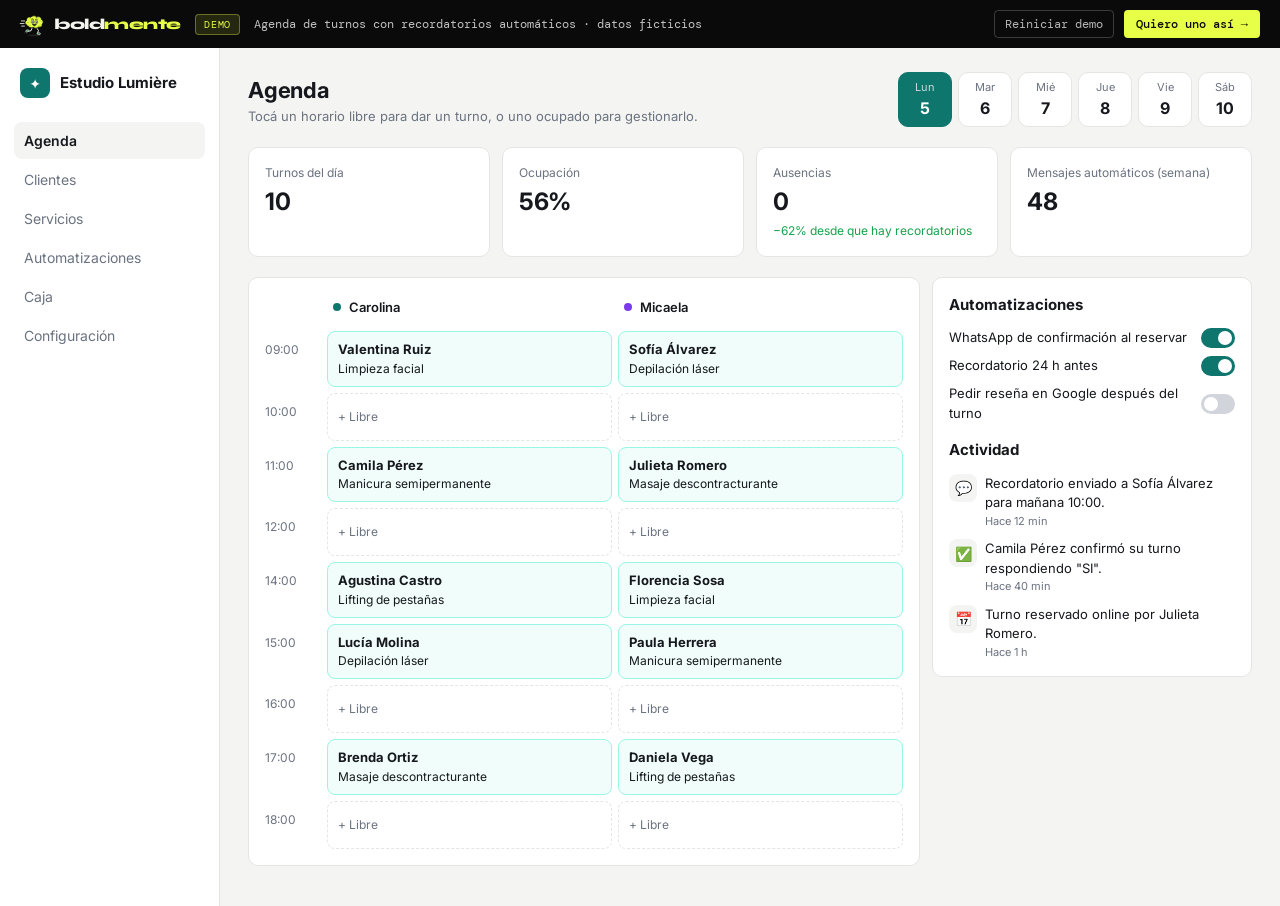
<file: demos/turnos/index.html>
<!DOCTYPE html>
<html lang="es">
<head>
<meta charset="UTF-8">
<meta name="viewport" content="width=device-width, initial-scale=1.0">
<title>Demo Agenda de turnos — Boldmente</title>
<meta name="description" content="Demo interactiva de una agenda de turnos con recordatorios automáticos hecha por Boldmente. Datos ficticios.">
<meta name="robots" content="noindex">
<link rel="icon" href="/favicon.ico?v=2" sizes="any">
<link rel="icon" href="/favicon.svg?v=2" type="image/svg+xml">
<link rel="preconnect" href="https://fonts.googleapis.com">
<link href="https://fonts.googleapis.com/css2?family=DM+Mono:wght@400;500&family=Inter:wght@400;600;700&family=Syne:wght@800&display=swap" rel="stylesheet">
<link rel="stylesheet" href="../demo.css">
<style>
  :root { --acento: #0F766E; }
  .marca-icono { background: #0F766E; }

  .dias { display: flex; gap: 6px; flex-wrap: wrap; }
  .dias button {
    background: var(--panel); border: 1px solid var(--linea); border-radius: 10px;
    padding: 6px 12px; cursor: pointer; text-align: center; min-width: 54px;
  }
  .dias button small { display: block; color: var(--suave); font-size: 11px; }
  .dias button strong { font-size: 16px; }
  .dias button.activo { background: #0F766E; border-color: #0F766E; color: #fff; }
  .dias button.activo small { color: rgba(255,255,255,0.75); }

  .layout { display: grid; grid-template-columns: 1fr 320px; gap: 12px; align-items: start; }
  @media (max-width: 1000px) { .layout { grid-template-columns: 1fr; } }

  .agenda { display: grid; grid-template-columns: 56px 1fr 1fr; gap: 6px; }
  .agenda .cab { font-weight: 600; font-size: 13px; padding: 4px 6px 8px; display: flex; align-items: center; gap: 8px; }
  .agenda .hora { font-size: 12px; color: var(--suave); padding-top: 10px; }
  .slot {
    border: 1px dashed var(--linea); border-radius: 8px; min-height: 48px;
    padding: 8px 10px; cursor: pointer; font-size: 12px; color: var(--suave);
    background: none; text-align: left; transition: background 0.15s, border-color 0.15s;
  }
  .slot:hover { background: #F0FDFA; border-color: #0F766E; color: #0F766E; }
  .slot.ocupado { border-style: solid; background: #F0FDFA; border-color: #99F6E4; color: var(--texto); }
  .slot.ocupado.asistio { background: #F3F4F6; border-color: var(--linea); }
  .slot.ocupado.ausente { background: #FEF2F2; border-color: #FECACA; }
  .slot strong { display: block; font-size: 13px; }
  .punto { width: 8px; height: 8px; border-radius: 50%; display: inline-block; }

  .log { list-style: none; display: flex; flex-direction: column; gap: 10px; max-height: 520px; overflow-y: auto; }
  .log li { display: grid; grid-template-columns: 28px 1fr; gap: 8px; font-size: 13px; }
  .log .ico { width: 28px; height: 28px; border-radius: 8px; display: grid; place-items: center; background: var(--bg); font-size: 14px; }
  .log small { color: var(--suave); display: block; font-size: 11px; }
  .auto-reglas { display: flex; flex-direction: column; gap: 8px; margin-bottom: 16px; }
  .regla { display: flex; justify-content: space-between; align-items: center; gap: 10px; font-size: 13px; }
  .switch { position: relative; width: 34px; height: 20px; flex-shrink: 0; }
  .switch input { opacity: 0; width: 0; height: 0; }
  .switch span { position: absolute; inset: 0; background: #D1D5DB; border-radius: 999px; cursor: pointer; transition: background 0.2s; }
  .switch span::after { content: ''; position: absolute; width: 14px; height: 14px; left: 3px; top: 3px; background: #fff; border-radius: 50%; transition: transform 0.2s; }
  .switch input:checked + span { background: #0F766E; }
  .switch input:checked + span::after { transform: translateX(14px); }
</style>
</head>
<body>

<div class="demo-banner">
  <div class="info">
    <a href="/" class="logo" aria-label="Boldmente, volver al inicio"><svg class="bm " viewBox="0 0 240 220" aria-hidden="true" focusable="false"><ellipse class="bm-shadow" cx="122" cy="207" rx="62" ry="7" fill="#F5F5F0" opacity="0.1"/><g class="bm-speed" stroke="#F5F5F0" stroke-width="7" stroke-linecap="round"><line x1="12" y1="84" x2="40" y2="84"/><line x1="2" y1="106" x2="36" y2="106"/><line x1="14" y1="128" x2="38" y2="128"/></g><g class="bm-dust" fill="#F5F5F0" opacity="0.2"><circle cx="52" cy="188" r="6"/><circle cx="38" cy="182" r="4"/></g><g class="bm-leg bm-leg-back"><path d="M106 138 L94 168 L70 172" stroke="#F5F5F0" stroke-width="8" fill="none" stroke-linecap="round" stroke-linejoin="round"/><ellipse cx="62" cy="169" rx="14" ry="8" transform="rotate(-20 62 169)" fill="#1A7A3C" stroke="#F5F5F0" stroke-width="5"/></g><g class="bm-leg bm-leg-front"><path d="M140 138 L158 166 L150 190" stroke="#F5F5F0" stroke-width="8" fill="none" stroke-linecap="round" stroke-linejoin="round"/><ellipse cx="161" cy="193" rx="15" ry="8" fill="#1A7A3C" stroke="#F5F5F0" stroke-width="5"/></g><g class="bm-body"><g transform="rotate(3 120 95)"><path d="M60 120 C40 120 38 92 56 84 C50 62 72 46 92 54 C100 36 130 34 140 50 C156 38 182 48 182 68 C200 72 204 98 190 108 C196 126 178 140 162 134 C150 148 124 148 116 138 C100 148 74 142 72 130 C64 132 58 126 60 120 Z" fill="#E8FF47" stroke="#0A0A0A" stroke-width="6" stroke-linejoin="round"/><g stroke="#0A0A0A" stroke-width="4" fill="none" stroke-linecap="round" opacity="0.3"><path d="M58 102 C64 94 74 104 80 96"/><path d="M80 66 C90 58 100 70 110 62"/><path d="M128 54 C138 62 148 52 158 60"/><path d="M168 78 C176 74 182 86 190 84"/><path d="M160 120 C166 128 176 126 180 118"/><path d="M76 124 C82 130 90 128 94 122"/></g><g class="bm-eyes"><ellipse cx="108" cy="92" rx="12" ry="14" fill="#FFFFFF" stroke="#0A0A0A" stroke-width="4"/><ellipse cx="140" cy="92" rx="12" ry="14" fill="#FFFFFF" stroke="#0A0A0A" stroke-width="4"/><g class="bm-pupils"><circle cx="110" cy="93" r="6" fill="#0A0A0A"/><circle cx="142" cy="93" r="6" fill="#0A0A0A"/><circle cx="112" cy="90" r="2" fill="#FFFFFF"/><circle cx="144" cy="90" r="2" fill="#FFFFFF"/></g></g><path d="M98 71 Q107 63 116 70" stroke="#0A0A0A" stroke-width="4.5" fill="none" stroke-linecap="round"/><path d="M131 70 Q140 63 149 71" stroke="#0A0A0A" stroke-width="4.5" fill="none" stroke-linecap="round"/><path d="M106 113 Q124 138 142 113 Z" fill="#0A0A0A" stroke="#0A0A0A" stroke-width="4" stroke-linejoin="round"/><path d="M115 126 Q124 120 133 126 Q124 133 115 126 Z" fill="#1A7A3C"/></g></g></svg><span class="wordmark"><span class="wm-bold">bold</span><span class="wm-mente">mente</span></span></a>
    <span class="pill">Demo</span>
    <span>Agenda de turnos con recordatorios automáticos · datos ficticios</span>
  </div>
  <div class="acciones">
    <button id="demo-reset">Reiniciar demo</button>
    <a class="cta" href="/#contacto">Quiero uno así →</a>
  </div>
</div>

<div class="app">
  <aside class="sidebar">
    <div class="marca"><div class="marca-icono">✦</div>Estudio Lumière</div>
    <ul class="menu">
      <li class="activo">Agenda</li>
      <li>Clientes</li>
      <li>Servicios</li>
      <li>Automatizaciones</li>
      <li>Caja</li>
      <li>Configuración</li>
    </ul>
  </aside>

  <main class="main">
    <div class="encabezado">
      <div>
        <h1>Agenda</h1>
        <p>Tocá un horario libre para dar un turno, o uno ocupado para gestionarlo.</p>
      </div>
      <div class="dias" id="dias"></div>
    </div>

    <div class="kpis" id="kpis"></div>

    <div class="layout">
      <div class="card">
        <div class="agenda" id="agenda"></div>
      </div>
      <div class="card">
        <h2>Automatizaciones</h2>
        <div class="auto-reglas" id="reglas"></div>
        <h2>Actividad</h2>
        <ul class="log" id="log"></ul>
      </div>
    </div>
  </main>
</div>

<!-- nuevo turno -->
<div class="modal-fondo" id="modal-turno">
  <form class="modal" id="form-turno">
    <h3 id="turno-titulo">Nuevo turno</h3>
    <div class="campo"><label>Cliente</label><input class="input" name="cliente" required placeholder="Ej: Valentina Ruiz"></div>
    <div class="campo"><label>WhatsApp</label><input class="input" name="tel" required placeholder="11 5555-1234"></div>
    <div class="campo"><label>Servicio</label><select class="input" name="servicio"></select></div>
    <div class="modal-acciones">
      <button type="button" class="btn sec" data-cerrar="modal-turno">Cancelar</button>
      <button class="btn">Confirmar turno</button>
    </div>
  </form>
</div>

<!-- gestionar turno -->
<div class="modal-fondo" id="modal-gestion">
  <div class="modal" id="gestion"></div>
</div>

<script src="../demo.js"></script>
<script>
  const CLAVE = 'boldmente-demo-turnos';

  const PROFESIONALES = [
    { id: 'caro', nombre: 'Carolina', color: '#0F766E' },
    { id: 'mica', nombre: 'Micaela', color: '#7C3AED' },
  ];
  const SERVICIOS = ['Limpieza facial', 'Manicura semipermanente', 'Lifting de pestañas', 'Depilación láser', 'Masaje descontracturante'];
  const HORAS = ['09:00', '10:00', '11:00', '12:00', '14:00', '15:00', '16:00', '17:00', '18:00'];
  const DIAS = [
    { id: 'lun', corto: 'Lun', num: 5 },
    { id: 'mar', corto: 'Mar', num: 6 },
    { id: 'mie', corto: 'Mié', num: 7 },
    { id: 'jue', corto: 'Jue', num: 8 },
    { id: 'vie', corto: 'Vie', num: 9 },
    { id: 'sab', corto: 'Sáb', num: 10 },
  ];

  const nombres = ['Valentina Ruiz', 'Sofía Álvarez', 'Camila Pérez', 'Julieta Romero', 'Agustina Castro', 'Florencia Sosa', 'Lucía Molina', 'Paula Herrera', 'Brenda Ortiz', 'Daniela Vega', 'Rocío Navarro', 'Belén Acosta'];

  function generarInicial() {
    const turnos = {};
    let n = 0;
    DIAS.forEach((d, di) => HORAS.forEach((h, hi) => PROFESIONALES.forEach((p, pi) => {
      if ((di * 7 + hi * 3 + pi * 5) % 5 < 3) {
        turnos[`${d.id}|${h}|${p.id}`] = {
          cliente: nombres[n % nombres.length],
          tel: '11 5' + String(100 + n * 37).slice(-3) + '-' + String(2000 + n * 91).slice(-4),
          servicio: SERVICIOS[(n * 3) % SERVICIOS.length],
          estado: 'confirmado',
        };
        n++;
      }
    })));
    return {
      turnos,
      reglas: { confirmacion: true, recordatorio: true, resena: false },
      log: [
        { ico: '💬', txt: 'Recordatorio enviado a Sofía Álvarez para mañana 10:00.', t: 'Hace 12 min' },
        { ico: '✅', txt: 'Camila Pérez confirmó su turno respondiendo "SI".', t: 'Hace 40 min' },
        { ico: '📅', txt: 'Turno reservado online por Julieta Romero.', t: 'Hace 1 h' },
      ],
    };
  }

  let datos = Demo.cargar(CLAVE, generarInicial());
  let dia = 'lun';
  let slotActual = null;
  Demo.reinicio(CLAVE);

  const guardar = () => Demo.guardar(CLAVE, datos);
  const registrar = (ico, txt) => { datos.log.unshift({ ico, txt, t: 'Recién' }); datos.log = datos.log.slice(0, 30); };

  function renderDias() {
    document.getElementById('dias').innerHTML = DIAS.map(d =>
      `<button class="${d.id === dia ? 'activo' : ''}" data-dia="${d.id}"><small>${d.corto}</small><strong>${d.num}</strong></button>`).join('');
  }

  function renderKpis() {
    const delDia = Object.entries(datos.turnos).filter(([k]) => k.startsWith(dia + '|'));
    const total = HORAS.length * PROFESIONALES.length;
    const ausentes = delDia.filter(([, t]) => t.estado === 'ausente').length;
    const kpis = [
      { label: 'Turnos del día', valor: delDia.length },
      { label: 'Ocupación', valor: Math.round(delDia.length / total * 100) + '%' },
      { label: 'Ausencias', valor: ausentes, delta: '−62% desde que hay recordatorios', cls: 'up' },
      { label: 'Mensajes automáticos (semana)', valor: 48 + datos.log.filter(l => l.t === 'Recién' && l.ico === '💬').length },
    ];
    document.getElementById('kpis').innerHTML = kpis.map(k =>
      `<div class="kpi"><div class="label">${k.label}</div><div class="valor">${k.valor}</div>${k.delta ? `<div class="delta ${k.cls}">${k.delta}</div>` : ''}</div>`).join('');
  }

  function renderAgenda() {
    let html = '<div></div>' + PROFESIONALES.map(p => `<div class="cab"><span class="punto" style="background:${p.color}"></span>${p.nombre}</div>`).join('');
    HORAS.forEach(h => {
      html += `<div class="hora">${h}</div>`;
      PROFESIONALES.forEach(p => {
        const clave = `${dia}|${h}|${p.id}`;
        const t = datos.turnos[clave];
        if (t) {
          const extra = t.estado === 'asistio' ? ' asistio' : t.estado === 'ausente' ? ' ausente' : '';
          const badge = t.estado === 'asistio' ? '<span class="badge">Asistió</span>' : t.estado === 'ausente' ? '<span class="badge mal">Ausente</span>' : '';
          html += `<button class="slot ocupado${extra}" data-slot="${clave}"><strong>${Demo.esc(t.cliente)}</strong>${Demo.esc(t.servicio)} ${badge}</button>`;
        } else {
          html += `<button class="slot" data-slot="${clave}">+ Libre</button>`;
        }
      });
    });
    document.getElementById('agenda').innerHTML = html;
  }

  function renderReglas() {
    const reglas = [
      { id: 'confirmacion', txt: 'WhatsApp de confirmación al reservar' },
      { id: 'recordatorio', txt: 'Recordatorio 24 h antes' },
      { id: 'resena', txt: 'Pedir reseña en Google después del turno' },
    ];
    document.getElementById('reglas').innerHTML = reglas.map(r =>
      `<label class="regla">${r.txt}<span class="switch"><input type="checkbox" data-regla="${r.id}" ${datos.reglas[r.id] ? 'checked' : ''}><span></span></span></label>`).join('');
  }

  function renderLog() {
    document.getElementById('log').innerHTML = datos.log.map(l =>
      `<li><span class="ico">${l.ico}</span><div>${Demo.esc(l.txt)}<small>${l.t}</small></div></li>`).join('');
  }

  function render() { renderDias(); renderKpis(); renderAgenda(); renderReglas(); renderLog(); }

  const descripcion = clave => {
    const [d, h, p] = clave.split('|');
    return `${DIAS.find(x => x.id === d).corto} ${DIAS.find(x => x.id === d).num} · ${h} con ${PROFESIONALES.find(x => x.id === p).nombre}`;
  };

  document.getElementById('dias').addEventListener('click', e => {
    const b = e.target.closest('[data-dia]');
    if (!b) return;
    dia = b.dataset.dia;
    render();
  });

  const formTurno = document.getElementById('form-turno');
  formTurno.servicio.innerHTML = SERVICIOS.map(s => `<option>${s}</option>`).join('');

  document.getElementById('agenda').addEventListener('click', e => {
    const b = e.target.closest('[data-slot]');
    if (!b) return;
    slotActual = b.dataset.slot;
    const t = datos.turnos[slotActual];
    if (!t) {
      formTurno.reset();
      document.getElementById('turno-titulo').textContent = 'Nuevo turno · ' + descripcion(slotActual);
      Demo.abrirModal('modal-turno');
      formTurno.cliente.focus();
      return;
    }
    const g = document.getElementById('gestion');
    g.innerHTML = `
      <h3>${Demo.esc(t.cliente)}</h3>
      <p style="color:var(--suave);margin-bottom:6px">${descripcion(slotActual)}</p>
      <p style="margin-bottom:16px">${Demo.esc(t.servicio)} · WhatsApp ${Demo.esc(t.tel)}</p>
      <div class="modal-acciones" style="justify-content:flex-start;flex-wrap:wrap">
        <button class="btn" data-accion="asistio">Marcar asistió</button>
        <button class="btn sec" data-accion="ausente">Marcar ausente</button>
        <button class="btn sec" data-accion="cancelar" style="color:var(--mal)">Cancelar turno</button>
      </div>`;
    Demo.abrirModal('modal-gestion');
  });

  document.getElementById('gestion').addEventListener('click', e => {
    const accion = e.target.dataset.accion;
    if (!accion) return;
    const t = datos.turnos[slotActual];
    if (accion === 'cancelar') {
      delete datos.turnos[slotActual];
      registrar('🗓️', `Turno de ${t.cliente} cancelado. El horario quedó libre para reservas online.`);
      Demo.toast('Turno cancelado. Se avisó a la lista de espera.');
    } else if (accion === 'asistio') {
      t.estado = 'asistio';
      if (datos.reglas.resena) {
        registrar('⭐', `Pedido de reseña enviado a ${t.cliente}.`);
        Demo.toast('Listo. Se le pidió una reseña por WhatsApp.');
      }
    } else {
      t.estado = 'ausente';
      registrar('💬', `Mensaje a ${t.cliente} para reprogramar el turno.`);
      Demo.toast('Marcado como ausente. Se le ofreció reprogramar.');
    }
    guardar();
    Demo.cerrarModal('modal-gestion');
    render();
  });

  formTurno.addEventListener('submit', e => {
    e.preventDefault();
    const t = {
      cliente: formTurno.cliente.value.trim(),
      tel: formTurno.tel.value.trim(),
      servicio: formTurno.servicio.value,
      estado: 'confirmado',
    };
    datos.turnos[slotActual] = t;
    registrar('📅', `Turno dado a ${t.cliente}: ${descripcion(slotActual)}.`);
    if (datos.reglas.confirmacion) registrar('💬', `WhatsApp de confirmación enviado a ${t.cliente} (${t.tel}).`);
    if (datos.reglas.recordatorio) registrar('⏰', `Recordatorio programado para 24 h antes.`);
    guardar();
    Demo.cerrarModal('modal-turno');
    render();
    Demo.toast(datos.reglas.confirmacion ? `✅ Turno confirmado. ${t.cliente} ya recibió el WhatsApp.` : '✅ Turno confirmado.');
  });

  document.getElementById('reglas').addEventListener('change', e => {
    const id = e.target.dataset.regla;
    if (!id) return;
    datos.reglas[id] = e.target.checked;
    registrar('⚙️', `Automatización ${e.target.checked ? 'activada' : 'pausada'}: ${e.target.closest('.regla').textContent.trim()}.`);
    guardar();
    renderLog();
  });

  render();
</script>
</body>
</html>
</file>
<file: demos/demo.css>
/* Estilos compartidos por las demos de Boldmente */
*, *::before, *::after { box-sizing: border-box; margin: 0; padding: 0; }

:root {
  --negro: #0A0A0A;
  --lima: #E8FF47;
  --bg: #F4F5F2;
  --panel: #FFFFFF;
  --texto: #16181D;
  --suave: #6B7280;
  --linea: #E4E6E1;
  --acento: #2F54EB;
  --ok: #16A34A;
  --warn: #D97706;
  --mal: #DC2626;
  --radio: 10px;
}

html, body { height: 100%; }

body {
  background: var(--bg);
  color: var(--texto);
  font-family: 'Inter', system-ui, -apple-system, 'Segoe UI', sans-serif;
  font-size: 14px;
  line-height: 1.5;
}

button, input, select, textarea { font: inherit; color: inherit; }

/* banner de demo */
.demo-banner {
  background: var(--negro);
  color: rgba(255,255,255,0.75);
  font-family: 'DM Mono', monospace;
  font-size: 12px;
  display: flex;
  align-items: center;
  justify-content: space-between;
  gap: 12px;
  padding: 10px 20px;
  flex-wrap: wrap;
}
.demo-banner .logo {
  display: inline-flex;
  align-items: center;
  gap: 6px;
  font-family: 'Syne', sans-serif;
  font-weight: 800;
  font-size: 15px;
  color: #F5F5F0;
  text-decoration: none;
  letter-spacing: -0.03em;
  line-height: 1;
}
.demo-banner .logo svg { width: 28px; height: 26px; overflow: visible; }
.demo-banner .logo .wm-mente { color: var(--lima); }
.demo-banner .info { display: flex; align-items: center; gap: 14px; flex-wrap: wrap; }
.demo-banner .pill {
  background: rgba(232,255,71,0.12);
  color: var(--lima);
  border: 0.5px solid rgba(232,255,71,0.35);
  padding: 2px 8px;
  border-radius: 4px;
  text-transform: uppercase;
  letter-spacing: 0.08em;
  font-size: 10px;
}
.demo-banner .acciones { display: flex; gap: 10px; align-items: center; }
.demo-banner button {
  background: none;
  border: 0.5px solid rgba(255,255,255,0.2);
  color: rgba(255,255,255,0.7);
  border-radius: 4px;
  padding: 4px 10px;
  cursor: pointer;
  font-family: 'DM Mono', monospace;
  font-size: 12px;
}
.demo-banner button:hover { color: #fff; border-color: rgba(255,255,255,0.4); }
.demo-banner .cta {
  background: var(--lima);
  color: var(--negro);
  padding: 5px 12px;
  border-radius: 4px;
  text-decoration: none;
  font-weight: 500;
}

/* layout de la app */
.app { display: flex; min-height: calc(100vh - 44px); }

.sidebar {
  width: 220px;
  flex-shrink: 0;
  background: var(--panel);
  border-right: 1px solid var(--linea);
  padding: 20px 14px;
}
.marca {
  display: flex;
  align-items: center;
  gap: 10px;
  font-weight: 700;
  font-size: 15px;
  margin-bottom: 24px;
  padding: 0 6px;
}
.marca-icono {
  width: 30px; height: 30px;
  border-radius: 8px;
  display: grid;
  place-items: center;
  color: #fff;
  font-size: 14px;
}
.menu { list-style: none; display: flex; flex-direction: column; gap: 2px; }
.menu li {
  padding: 8px 10px;
  border-radius: 8px;
  color: var(--suave);
  cursor: default;
}
.menu li.activo { background: var(--bg); color: var(--texto); font-weight: 600; }

.main { flex: 1; min-width: 0; padding: 24px 28px 40px; }

.encabezado {
  display: flex;
  align-items: flex-end;
  justify-content: space-between;
  gap: 16px;
  flex-wrap: wrap;
  margin-bottom: 20px;
}
.encabezado h1 { font-size: 22px; letter-spacing: -0.01em; }
.encabezado p { color: var(--suave); font-size: 13px; }

/* tarjetas y kpis */
.kpis {
  display: grid;
  grid-template-columns: repeat(auto-fit, minmax(170px, 1fr));
  gap: 12px;
  margin-bottom: 20px;
}
.kpi, .card {
  background: var(--panel);
  border: 1px solid var(--linea);
  border-radius: var(--radio);
  padding: 16px;
}
.kpi .label { color: var(--suave); font-size: 12px; }
.kpi .valor { font-size: 24px; font-weight: 700; letter-spacing: -0.02em; margin-top: 2px; }
.kpi .delta { font-size: 12px; margin-top: 2px; }
.delta.up { color: var(--ok); }
.delta.down { color: var(--mal); }

.card h2 { font-size: 15px; margin-bottom: 12px; }

/* controles */
.btn {
  background: var(--texto);
  color: #fff;
  border: none;
  border-radius: 8px;
  padding: 9px 14px;
  cursor: pointer;
  font-weight: 600;
  font-size: 13px;
}
.btn:hover { opacity: 0.88; }
.btn.sec { background: var(--panel); color: var(--texto); border: 1px solid var(--linea); }
.btn.mini { padding: 4px 9px; font-size: 12px; }

.input, select.input, textarea.input {
  background: var(--panel);
  border: 1px solid var(--linea);
  border-radius: 8px;
  padding: 8px 11px;
  outline: none;
  width: 100%;
}
.input:focus { border-color: var(--acento); }

.badge {
  display: inline-block;
  font-size: 11px;
  font-weight: 600;
  padding: 2px 8px;
  border-radius: 999px;
  background: var(--bg);
  color: var(--suave);
  white-space: nowrap;
}
.badge.ok { background: #DCFCE7; color: #166534; }
.badge.warn { background: #FEF3C7; color: #92400E; }
.badge.mal { background: #FEE2E2; color: #991B1B; }
.badge.info { background: #E0E7FF; color: #3730A3; }

/* tablas */
.tabla-wrap { overflow-x: auto; }
table { width: 100%; border-collapse: collapse; }
th, td { text-align: left; padding: 10px 8px; border-bottom: 1px solid var(--linea); white-space: nowrap; }
th { font-size: 12px; color: var(--suave); font-weight: 600; }
tr:last-child td { border-bottom: none; }

/* modal */
.modal-fondo {
  position: fixed; inset: 0;
  background: rgba(10,10,10,0.45);
  display: none;
  align-items: center;
  justify-content: center;
  padding: 16px;
  z-index: 50;
}
.modal-fondo.abierto { display: flex; }
.modal {
  background: var(--panel);
  border-radius: 14px;
  padding: 22px;
  width: 100%;
  max-width: 440px;
  max-height: 90vh;
  overflow-y: auto;
}
.modal h3 { font-size: 17px; margin-bottom: 14px; }
.campo { display: flex; flex-direction: column; gap: 4px; margin-bottom: 12px; }
.campo label { font-size: 12px; color: var(--suave); font-weight: 600; }
.modal-acciones { display: flex; justify-content: flex-end; gap: 8px; margin-top: 6px; }

/* toast */
.toast {
  position: fixed;
  bottom: 20px; left: 50%;
  transform: translateX(-50%) translateY(20px);
  background: var(--texto);
  color: #fff;
  padding: 10px 16px;
  border-radius: 10px;
  font-size: 13px;
  opacity: 0;
  transition: opacity 0.2s, transform 0.2s;
  pointer-events: none;
  z-index: 60;
  max-width: calc(100% - 32px);
}
.toast.visible { opacity: 1; transform: translateX(-50%) translateY(0); }

@media (max-width: 800px) {
  .sidebar { display: none; }
  .main { padding: 18px 16px 32px; }
  .demo-banner { padding: 10px 16px; }
}
</file>
